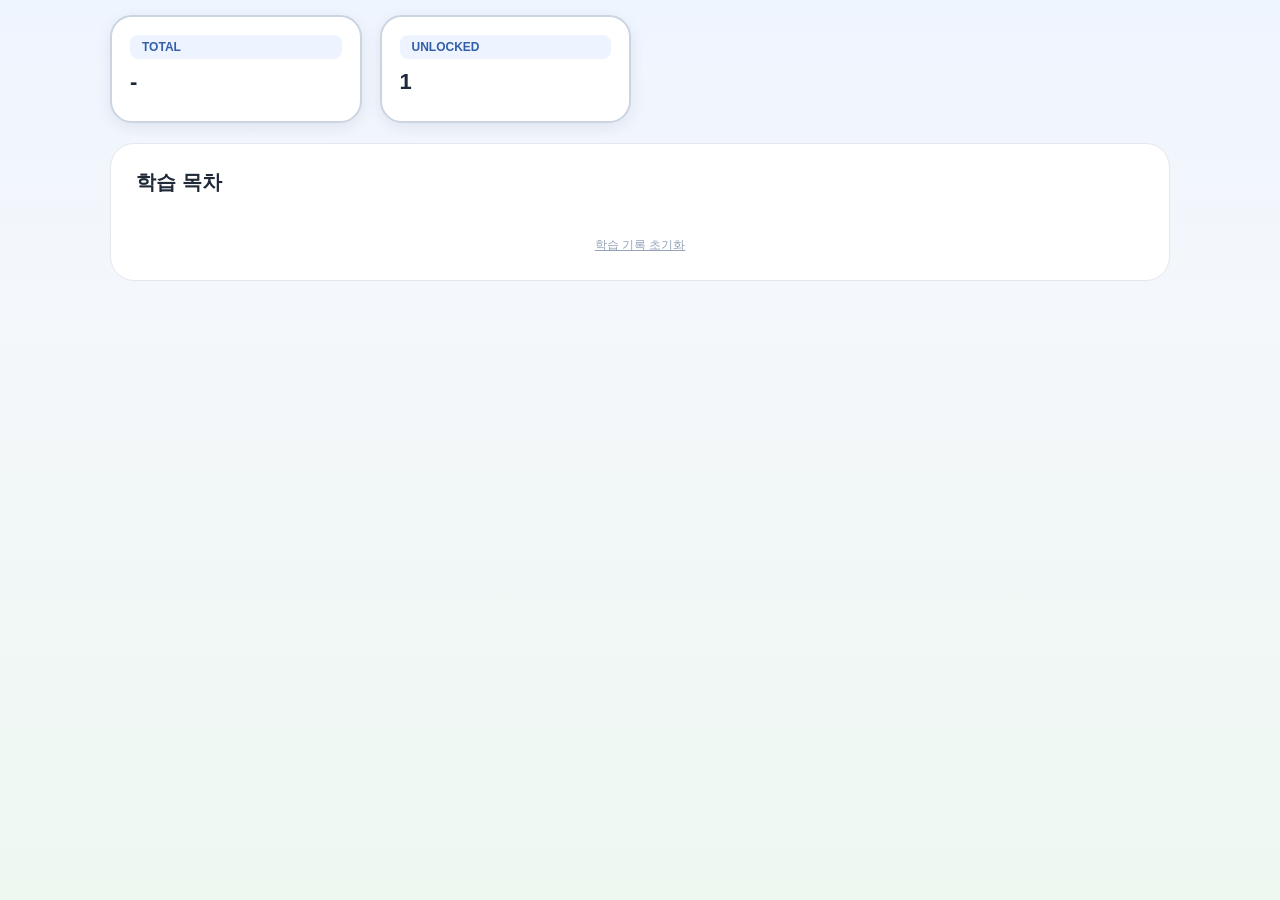
<file: index.html>
<!DOCTYPE html>
<html lang="ko">
<head>
    <meta charset="UTF-8">
    <meta name="viewport" content="width=device-width, initial-scale=1.0, maximum-scale=1.0, user-scalable=no">
    <title>Listening Academy - 보카엔딩</title>
    
    <link rel="stylesheet" href="global.css">
    <style>
        /* [기존 UI 스타일 유지] */
        .progress-pill { display:inline-flex; align-items:center; background:#eef4ff; color:#2f5da8; border-radius:999px; padding:6px 14px; font-size:13px; font-weight:700; }
        .link-back { color: #64748b; text-decoration: none; font-size: 13px; font-weight: 800; padding: 8px 14px; border: 1px solid #e2e8f0; border-radius: 10px; background: #fff; transition: 0.2s; }
        
        .progress-bar-wrap { width: 100%; height: 12px; background: #e2e8f0; border-radius: 999px; overflow: hidden; margin: 15px 0 20px 0; }
        .progress-bar { height: 100%; width: 0%; background: #448aff; transition: width 0.4s ease; }

        .control-row { display:flex; gap:8px; margin-bottom:15px; }
        #playBtn, #checkBtn { border:none; border-radius:12px; padding:12px; font-weight:800; font-size:16px; cursor:pointer; transition: all 0.2s ease; outline:none; }
        
        #playBtn { flex:1.2; background:#ff9800; color:#fff; min-width: 100px; }
        #playBtn:hover:not(:disabled) { filter: brightness(1.1); transform: translateY(-1px); }
        #playBtn:disabled { background: #e2e8f0; color: #94a3b8; cursor: not-allowed; transform: none; }

        #checkBtn { flex:1.2; background:#4caf50; color:#fff; }
        #checkBtn:hover { filter: brightness(1.1); transform: translateY(-1px); }

        #speedControl { flex:0.8; border:1.5px solid #cbd5e1; border-radius:12px; padding:0 8px; font-weight:800; outline:none; background:#fff; text-align:center; font-size:15px; }

        .question-card { background:#fff; border:1px solid #e5e7eb; border-radius:24px; padding:22px; box-shadow: 0 10px 25px rgba(0,0,0,0.05); }
        #stepLabel { display:inline-block; padding:5px 12px; border-radius:8px; background:#fff4e8; color:#f97316; font-size:12px; font-weight:800; margin-bottom:12px; }
        #meaningBox { padding:18px; background:#eef6ff; border:1px solid #cfe1ff; border-radius:16px; text-align:center; font-weight:800; font-size:17px; color:#1565c0; margin-bottom:15px; }

        .drop-zone { min-height:120px; border:2px dashed #93c5fd; border-radius:18px; display:flex; flex-wrap:wrap; gap:10px; padding:14px; margin-bottom:15px; background:#fff; align-content: flex-start; }
        .word-bank { display:flex; flex-wrap:wrap; gap:10px; justify-content:center; }
        .word-btn { padding:11px 16px; font-size:15px; border-radius:10px; background:#448aff; color:#fff; border:none; font-weight:800; cursor:pointer; box-shadow: 0 4px 10px rgba(68,138,255,0.3); transition: all 0.2s ease; }
        .word-btn:hover { transform: translateY(-4px); box-shadow: 0 8px 18px rgba(68,138,255,0.4); }

        .type-input { width:100%; min-height:80px; padding:15px; font-size:18px; border:2px solid #bfdbfe; border-radius:18px; outline:none; resize:none; font-family:inherit; overflow:hidden; }

        .grid-container { display:grid; grid-template-columns: repeat(auto-fill, minmax(75px, 1fr)); gap:12px; }
        .stage-btn { aspect-ratio:1; border-radius:15px; border:none; font-weight:800; font-size:18px; cursor:pointer; transition: all 0.2s ease; }
        .stage-completed { background: #4caf50; color: #fff; }
        .stage-current { background: #448aff; color: #fff; box-shadow: 0 4px 12px rgba(68,138,255,0.3); }
        .stage-locked { background: #f1f5f9; color: #cbd5e1; cursor: not-allowed; }

        @media (max-width: 640px) {
            .grid-container { grid-template-columns: repeat(4, 1fr) !important; gap: 8px !important; }
            .stage-btn { font-size: 16px !important; border-radius: 12px !important; }
        }
    </style>
</head>

<body>
    <div class="wrap">
        <div id="menuView">
            <div class="unit-grid" style="margin-bottom:20px;">
                <div class="unit-card" style="min-height:90px; padding:18px;"><span class="badge">TOTAL</span><div class="unit-title" id="totalCountText">-</div></div>
                <div class="unit-card" style="min-height:90px; padding:18px;"><span class="badge">UNLOCKED</span><div class="unit-title" id="unlockedText">1</div></div>
            </div>
            <div class="panel" style="background:#fff; padding:25px; border-radius:24px; border:1px solid #e5e7eb;">
                <h2 style="margin:0 0 15px 0; font-size:20px; font-weight:800;">학습 목차</h2>
                <div id="stageGrid" class="grid-container"></div>
                <button id="resetProgressBtn" style="margin-top:25px; width:100%; background:none; border:none; color:#94a3b8; text-decoration:underline; font-size:12px; cursor:pointer;">학습 기록 초기화</button>
            </div>
        </div>

        <div id="gameView" style="display:none;">
            <div style="display:flex; justify-content:space-between; align-items:center; margin-bottom:12px;">
                <div class="progress-pill" id="progressText">1 / 179</div>
                <a href="javascript:void(0)" onclick="location.reload()" class="link-back">목차로 돌아가기</a>
            </div>
            <div class="progress-bar-wrap"><div id="progressBar" class="progress-bar"></div></div>
            <div class="control-row">
                <button id="playBtn">🔊 듣기</button>
                <select id="speedControl">
                    <option value="0.8">0.8x</option>
                    <option value="1.0" selected>1.0x</option>
                    <option value="1.2">1.2x</option>
                </select>
                <button id="checkBtn">제출</button>
            </div>
            <div class="question-card">
                <div id="stepLabel">Step 1</div>
                <div id="meaningBox" style="display:none;"></div>
                <div id="contentArea">
                    <div id="step1Area">
                        <div id="answerArea" class="drop-zone"></div>
                        <div id="wordBank" class="word-bank"></div>
                    </div>
                    <div id="step2Area" style="display:none;">
                        <textarea id="typeInput" class="type-input" placeholder="입력하세요..." spellcheck="false"></textarea>
                    </div>
                </div>
            </div>
        </div>
    </div>

    <script type="module">
        import { supabase, initHeader, showAlert, initSecurity } from './global.js';
        import { db } from './data-listening.js';

        let maxUnlockedIndex = 0;
        let currentIndex = 0;
        let currentStep = 1;
        let currentSentence = '';
        const audio = new Audio();

        const menuView = document.getElementById('menuView');
        const gameView = document.getElementById('gameView');
        const stageGrid = document.getElementById('stageGrid');
        const typeInput = document.getElementById('typeInput');
        const meaningBox = document.getElementById('meaningBox');
        const progressBar = document.getElementById('progressBar');
        const playBtn = document.getElementById('playBtn');

        async function init() {
            await initHeader('듣기 학습관');
            initSecurity(typeInput);
            const { data: { user } } = await supabase.auth.getUser();
            if (!user) { location.href = 'login.html'; return; }
            const { data } = await supabase.from('listening_progress').select('max_index').eq('user_id', user.id).maybeSingle();
            maxUnlockedIndex = data?.max_index || 0;
            renderMenu();
        }

        // [긴급 수정] 데이터베이스 구조에 맞게 저장 로직 복구
async function saveProgress(value) {
    try {
        const { data: { user } } = await supabase.auth.getUser();
        if (!user) return false;

        const userId = user.id;
        const now = new Date().toISOString();
        const newMaxVal = Math.max(maxUnlockedIndex, value);

        // 1. 기존 데이터 조회 (reached_at 컬럼 유지를 위해 필요)
        const { data: existingRow, error: fetchError } = await supabase
            .from('listening_progress')
            .select('max_index, reached_at')
            .eq('user_id', userId)
            .maybeSingle();

        if (fetchError) {
            console.error("기존 진도 조회 실패:", fetchError);
            return false;
        }

        const existingMax = existingRow ? Number(existingRow.max_index) : -1;

        // 2. 저장할 데이터 구성 (기존 테이블 컬럼명 정확히 일치)
        const payload = {
            user_id: userId,
            max_index: Math.max(existingMax, newMaxVal),
            last_studied_at: now,
            reached_at: (!existingRow || existingMax < newMaxVal) ? now : existingRow.reached_at
        };

        // 3. 서버 저장 (onConflict 옵션을 명시해야 서버에서 허용함)
        const { error: upsertError } = await supabase
            .from('listening_progress')
            .upsert(payload, { onConflict: 'user_id' });

        if (upsertError) {
            console.error("Upsert 오류:", upsertError);
            return false;
        }

        maxUnlockedIndex = payload.max_index;
        return true;
    } catch (err) {
        console.error("예상치 못한 오류:", err);
        return false;
    }
}
        function renderMenu() {
            stageGrid.innerHTML = '';
            document.getElementById('totalCountText').innerText = db.length;
            document.getElementById('unlockedText').innerText = maxUnlockedIndex + 1;
            for (let i = 0; i < db.length; i++) {
                const btn = document.createElement('button');
                btn.innerText = i + 1;
                if (i < maxUnlockedIndex) { btn.className = 'stage-btn stage-completed'; btn.onclick = () => startGame(i, 1); }
                else if (i === maxUnlockedIndex) { btn.className = 'stage-btn stage-current'; btn.onclick = () => startGame(i, 1); }
                else { btn.className = 'stage-btn stage-locked'; btn.innerText = '🔒'; }
                stageGrid.appendChild(btn);
            }
        }

        function startGame(idx, step) {
            currentIndex = idx; currentStep = step;
            currentSentence = db[idx].en;
            menuView.style.display = 'none';
            gameView.style.display = 'block';
            document.getElementById('progressText').innerText = `${idx + 1} / ${db.length}`;
            progressBar.style.width = ((idx + 1) / db.length * 100) + '%';
            meaningBox.innerText = db[idx].ko;
            const labels = ["", "Step 1. 듣고 배열하기", "Step 2. 듣고 타이핑하기", "Step 3. 뜻 보고 배열하기 (영작)", "Step 4. 뜻 보고 타이핑하기 (영작)"];
            document.getElementById('stepLabel').innerText = labels[step];
            
            meaningBox.style.display = (step >= 3) ? 'block' : 'none';
            playBtn.disabled = (step >= 3);
            
            const isTyping = (step === 2 || step === 4);
            document.getElementById('step1Area').style.display = isTyping ? 'none' : 'block';
            document.getElementById('step2Area').style.display = isTyping ? 'block' : 'none';
            if (!isTyping) renderWords();
            else { typeInput.value = ''; setTimeout(() => typeInput.focus(), 200); }
            
            audio.src = db[idx].audioUrl;
            playBtn.innerHTML = '🔊 듣기';
            if(step <= 2) toggleAudio(true);
        }

        function renderWords() {
            const answerArea = document.getElementById('answerArea');
            const wordBank = document.getElementById('wordBank');
            answerArea.innerHTML = ''; wordBank.innerHTML = '';
            const words = [...currentSentence.split(' ')].sort(() => Math.random() - 0.5);
            words.forEach(w => {
                const b = document.createElement('button');
                b.className = 'word-btn'; b.innerText = w;
                b.onclick = () => { if (b.parentElement === wordBank) answerArea.appendChild(b); else wordBank.appendChild(b); };
                wordBank.appendChild(b);
            });
        }

        async function checkAnswer() {
            let userAns = (currentStep === 1 || currentStep === 3) 
                ? Array.from(document.getElementById('answerArea').children).map(b => b.innerText).join(' ')
                : typeInput.value.trim();
            const clean = (s) => s.toLowerCase().replace(/[^a-z0-9\s]/g, '').replace(/\s+/g, ' ').trim();
            
            if (clean(userAns) === clean(currentSentence)) {
                audio.pause();
                if (currentStep < 4) {
                    showAlert('정답입니다!', '다음 단계로 진행합니다.', false, () => startGame(currentIndex, currentStep + 1));
                } else {
                    // [핵심] 저장 시도 및 결과 확인
                    const isSaved = await saveProgress(currentIndex + 1);
                    if (isSaved) {
                        showAlert('성공!', '미션 완료!', false, () => {
                            if (currentIndex + 1 < db.length) startGame(currentIndex + 1, 1);
                            else location.reload();
                        });
                    } else {
                        // 저장 실패 시: 사용자를 붙잡아두고 재시도 버튼 제공
                        showAlert('저장 실패', '서버에 진도를 저장하지 못했습니다. 다시 시도할까요?', true, () => checkAnswer());
                    }
                }
            } else showAlert('오답', '다시 확인해 보세요.', true);
        }

        function toggleAudio(forcePlay = false) {
            if (currentStep >= 3) return;
            audio.playbackRate = parseFloat(document.getElementById('speedControl').value);
            if (forcePlay || audio.paused) { audio.play().catch(e => {}); playBtn.innerHTML = '⏸ 중단'; }
            else { audio.pause(); playBtn.innerHTML = '🔊 듣기'; }
        }

        audio.onended = () => { playBtn.innerHTML = '🔊 듣기'; };
        playBtn.onclick = () => toggleAudio();
        document.getElementById('checkBtn').onclick = checkAnswer;
        
        window.addEventListener('keydown', (e) => {
            if (e.key === 'Enter') {
                const modal = document.getElementById('globalModal');
                if (modal && modal.style.display === 'flex') { e.preventDefault(); document.getElementById('gYes').click(); }
                else if (gameView.style.display === 'block') { e.preventDefault(); checkAnswer(); }
            }
        });

        init();
    </script>
</body>
</html>
</file>
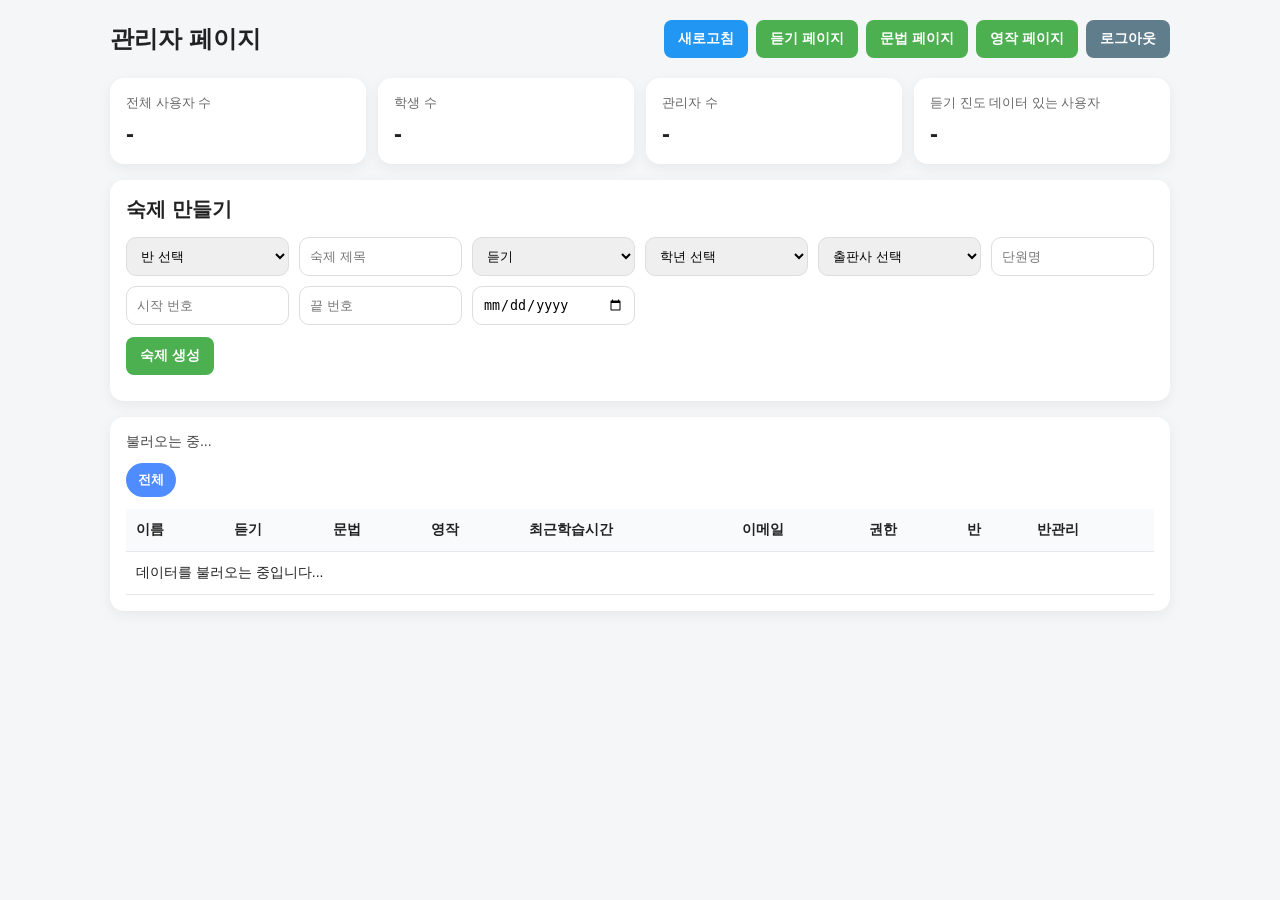
<file: admin.html>
<!DOCTYPE html>
<html lang="ko">
<head>
<meta charset="UTF-8" />
<meta name="viewport" content="width=device-width, initial-scale=1.0" />
<title>관리자 페이지</title>
<style>
* { box-sizing: border-box; }

body {
  margin: 0;
  font-family: Arial, sans-serif;
  background: #f4f6f8;
  color: #222;
}

.wrap {
  max-width: 1100px;
  margin: 0 auto;
  padding: 20px;
}

.topbar {
  display: flex;
  justify-content: space-between;
  align-items: center;
  gap: 10px;
  margin-bottom: 20px;
  flex-wrap: wrap;
}

h1 {
  margin: 0;
  font-size: 24px;
}

.btns {
  display: flex;
  gap: 8px;
  flex-wrap: wrap;
}

button {
  border: none;
  border-radius: 8px;
  padding: 10px 14px;
  font-size: 14px;
  font-weight: bold;
  cursor: pointer;
}

.refresh-btn { background: #2196f3; color: white; }
.logout-btn { background: #607d8b; color: white; }
.home-btn { background: #4caf50; color: white; }

.card {
  background: white;
  border-radius: 14px;
  padding: 16px;
  box-shadow: 0 4px 14px rgba(0,0,0,0.06);
  margin-bottom: 16px;
}

.summary {
  display: grid;
  grid-template-columns: repeat(auto-fit, minmax(180px, 1fr));
  gap: 12px;
  margin-bottom: 16px;
}

.summary .item {
  background: white;
  border-radius: 14px;
  padding: 16px;
  box-shadow: 0 4px 14px rgba(0,0,0,0.06);
}

.summary .label {
  font-size: 13px;
  color: #666;
  margin-bottom: 8px;
}

.summary .value {
  font-size: 24px;
  font-weight: bold;
}

.status {
  margin-bottom: 12px;
  font-size: 14px;
  color: #444;
}

.table-wrap {
  overflow-x: auto;
}

table {
  width: 100%;
  border-collapse: collapse;
  min-width: 980px;
  background: white;
}

th, td {
  padding: 12px 10px;
  border-bottom: 1px solid #e5e7eb;
  text-align: left;
  font-size: 14px;
  vertical-align: middle;
}

th {
  background: #f8fafc;
  position: sticky;
  top: 0;
  z-index: 1;
}

.badge {
  display: inline-block;
  padding: 4px 8px;
  border-radius: 999px;
  font-size: 12px;
  font-weight: bold;
}

.badge-admin {
  background: #fff3cd;
  color: #8a6d3b;
}

.badge-student {
  background: #e3f2fd;
  color: #1565c0;
}

.muted {
  color: #888;
  font-size: 12px;
  margin-top: 4px;
}

.cell-compact {
  white-space: nowrap;
}

.input-mini {
  width: 90px;
  padding: 4px;
  font-size: 12px;
}

.save-mini-btn {
  margin-top: 4px;
  font-size: 11px;
  padding: 4px 6px;
  cursor: pointer;
}

@media (max-width: 700px) {
  .wrap {
    padding: 14px;
  }
}
</style>
</head>
<body>
<div class="wrap">
  <div class="topbar">
    <h1>관리자 페이지</h1>
    <div class="btns">
      <button class="refresh-btn" id="refreshBtn">새로고침</button>
      <button class="home-btn" id="homeBtn">듣기 페이지</button>
      <button class="home-btn" id="grammarBtn">문법 페이지</button>
      <button class="home-btn" id="writingBtn">영작 페이지</button>
      <button class="logout-btn" id="logoutBtn">로그아웃</button>
    </div>
  </div>

  <div class="summary">
    <div class="item">
      <div class="label">전체 사용자 수</div>
      <div class="value" id="totalUsers">-</div>
    </div>
    <div class="item">
      <div class="label">학생 수</div>
      <div class="value" id="totalStudents">-</div>
    </div>
    <div class="item">
      <div class="label">관리자 수</div>
      <div class="value" id="totalAdmins">-</div>
    </div>
    <div class="item">
      <div class="label">듣기 진도 데이터 있는 사용자</div>
      <div class="value" id="totalProgressUsers">-</div>
    </div>
  </div>

  <div class="card">
    <h2 style="margin:0 0 14px 0; font-size:20px;">숙제 만들기</h2>

    <div style="display:grid; grid-template-columns:repeat(auto-fit, minmax(160px, 1fr)); gap:10px;">
      <select id="assignmentClass" style="padding:10px; border:1px solid #ddd; border-radius:10px;">
        <option value="">반 선택</option>
      </select>

      <input id="assignmentTitle" type="text" placeholder="숙제 제목" style="padding:10px; border:1px solid #ddd; border-radius:10px;" />

      <select id="assignmentCategory" style="padding:10px; border:1px solid #ddd; border-radius:10px;">
        <option value="listening">듣기</option>
        <option value="grammar">문법</option>
        <option value="writing">영작</option>
        <option value="exam">시험대비</option>
      </select>

      <select id="assignmentGrade" style="padding:10px; border:1px solid #ddd; border-radius:10px;">
        <option value="">학년 선택</option>
        <option value="중1">중1</option>
        <option value="중2">중2</option>
        <option value="중3">중3</option>
        <option value="고1">고1</option>
        <option value="고2">고2</option>
        <option value="고3">고3</option>
      </select>

      <select id="assignmentPublisher" style="padding:10px; border:1px solid #ddd; border-radius:10px;">
        <option value="">출판사 선택</option>
        <option value="천재">천재</option>
        <option value="비상">비상</option>
        <option value="동아">동아</option>
        <option value="미래엔">미래엔</option>
        <option value="능률">능률</option>
        <option value="YBM">YBM</option>
      </select>

      <input id="assignmentUnit" type="text" placeholder="단원명" style="padding:10px; border:1px solid #ddd; border-radius:10px;" />
      <input id="assignmentStartIndex" type="number" placeholder="시작 번호" style="padding:10px; border:1px solid #ddd; border-radius:10px;" />
      <input id="assignmentEndIndex" type="number" placeholder="끝 번호" style="padding:10px; border:1px solid #ddd; border-radius:10px;" />
      <input id="assignmentDueDate" type="date" style="padding:10px; border:1px solid #ddd; border-radius:10px;" />
    </div>

    <div style="margin-top:12px;">
      <button id="createAssignmentBtn" class="home-btn">숙제 생성</button>
    </div>

    <div id="assignmentCreateStatus" style="margin-top:10px; font-size:14px; color:#444;"></div>
  </div>

  <div class="card">
    <div class="status" id="status">불러오는 중...</div>

    <div id="classFilterWrap" style="display:flex; gap:8px; flex-wrap:wrap; margin-bottom:12px;">
      <button id="classAllBtn" type="button" style="border:none; border-radius:999px; padding:8px 12px; font-size:13px; font-weight:bold; cursor:pointer; background:#4f8cff; color:white;">전체</button>
    </div>

    <div class="table-wrap">
      <table>
        <thead>
          <tr>
            <th>이름</th>
            <th>듣기</th>
            <th>문법</th>
            <th>영작</th>
            <th>최근학습시간</th>
            <th>이메일</th>
            <th>권한</th>
            <th>반</th>
            <th>반관리</th>
          </tr>
        </thead>
        <tbody id="studentTableBody">
          <tr>
            <td colspan="9">데이터를 불러오는 중입니다...</td>
          </tr>
        </tbody>
      </table>
    </div>
  </div>
</div>

<script type="module">
import { createClient } from 'https://esm.sh/@supabase/supabase-js@2';

const supabase = createClient(
  'https://uuzhdxangctewuklvmlv.supabase.co',
  'sb_publishable_vv0I9z-5PnmOabrpVspufQ_ABmB_F-F'
);

const TOTAL_SENTENCES = 177;
const TOTAL_GRAMMAR_TOPICS = 176;

const statusEl = document.getElementById('status');
const tbody = document.getElementById('studentTableBody');
const classFilterWrap = document.getElementById('classFilterWrap');

let selectedClassName = '전체';
let allProfiles = [];
let allProgressMap = new Map();
let grammarMap = new Map();
let writingMap = new Map();

const totalUsersEl = document.getElementById('totalUsers');
const totalStudentsEl = document.getElementById('totalStudents');
const totalAdminsEl = document.getElementById('totalAdmins');
const totalProgressUsersEl = document.getElementById('totalProgressUsers');
const assignmentClassEl = document.getElementById('assignmentClass');

const createAssignmentBtn = document.getElementById('createAssignmentBtn');
const assignmentCreateStatusEl = document.getElementById('assignmentCreateStatus');

const assignmentTitleEl = document.getElementById('assignmentTitle');
const assignmentCategoryEl = document.getElementById('assignmentCategory');
const assignmentGradeEl = document.getElementById('assignmentGrade');
const assignmentPublisherEl = document.getElementById('assignmentPublisher');
const assignmentUnitEl = document.getElementById('assignmentUnit');
const assignmentStartIndexEl = document.getElementById('assignmentStartIndex');
const assignmentEndIndexEl = document.getElementById('assignmentEndIndex');
const assignmentDueDateEl = document.getElementById('assignmentDueDate');

document.getElementById('refreshBtn').addEventListener('click', loadAdminPage);
document.getElementById('homeBtn').addEventListener('click', () => {
  location.href = 'index.html';
});
document.getElementById('grammarBtn').addEventListener('click', () => {
  location.href = 'grammar.html';
});
document.getElementById('writingBtn').addEventListener('click', () => {
  location.href = 'writing.html';
});
document.getElementById('logoutBtn').addEventListener('click', async () => {
  await supabase.auth.signOut();
  location.href = 'login.html';
});

function escapeHtml(value) {
  return String(value ?? '')
    .replaceAll('&', '&amp;')
    .replaceAll('<', '&lt;')
    .replaceAll('>', '&gt;')
    .replaceAll('"', '&quot;')
    .replaceAll("'", '&#039;');
}

function formatDate(value) {
  if (!value) return '-';
  const d = new Date(value);
  if (Number.isNaN(d.getTime())) return value;
  return d.toLocaleString('ko-KR');
}

function calcProgress(maxIndex) {
  const safe = Number(maxIndex);

  if (!Number.isFinite(safe) || safe < 0) {
    return {
      completed: 0,
      percent: 0,
      text: `0 / ${TOTAL_SENTENCES}`
    };
  }

  const completed = Math.min(safe, TOTAL_SENTENCES);
  const percent = Math.min((completed / TOTAL_SENTENCES) * 100, 100);

  return {
    completed,
    percent,
    text: `${completed} / ${TOTAL_SENTENCES}`
  };
}

function getGrammarPartKeyFromLabel(unitLabel) {
  const label = String(unitLabel || '').toLowerCase();

  if (label.includes('part 3') || label.includes('part3')) return 'part3';
  if (label.includes('part 2') || label.includes('part2')) return 'part2';
  return 'part1';
}

function calcGrammarProgress(grammarRow) {
  const topics = grammarRow?.completed_topics || {};
  const unitLabel = grammarRow?.unit_label || '-';
  const total = Number(grammarRow?.unit_total_count ?? 0);
  const fallbackCompleted = Number(grammarRow?.completed_topic_count ?? 0);
  const targetPartKey = getGrammarPartKeyFromLabel(unitLabel);

  let completed = 0;

  for (const [key, value] of Object.entries(topics)) {
    if (!value?.completed) continue;

    const normalizedKey = String(key);

    if (normalizedKey.startsWith('part1-') && targetPartKey === 'part1') {
      completed++;
      continue;
    }

    if (normalizedKey.startsWith('part2-') && targetPartKey === 'part2') {
      completed++;
      continue;
    }

    if (normalizedKey.startsWith('part3-') && targetPartKey === 'part3') {
      completed++;
      continue;
    }
  }

  if (completed <= 0 && Number.isFinite(fallbackCompleted) && fallbackCompleted > 0) {
    completed = fallbackCompleted;
  }

  if (!Number.isFinite(total) || total <= 0) {
    return {
      completed: Math.max(0, completed),
      total: 0,
      text: completed > 0 ? `${completed}` : '-',
      unitLabel
    };
  }

  const safeCompleted = Math.min(Math.max(0, completed), total);

  return {
    completed: safeCompleted,
    total,
    text: `${safeCompleted} / ${total}`,
    unitLabel
  };
}
  

function calcWritingProgress(writingRow) {
  const completed = Number(writingRow?.completed_count ?? 0);
  const total = Number(writingRow?.unit_total_count ?? 0);
  const unitLabel = writingRow?.unit_label || '-';

  if (!Number.isFinite(completed) || completed < 0 || !Number.isFinite(total) || total <= 0) {
    return {
      completed: 0,
      total: 0,
      text: '-',
      unitLabel
    };
  }

  const safeCompleted = Math.min(completed, total);

  return {
    completed: safeCompleted,
    total,
    text: `${safeCompleted} / ${total}`,
    unitLabel
  };
}

function getLatestStudyTime(progressRow, grammarRow, writingRow) {
  const listeningTime = progressRow?.last_studied_at
    ? new Date(progressRow.last_studied_at).getTime()
    : 0;

  const grammarTime = grammarRow?.last_studied_at
    ? new Date(grammarRow.last_studied_at).getTime()
    : 0;

  const writingTime = writingRow?.last_completed_at
    ? new Date(writingRow.last_completed_at).getTime()
    : 0;

  let lastStudiedAt = null;
  let latestTime = 0;

  if (listeningTime > latestTime) {
    latestTime = listeningTime;
    lastStudiedAt = progressRow?.last_studied_at || null;
  }

  if (grammarTime > latestTime) {
    latestTime = grammarTime;
    lastStudiedAt = grammarRow?.last_studied_at || null;
  }

  if (writingTime > latestTime) {
    latestTime = writingTime;
    lastStudiedAt = writingRow?.last_completed_at || null;
  }

  return lastStudiedAt;
}

function getRoleBadge(role) {
  if (role === 'admin') {
    return '<span class="badge badge-admin">admin</span>';
  }
  return '<span class="badge badge-student">student</span>';
}

function renderClassFilters(profiles) {
  const classNames = [...new Set(
    (profiles || [])
      .map(p => (p.class_name || '').trim())
      .filter(Boolean)
  )].sort((a, b) => a.localeCompare(b, 'ko'));

  classFilterWrap.innerHTML = '';

  if (assignmentClassEl) {
    assignmentClassEl.innerHTML = '<option value="">반 선택</option>';
    for (const className of classNames) {
      const option = document.createElement('option');
      option.value = className;
      option.textContent = className;
      assignmentClassEl.appendChild(option);
    }
  }

  const allBtn = document.createElement('button');
  allBtn.type = 'button';
  allBtn.textContent = '전체';
  allBtn.style.border = 'none';
  allBtn.style.borderRadius = '999px';
  allBtn.style.padding = '8px 12px';
  allBtn.style.fontSize = '13px';
  allBtn.style.fontWeight = 'bold';
  allBtn.style.cursor = 'pointer';
  allBtn.style.background = selectedClassName === '전체' ? '#4f8cff' : '#e5e7eb';
  allBtn.style.color = selectedClassName === '전체' ? 'white' : '#333';
  allBtn.onclick = () => {
    selectedClassName = '전체';
    renderTable();
    renderClassFilters(allProfiles);
  };
  classFilterWrap.appendChild(allBtn);

  for (const className of classNames) {
    const btn = document.createElement('button');
    btn.type = 'button';
    btn.textContent = className;
    btn.style.border = 'none';
    btn.style.borderRadius = '999px';
    btn.style.padding = '8px 12px';
    btn.style.fontSize = '13px';
    btn.style.fontWeight = 'bold';
    btn.style.cursor = 'pointer';
    btn.style.background = selectedClassName === className ? '#4caf50' : '#e5e7eb';
    btn.style.color = selectedClassName === className ? 'white' : '#333';
    btn.onclick = () => {
      selectedClassName = className;
      renderTable();
      renderClassFilters(allProfiles);
    };
    classFilterWrap.appendChild(btn);
  }
}

function renderTable() {
  const filteredProfiles = (allProfiles || []).filter(profile => {
    if (selectedClassName === '전체') return true;
    return (profile.class_name || '') === selectedClassName;
  });

  if (!filteredProfiles.length) {
    tbody.innerHTML = '<tr><td colspan="9">해당 반의 학생이 없습니다.</td></tr>';
    statusEl.textContent =
      selectedClassName === '전체'
        ? '표시할 사용자 데이터가 없습니다.'
        : `${selectedClassName} 반 학생이 없습니다.`;
    return;
  }

  const rowsHtml = filteredProfiles.map(profile => {
    const progressRow = allProgressMap.get(profile.user_id);
    const progressInfo = calcProgress(progressRow?.max_index);

    const grammarRow = grammarMap.get(profile.user_id);
    const grammarInfo = calcGrammarProgress(grammarRow);

    const writingRow = writingMap.get(profile.user_id);
    const writingInfo = calcWritingProgress(writingRow);

    const lastStudiedAt = getLatestStudyTime(progressRow, grammarRow, writingRow);

    return `
      <tr>
        <td>${escapeHtml(profile.name || '-')}</td>
        <td class="cell-compact">${escapeHtml(progressInfo.text)}</td>
        <td>
  ${escapeHtml(grammarInfo.text)}
  ${grammarInfo.unitLabel && grammarInfo.unitLabel !== '-'
    ? `<div class="muted">${escapeHtml(grammarInfo.unitLabel)}</div>`
    : ''
  }
</td>
        <td>
          ${escapeHtml(writingInfo.text)}
          ${writingInfo.unitLabel && writingInfo.unitLabel !== '-' ? `<div class="muted">${escapeHtml(writingInfo.unitLabel)}</div>` : ''}
        </td>
        <td>${escapeHtml(formatDate(lastStudiedAt))}</td>
        <td>${escapeHtml(profile.email || '-')}</td>
        <td>${getRoleBadge(profile.role)}</td>
        <td>${escapeHtml(profile.class_name || '-')}</td>
        <td>
          <input
            type="text"
            value="${escapeHtml(profile.class_name || '')}"
            id="class-${profile.user_id}"
            class="input-mini"
          />
          <button
            class="save-class-btn save-mini-btn"
            data-user-id="${profile.user_id}"
          >
            저장
          </button>
        </td>
      </tr>
    `;
  }).join('');

  tbody.innerHTML = rowsHtml;

  tbody.querySelectorAll('.save-class-btn').forEach(btn => {
    btn.addEventListener('click', () => {
      const userId = btn.dataset.userId;
      updateClassName(userId);
    });
  });

  const shownCount = filteredProfiles.length;
  statusEl.textContent =
    selectedClassName === '전체'
      ? `총 ${allProfiles.length}명의 사용자 데이터를 불러왔습니다.`
      : `${selectedClassName} 반 학생 ${shownCount}명을 표시하고 있습니다.`;
}

async function updateClassName(userId) {
  const input = document.getElementById(`class-${userId}`);
  if (!input) return;

  const newClassName = input.value.trim();

  const { error } = await supabase
    .from('profiles')
    .update({
      class_name: newClassName || null
    })
    .eq('user_id', userId);

  if (error) {
    console.error('반 수정 실패:', error);
    alert('반 수정 실패: ' + error.message);
    return;
  }

  const target = allProfiles.find(p => p.user_id === userId);
  if (target) {
    target.class_name = newClassName || null;
  }

  renderClassFilters(allProfiles);
  renderTable();
  alert('반이 저장되었습니다.');
}

function setAssignmentStatus(text, isError = false) {
  assignmentCreateStatusEl.textContent = text;
  assignmentCreateStatusEl.style.color = isError ? '#ef4444' : '#16a34a';
}

function resetAssignmentForm() {
  assignmentClassEl.value = '';
  assignmentTitleEl.value = '';
  assignmentCategoryEl.value = 'listening';
  assignmentGradeEl.value = '';
  assignmentPublisherEl.value = '';
  assignmentUnitEl.value = '';
  assignmentStartIndexEl.value = '';
  assignmentEndIndexEl.value = '';
  assignmentDueDateEl.value = '';
}

async function createAssignment() {
  const adminUser = await requireAdmin();
  if (!adminUser) return;

  const className = assignmentClassEl.value.trim();
  const title = assignmentTitleEl.value.trim();
  const category = assignmentCategoryEl.value;
  const grade = assignmentGradeEl.value;
  const publisher = assignmentPublisherEl.value;
  const unit = assignmentUnitEl.value.trim();
  const startIndex = Number(assignmentStartIndexEl.value);
  const endIndex = Number(assignmentEndIndexEl.value);
  const dueDate = assignmentDueDateEl.value;

  if (!className) {
    setAssignmentStatus('반을 선택하세요.', true);
    return;
  }

  if (!title) {
    setAssignmentStatus('숙제 제목을 입력하세요.', true);
    return;
  }

  if (!grade) {
    setAssignmentStatus('학년을 선택하세요.', true);
    return;
  }

  if (!publisher) {
    setAssignmentStatus('출판사를 선택하세요.', true);
    return;
  }

  if (!unit) {
    setAssignmentStatus('단원명을 입력하세요.', true);
    return;
  }

  if (!Number.isFinite(startIndex) || !Number.isFinite(endIndex)) {
    setAssignmentStatus('시작 번호와 끝 번호를 입력하세요.', true);
    return;
  }

  if (startIndex <= 0 || endIndex <= 0) {
    setAssignmentStatus('번호는 1 이상이어야 합니다.', true);
    return;
  }

  if (startIndex > endIndex) {
    setAssignmentStatus('시작 번호는 끝 번호보다 클 수 없습니다.', true);
    return;
  }

  if (!dueDate) {
    setAssignmentStatus('마감일을 선택하세요.', true);
    return;
  }

  createAssignmentBtn.disabled = true;
  createAssignmentBtn.textContent = '생성 중...';
  setAssignmentStatus('');

  const payload = {
    class_name: className,
    title,
    category,
    grade,
    publisher,
    unit,
    start_index: startIndex,
    end_index: endIndex,
    due_date: dueDate,
    created_by: adminUser.id
  };

  const { error } = await supabase
    .from('assignments')
    .insert(payload);

  if (error) {
    console.error('숙제 생성 실패:', error);
    setAssignmentStatus('숙제 생성 실패: ' + error.message, true);
    createAssignmentBtn.disabled = false;
    createAssignmentBtn.textContent = '숙제 생성';
    return;
  }

  setAssignmentStatus('숙제가 생성되었습니다.');
  resetAssignmentForm();

  createAssignmentBtn.disabled = false;
  createAssignmentBtn.textContent = '숙제 생성';
}

async function requireAdmin() {
  const { data: authData, error: authError } = await supabase.auth.getUser();

  if (authError || !authData.user) {
    alert('로그인이 필요합니다.');
    location.href = 'login.html';
    return null;
  }

  const user = authData.user;

  const { data: me, error: meError } = await supabase
    .from('profiles')
    .select('user_id, email, name, role')
    .eq('user_id', user.id)
    .single();

  if (meError) {
    alert('내 프로필을 확인할 수 없습니다: ' + meError.message);
    location.href = 'index.html';
    return null;
  }

  if (!me || me.role !== 'admin') {
    alert('관리자만 접근할 수 있습니다.');
    location.href = 'index.html';
    return null;
  }

  return user;
}

async function loadAdminPage() {
  statusEl.textContent = '불러오는 중...';
  tbody.innerHTML = '<tr><td colspan="9">데이터를 불러오는 중입니다...</td></tr>';

  const user = await requireAdmin();
  if (!user) return;

  const { data: profiles, error: profilesError } = await supabase
    .from('profiles')
    .select('id, user_id, email, name, role, class_name, created_at, last_login_at')
    .order('last_login_at', { ascending: false, nullsFirst: false });

  if (profilesError) {
    console.error(profilesError);
    statusEl.textContent = 'profiles 조회 실패';
    tbody.innerHTML = `<tr><td colspan="9">profiles 조회 실패: ${escapeHtml(profilesError.message)}</td></tr>`;
    return;
  }

  const { data: progressRows, error: progressError } = await supabase
    .from('listening_progress')
    .select('id, user_id, max_index, created_at, last_studied_at')
    .order('last_studied_at', { ascending: false, nullsFirst: false });

  const { data: grammarRows, error: grammarError } = await supabase
  .from('grammar_progress')
  .select('user_id, completed_topic_count, completed_topics, unit_total_count, unit_label, last_studied_at')
  .order('last_studied_at', { ascending: false, nullsFirst: false });

  let writingRows = [];
  const writingResult = await supabase
    .from('writing_progress')
    .select('user_id, completed_count, unit_total_count, unit_label, last_completed_at');

  if (writingResult.error) {
    console.warn('writing_progress 조회 실패:', writingResult.error.message);
    writingRows = [];
  } else {
    writingRows = writingResult.data || [];
  }

  if (progressError) {
    console.error(progressError);
    statusEl.textContent = 'listening_progress 조회 실패';
    tbody.innerHTML = `<tr><td colspan="9">progress 조회 실패: ${escapeHtml(progressError.message)}</td></tr>`;
    return;
  }

  if (grammarError) {
    console.error(grammarError);
    statusEl.textContent = 'grammar_progress 조회 실패';
    tbody.innerHTML = `<tr><td colspan="9">grammar_progress 조회 실패: ${escapeHtml(grammarError.message)}</td></tr>`;
    return;
  }

  allProgressMap = new Map();
  for (const row of progressRows || []) {
    if (!allProgressMap.has(row.user_id)) {
      allProgressMap.set(row.user_id, row);
    }
  }

  grammarMap = new Map();
  for (const row of grammarRows || []) {
    grammarMap.set(row.user_id, row);
  }

  writingMap = new Map();
  for (const row of writingRows || []) {
    writingMap.set(row.user_id, row);
  }

  allProfiles = profiles || [];
  renderClassFilters(allProfiles);

  const totalUsers = (profiles || []).length;
  const totalStudents = (profiles || []).filter(x => x.role === 'student').length;
  const totalAdmins = (profiles || []).filter(x => x.role === 'admin').length;
  const totalProgressUsers = allProgressMap.size;

  totalUsersEl.textContent = totalUsers;
  totalStudentsEl.textContent = totalStudents;
  totalAdminsEl.textContent = totalAdmins;
  totalProgressUsersEl.textContent = totalProgressUsers;

  if (!profiles || profiles.length === 0) {
    statusEl.textContent = '사용자 데이터가 없습니다.';
    tbody.innerHTML = '<tr><td colspan="9">등록된 사용자가 없습니다.</td></tr>';
    return;
  }

  renderTable();
}

createAssignmentBtn.addEventListener('click', createAssignment);
loadAdminPage();
</script>
</body>
</html>
</file>
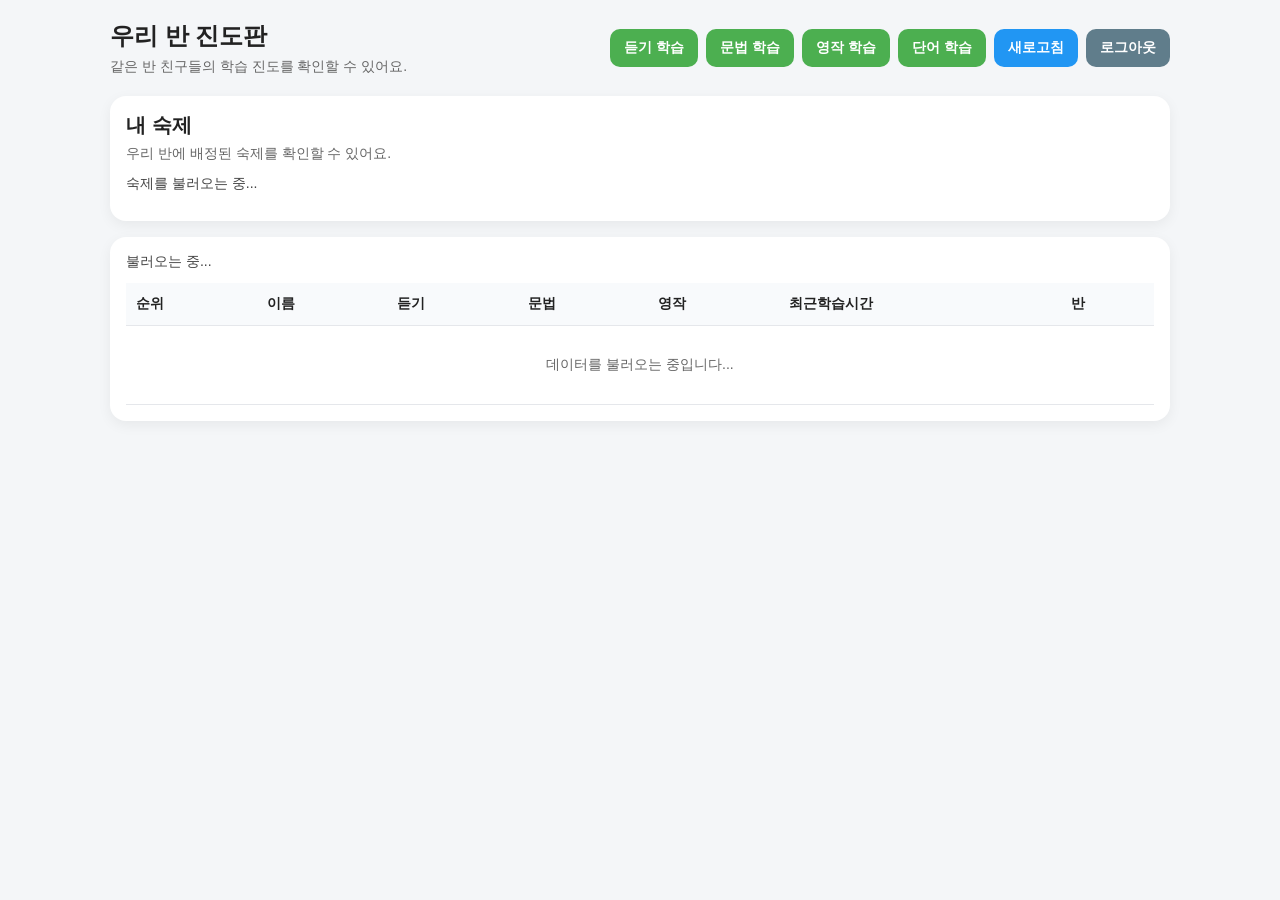
<file: class.html>
<!DOCTYPE html>
<html lang="ko">
<head>
<meta charset="UTF-8" />
<meta name="viewport" content="width=device-width, initial-scale=1.0" />
<title>우리 반 진도판</title>
<style>
* { box-sizing: border-box; }

body {
  margin: 0;
  font-family: Arial, sans-serif;
  background: #f4f6f8;
  color: #222;
}

.wrap {
  max-width: 1100px;
  margin: 0 auto;
  padding: 20px;
}

.topbar {
  display: flex;
  justify-content: space-between;
  align-items: center;
  gap: 10px;
  margin-bottom: 20px;
  flex-wrap: wrap;
}

h1 {
  margin: 0;
  font-size: 24px;
}

.subtext {
  margin-top: 6px;
  font-size: 14px;
  color: #666;
}

.btns {
  display: flex;
  gap: 8px;
  flex-wrap: wrap;
}

button {
  border: none;
  border-radius: 10px;
  padding: 10px 14px;
  font-size: 14px;
  font-weight: bold;
  cursor: pointer;
}

.study-btn {
  background: #4caf50;
  color: white;
}

.refresh-btn {
  background: #2196f3;
  color: white;
}

.logout-btn {
  background: #607d8b;
  color: white;
}

.card {
  background: white;
  border-radius: 16px;
  padding: 16px;
  box-shadow: 0 4px 14px rgba(0,0,0,0.06);
  margin-bottom: 16px;
}

.status {
  margin-bottom: 12px;
  font-size: 14px;
  color: #444;
}

.class-badge {
  display: inline-block;
  padding: 6px 10px;
  border-radius: 999px;
  background: #e8f0ff;
  color: #2459c3;
  font-size: 13px;
  font-weight: bold;
  margin-top: 8px;
}

.table-wrap {
  overflow-x: auto;
}

table {
  width: 100%;
  border-collapse: collapse;
  min-width: 860px;
  background: white;
}

th, td {
  padding: 12px 10px;
  border-bottom: 1px solid #e5e7eb;
  text-align: left;
  font-size: 14px;
  vertical-align: middle;
}

th {
  background: #f8fafc;
  position: sticky;
  top: 0;
  z-index: 1;
}

.rank {
  font-weight: bold;
  font-size: 15px;
}

.me-row {
  background: #f0f9ff;
}

.muted {
  color: #888;
  font-size: 12px;
  margin-top: 4px;
}

.empty {
  text-align: center;
  padding: 30px 10px;
  color: #666;
}

.assignment-list {
  display: grid;
  gap: 12px;
}

.assignment-item {
  border: 1px solid #e5e7eb;
  border-radius: 14px;
  padding: 14px;
  background: #fff;
}

.assignment-top {
  display: flex;
  justify-content: space-between;
  align-items: flex-start;
  gap: 10px;
  margin-bottom: 8px;
  flex-wrap: wrap;
}

.assignment-title {
  font-size: 16px;
  font-weight: bold;
}

.assignment-badge {
  display: inline-block;
  padding: 5px 10px;
  border-radius: 999px;
  background: #eef4ff;
  color: #355ea9;
  font-size: 12px;
  font-weight: bold;
}

.assignment-meta {
  font-size: 14px;
  color: #555;
  line-height: 1.6;
}

.assignment-actions {
  margin-top: 12px;
}

.assignment-btn {
  border: none;
  border-radius: 10px;
  padding: 10px 14px;
  font-size: 14px;
  font-weight: bold;
  cursor: pointer;
  background: #4caf50;
  color: white;
}

@media (max-width: 600px) {
  .wrap {
    padding: 14px;
  }

  h1 {
    font-size: 20px;
  }
}
</style>
</head>
<body>
<div class="wrap">
  <div class="topbar">
    <div>
      <h1>우리 반 진도판</h1>
      <div class="subtext">같은 반 친구들의 학습 진도를 확인할 수 있어요.</div>
      <div id="classBadge" class="class-badge" style="display:none;"></div>
    </div>

    <div class="btns">
  <button id="studyBtn" class="study-btn">듣기 학습</button>
  <button id="grammarBtn" class="study-btn">문법 학습</button>
  <button id="writingBtn" class="study-btn">영작 학습</button>
  <button id="vocabBtn" class="study-btn">단어 학습</button>
  <button id="refreshBtn" class="refresh-btn">새로고침</button>
  <button id="logoutBtn" class="logout-btn">로그아웃</button>
</div>
  </div>

  <div class="card">
    <div style="display:flex; justify-content:space-between; align-items:center; gap:10px; flex-wrap:wrap; margin-bottom:12px;">
      <div>
        <h2 style="margin:0; font-size:20px;">내 숙제</h2>
        <div style="margin-top:6px; font-size:14px; color:#666;">우리 반에 배정된 숙제를 확인할 수 있어요.</div>
      </div>
    </div>

    <div id="assignmentStatus" class="status">숙제를 불러오는 중...</div>
    <div id="assignmentList"></div>
  </div>

  <div class="card">
    <div id="status" class="status">불러오는 중...</div>

    <div class="table-wrap">
      <table>
        <thead>
          <tr>
            <th>순위</th>
            <th>이름</th>
            <th>듣기</th>
            <th>문법</th>
            <th>영작</th>
            <th>최근학습시간</th>
            <th>반</th>
          </tr>
        </thead>
        <tbody id="tableBody">
          <tr>
            <td colspan="7" class="empty">데이터를 불러오는 중입니다...</td>
          </tr>
        </tbody>
      </table>
    </div>
  </div>
</div>

<script type="module">
import { createClient } from 'https://esm.sh/@supabase/supabase-js@2';

const supabase = createClient(
  'https://uuzhdxangctewuklvmlv.supabase.co',
  'sb_publishable_vv0I9z-5PnmOabrpVspufQ_ABmB_F-F'
);

const TOTAL_SENTENCES = 177;
const TOTAL_GRAMMAR_TOPICS = 176;

const statusEl = document.getElementById('status');
const tableBody = document.getElementById('tableBody');
const classBadge = document.getElementById('classBadge');
const assignmentStatusEl = document.getElementById('assignmentStatus');
const assignmentListEl = document.getElementById('assignmentList');

document.getElementById('studyBtn').addEventListener('click', () => {
  location.href = 'index.html';
});

document.getElementById('grammarBtn').addEventListener('click', () => {
  location.href = 'grammar.html';
});

document.getElementById('writingBtn').addEventListener('click', () => {
  location.href = 'writing.html';
});

document.getElementById('vocabBtn').addEventListener('click', () => {
  location.href = 'vocab.html';
});

document.getElementById('refreshBtn').addEventListener('click', () => {
  loadClassPage();
});

document.getElementById('logoutBtn').addEventListener('click', async () => {
  await supabase.auth.signOut();
  location.href = 'login.html';
});

function escapeHtml(value) {
  return String(value ?? '')
    .replaceAll('&', '&amp;')
    .replaceAll('<', '&lt;')
    .replaceAll('>', '&gt;')
    .replaceAll('"', '&quot;')
    .replaceAll("'", '&#039;');
}

function formatDate(value) {
  if (!value) return '-';
  const d = new Date(value);
  if (Number.isNaN(d.getTime())) return value;
  return d.toLocaleString('ko-KR');
}

function calcProgress(maxIndex) {
  const safe = Number(maxIndex);

  if (!Number.isFinite(safe) || safe < 0) {
    return {
      completed: 0,
      percent: 0,
      text: `0 / ${TOTAL_SENTENCES}`
    };
  }

  const completed = Math.min(safe, TOTAL_SENTENCES);
  const percent = Math.min((completed / TOTAL_SENTENCES) * 100, 100);

  return {
    completed,
    percent,
    text: `${completed} / ${TOTAL_SENTENCES}`
  };
}

function getGrammarPartKeyFromLabel(unitLabel) {
  const label = String(unitLabel || '').toLowerCase();

  if (label.includes('part 3') || label.includes('part3')) return 'part3';
  if (label.includes('part 2') || label.includes('part2')) return 'part2';
  return 'part1';
}

function calcGrammarProgress(grammarRow) {
  const topics = grammarRow?.completed_topics || {};
  const unitLabel = grammarRow?.unit_label || '-';
  const total = Number(grammarRow?.unit_total_count ?? 0);
  const fallbackCompleted = Number(grammarRow?.completed_topic_count ?? 0);
  const targetPartKey = getGrammarPartKeyFromLabel(unitLabel);

  let completed = 0;

  for (const [key, value] of Object.entries(topics)) {
    if (!value?.completed) continue;

    const normalizedKey = String(key);

    if (normalizedKey.startsWith('part1-') && targetPartKey === 'part1') {
      completed++;
      continue;
    }

    if (normalizedKey.startsWith('part2-') && targetPartKey === 'part2') {
      completed++;
      continue;
    }

    if (normalizedKey.startsWith('part3-') && targetPartKey === 'part3') {
      completed++;
      continue;
    }
  }

  if (completed <= 0 && Number.isFinite(fallbackCompleted) && fallbackCompleted > 0) {
    completed = fallbackCompleted;
  }

  if (!Number.isFinite(total) || total <= 0) {
    return {
      completed: Math.max(0, completed),
      total: 0,
      text: completed > 0 ? `${completed}` : '-',
      unitLabel
    };
  }

  const safeCompleted = Math.min(Math.max(0, completed), total);

  return {
    completed: safeCompleted,
    total,
    text: `${safeCompleted} / ${total}`,
    unitLabel
  };
}

function calcWritingProgress(writingRow) {
  const completed = Number(writingRow?.completed_count ?? 0);
  const total = Number(writingRow?.unit_total_count ?? 0);
  const unitLabel = writingRow?.unit_label || '-';

  if (!Number.isFinite(completed) || completed < 0) {
    return {
      completed: 0,
      total: Number.isFinite(total) && total > 0 ? total : 0,
      text: '-',
      unitLabel
    };
  }

  if (!Number.isFinite(total) || total <= 0) {
    return {
      completed,
      total: 0,
      text: completed > 0 ? `${completed}` : '-',
      unitLabel
    };
  }

  const safeCompleted = Math.min(completed, total);

  return {
    completed: safeCompleted,
    total,
    text: `${safeCompleted} / ${total}`,
    unitLabel
  };
}

function getLatestStudyTime(progressRow, grammarRow, writingRow) {
  const listeningTime = progressRow?.last_studied_at
    ? new Date(progressRow.last_studied_at).getTime()
    : 0;

  const grammarTime = grammarRow?.last_studied_at
    ? new Date(grammarRow.last_studied_at).getTime()
    : 0;

  const writingTime = writingRow?.last_completed_at
    ? new Date(writingRow.last_completed_at).getTime()
    : 0;

  let lastStudiedAt = null;
  let latestTime = 0;

  if (listeningTime > latestTime) {
    latestTime = listeningTime;
    lastStudiedAt = progressRow?.last_studied_at || null;
  }

  if (grammarTime > latestTime) {
    latestTime = grammarTime;
    lastStudiedAt = grammarRow?.last_studied_at || null;
  }

  if (writingTime > latestTime) {
    latestTime = writingTime;
    lastStudiedAt = writingRow?.last_completed_at || null;
  }

  return lastStudiedAt;
}

async function requireStudent() {
  const { data: authData, error: authError } = await supabase.auth.getUser();

  if (authError || !authData.user) {
    alert('로그인이 필요합니다.');
    location.href = 'login.html';
    return null;
  }

  const { data: me, error: meError } = await supabase
    .from('profiles')
    .select('user_id, name, role, class_name')
    .eq('user_id', authData.user.id)
    .single();

  if (meError || !me) {
    alert('내 프로필을 확인할 수 없습니다.');
    location.href = 'login.html';
    return null;
  }

  if (me.role === 'admin') {
    location.href = 'admin.html';
    return null;
  }

  return {
    authUser: authData.user,
    profile: me
  };
}

function getCategoryLabel(category) {
  if (category === 'grammar') return '문법';
  if (category === 'writing') return '영작';
  if (category === 'exam') return '시험대비';
  return '듣기';
}

function moveToAssignmentPage(assignmentId, category) {
  let target = 'index.html';

  if (category === 'grammar') {
    target = 'grammar.html';
  } else if (category === 'writing') {
    target = 'writing.html';
  }

  location.href = `${target}?assignment_id=${encodeURIComponent(assignmentId)}`;
}

function renderAssignments(assignments) {
  if (!assignments || assignments.length === 0) {
    assignmentStatusEl.textContent = '현재 배정된 숙제가 없습니다.';
    assignmentListEl.innerHTML = '<div class="empty">아직 받은 숙제가 없습니다.</div>';
    return;
  }

  assignmentStatusEl.textContent = `배정된 숙제 ${assignments.length}개가 있습니다.`;

  assignmentListEl.innerHTML = `
    <div class="assignment-list">
      ${assignments.map(row => `
        <div class="assignment-item">
          <div class="assignment-top">
            <div class="assignment-title">${escapeHtml(row.title || '숙제')}</div>
            <div class="assignment-badge">${escapeHtml(getCategoryLabel(row.category))}</div>
          </div>

          <div class="assignment-meta">
            <div>학년: ${escapeHtml(row.grade || '-')}</div>
            <div>출판사: ${escapeHtml(row.publisher || '-')}</div>
            <div>단원: ${escapeHtml(row.unit || '-')}</div>
            <div>범위: ${escapeHtml(String(row.start_index ?? '-'))} ~ ${escapeHtml(String(row.end_index ?? '-'))}</div>
            <div>마감일: ${escapeHtml(row.due_date || '-')}</div>
          </div>

          <div class="assignment-actions">
            <button
              class="assignment-btn"
              type="button"
              onclick="window.__openAssignment('${String(row.id).replaceAll("'", "\\'")}', '${String(row.category || '').replaceAll("'", "\\'")}')"
            >
              숙제 하러 가기
            </button>
          </div>
        </div>
      `).join('')}
    </div>
  `;
}

window.__openAssignment = moveToAssignmentPage;

async function loadClassPage() {
  statusEl.textContent = '불러오는 중...';
  tableBody.innerHTML = '<tr><td colspan="7" class="empty">데이터를 불러오는 중입니다...</td></tr>';

  const meData = await requireStudent();
  if (!meData) return;

  const myUserId = meData.profile.user_id;
  const myClassName = meData.profile.class_name;

  assignmentStatusEl.textContent = '숙제를 불러오는 중...';
  assignmentListEl.innerHTML = '<div class="empty">숙제를 불러오는 중입니다...</div>';

  const { data: assignmentRows, error: assignmentError } = await supabase
    .from('assignments')
    .select('id, class_name, title, category, grade, publisher, unit, start_index, end_index, due_date, created_at')
    .eq('class_name', myClassName)
    .order('created_at', { ascending: false });

  if (assignmentError) {
    assignmentStatusEl.textContent = '숙제 조회 실패';
    assignmentListEl.innerHTML = `<div class="empty">${escapeHtml(assignmentError.message)}</div>`;
  } else {
    renderAssignments(assignmentRows || []);
  }

  if (!myClassName) {
    classBadge.style.display = 'none';
    statusEl.textContent = '내 반 정보가 아직 설정되지 않았습니다.';
    tableBody.innerHTML = '<tr><td colspan="7" class="empty">반 정보가 없습니다. 관리자에게 class_name 설정을 요청하세요.</td></tr>';
    assignmentStatusEl.textContent = '반 정보가 없어서 숙제를 불러올 수 없습니다.';
    assignmentListEl.innerHTML = '<div class="empty">반 정보가 없습니다.</div>';
    return;
  }

  classBadge.style.display = 'inline-block';
  classBadge.textContent = `반: ${myClassName}`;

  const { data: classmates, error: classmatesError } = await supabase
    .from('profiles')
    .select('user_id, name, class_name, role')
    .eq('class_name', myClassName)
    .eq('role', 'student');

  if (classmatesError) {
    statusEl.textContent = '반 학생 목록 조회 실패';
    tableBody.innerHTML = `<tr><td colspan="7" class="empty">${escapeHtml(classmatesError.message)}</td></tr>`;
    return;
  }

  const classmateUserIds = (classmates || [])
    .map(row => row?.user_id)
    .filter(Boolean);

  const { data: progressRows, error: progressError } = await supabase
    .from('listening_progress')
    .select('user_id, max_index, last_studied_at')
    .in('user_id', classmateUserIds);

  if (progressError) {
    statusEl.textContent = '듣기 진도 조회 실패';
    tableBody.innerHTML = `<tr><td colspan="7" class="empty">${escapeHtml(progressError.message)}</td></tr>`;
    return;
  }

  let grammarRows = [];
  let grammarWarning = '';

  if (classmateUserIds.length > 0) {
    const grammarResult = await supabase
      .from('grammar_progress')
      .select('user_id, completed_topic_count, completed_topics, unit_total_count, unit_label, last_studied_at')
      .in('user_id', classmateUserIds);

    if (grammarResult.error) {
      console.warn('grammar_progress 조회 실패:', grammarResult.error.message);
      grammarWarning = '문법 진도를 일부 불러오지 못했습니다.';
    } else {
      grammarRows = grammarResult.data || [];
    }
  }

  let writingRows = [];
  let writingWarning = '';

  if (classmateUserIds.length > 0) {
    const writingResult = await supabase
      .from('writing_progress')
      .select('user_id, completed_count, unit_total_count, unit_label, last_completed_at')
      .in('user_id', classmateUserIds);

    if (writingResult.error) {
      console.warn('writing_progress 조회 실패:', writingResult.error.message);
      writingWarning = '영작 진도를 일부 불러오지 못했습니다.';
    } else {
      writingRows = writingResult.data || [];
    }
  }

  const progressMap = new Map();
  for (const row of progressRows || []) {
    progressMap.set(row.user_id, row);
  }

  const grammarMap = new Map();
  for (const row of grammarRows || []) {
    grammarMap.set(row.user_id, row);
  }

  const writingMap = new Map();
  for (const row of writingRows || []) {
    writingMap.set(row.user_id, row);
  }

  const merged = (classmates || []).map(profile => {
    const progressRow = progressMap.get(profile.user_id);
    const progress = calcProgress(progressRow?.max_index);

    const grammarRow = grammarMap.get(profile.user_id);
    const grammar = calcGrammarProgress(grammarRow);

    const writingRow = writingMap.get(profile.user_id);
    const writing = calcWritingProgress(writingRow);

    return {
  ...profile,
  progressCompleted: progress.completed,
  progressText: progress.text,
  grammarCompleted: grammar.completed,
  grammarText: grammar.text,
  grammarUnitLabel: grammar.unitLabel,
  writingCompleted: writing.completed,
  writingTotal: writing.total,
  writingText: writing.text,
  writingUnitLabel: writing.unitLabel,
  lastStudiedAt: getLatestStudyTime(progressRow, grammarRow, writingRow)
};
  });

  merged.sort((a, b) => {
    if (b.progressCompleted !== a.progressCompleted) {
      return b.progressCompleted - a.progressCompleted;
    }

    const aTime = a.lastStudiedAt ? new Date(a.lastStudiedAt).getTime() : 0;
    const bTime = b.lastStudiedAt ? new Date(b.lastStudiedAt).getTime() : 0;
    return bTime - aTime;
  });

  if (merged.length === 0) {
    statusEl.textContent = '같은 반 학생이 없습니다.';
    tableBody.innerHTML = '<tr><td colspan="7" class="empty">같은 반 학생 데이터가 없습니다.</td></tr>';
    return;
  }

  const rowsHtml = merged.map((row, index) => {
    const isMe = row.user_id === myUserId;

    return `
      <tr class="${isMe ? 'me-row' : ''}">
        <td class="rank">${index + 1}</td>
        <td>
          ${escapeHtml(row.name || '-')}
          ${isMe ? ' <span class="muted">(나)</span>' : ''}
        </td>
        <td>${escapeHtml(row.progressText || `0 / ${TOTAL_SENTENCES}`)}</td>
        <td>
  ${escapeHtml(row.grammarText || '-')}
  ${row.grammarUnitLabel && row.grammarUnitLabel !== '-'
    ? `<div class="muted">${escapeHtml(row.grammarUnitLabel)}</div>`
    : ''
  }
</td>
        <td>
          ${escapeHtml(row.writingText || '-')}
          ${row.writingUnitLabel && row.writingUnitLabel !== '-'
            ? `<div class="muted">${escapeHtml(row.writingUnitLabel)}</div>`
            : ''
          }
        </td>
        <td>${escapeHtml(formatDate(row.lastStudiedAt))}</td>
        <td>${escapeHtml(row.class_name || '-')}</td>
      </tr>
    `;
  }).join('');

  tableBody.innerHTML = rowsHtml;

  const warnings = [];
  if (grammarWarning) warnings.push(grammarWarning);
  if (writingWarning) warnings.push(writingWarning);

  const baseStatus = `${escapeHtml(myClassName)} 반 학생 ${merged.length}명의 진도를 표시합니다.`;
  statusEl.textContent = warnings.length > 0
    ? `${baseStatus} (${warnings.join(' / ')})`
    : baseStatus;
}

loadClassPage();
</script>
</body>
</html>
</file>
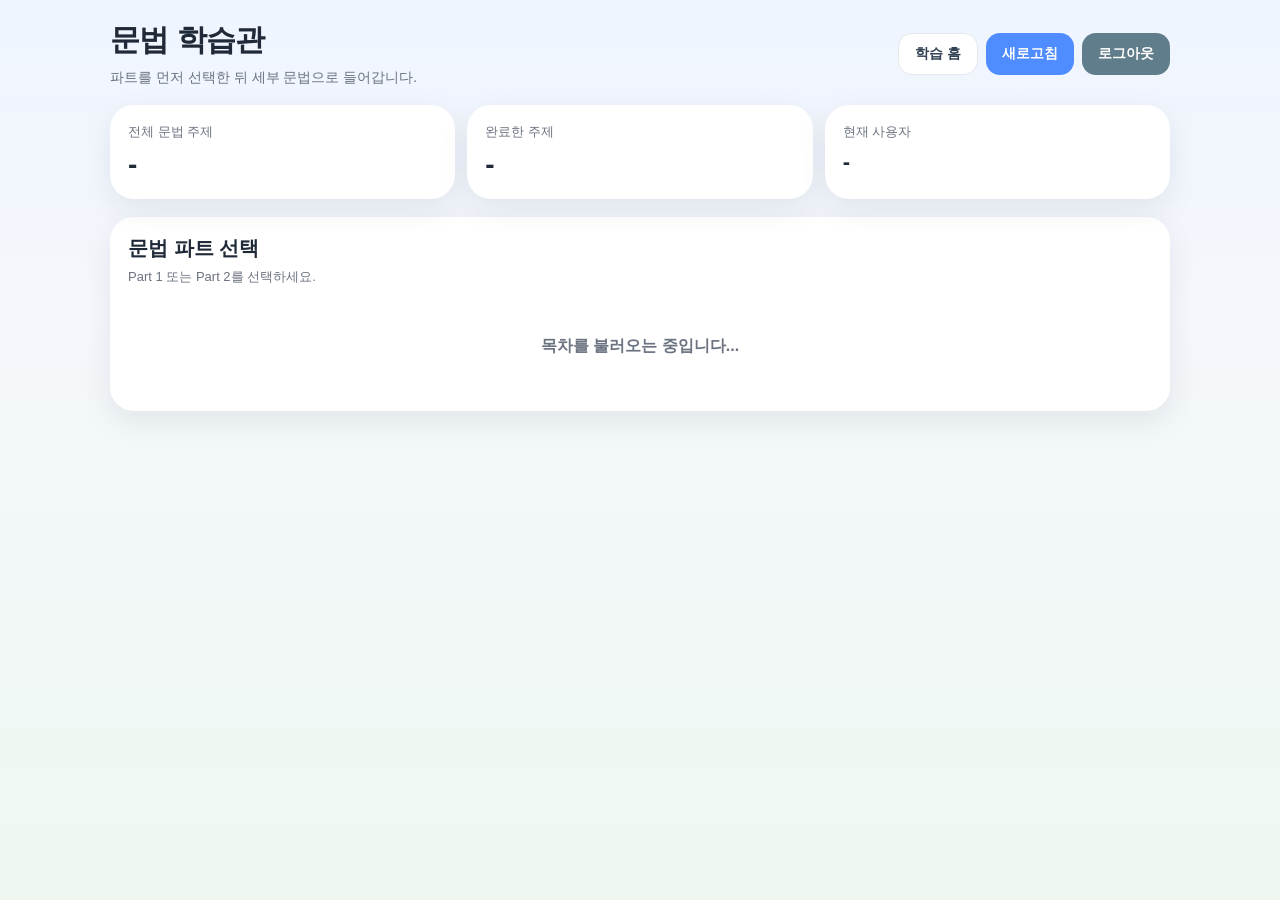
<file: grammar.html>
<!DOCTYPE html>
<html lang="ko">
<head>
<meta charset="UTF-8" />
<meta name="viewport" content="width=device-width, initial-scale=1.0" />
<title>보카엔딩 문법 학습</title>
<style>
* { box-sizing: border-box; }
:root{
  --bg:#f4f7fb; --card:#ffffff; --line:#e5e7eb; --text:#1f2937; --muted:#6b7280;
  --blue:#4f8cff; --green:#4caf50; --red:#ef4444; --shadow:0 10px 30px rgba(15, 23, 42, 0.08);
}
body{
  margin:0;
  font-family:Arial,sans-serif;
  background:linear-gradient(180deg,#eff5ff 0%,#f4f7fb 35%,#eef8f1 100%);
  color:var(--text);
}
.wrap{ max-width:1100px; margin:0 auto; padding:20px; min-height:100vh; }
.topbar{ display:flex; justify-content:space-between; align-items:center; gap:12px; margin-bottom:18px; flex-wrap:wrap; }
.title-box h1{ margin:0; font-size:30px; font-weight:800; letter-spacing:-0.02em; }
.title-box p{ margin:8px 0 0; color:var(--muted); font-size:14px; }
.btns{ display:flex; gap:8px; flex-wrap:wrap; }
button{
  border:none; border-radius:14px; padding:11px 16px; font-size:14px; font-weight:700; cursor:pointer;
  transition:transform .12s ease, opacity .12s ease, box-shadow .12s ease;
}
button:hover{ opacity:.95; box-shadow:0 8px 18px rgba(0,0,0,.08); }
button:active{ transform:translateY(1px); }
.btn-blue{ background:var(--blue); color:#fff; }
.btn-green{ background:var(--green); color:#fff; }
.btn-slate{ background:#607d8b; color:#fff; }
.btn-light{ background:#fff; color:#334155; border:1px solid var(--line); }

.summary-grid{ display:grid; grid-template-columns:repeat(auto-fit, minmax(190px,1fr)); gap:12px; margin-bottom:18px; }
.summary-card,.panel{ background:var(--card); border-radius:24px; box-shadow:var(--shadow); }
.summary-card{ padding:18px; }
.summary-card .label{ color:var(--muted); font-size:13px; margin-bottom:8px; }
.summary-card .value{ font-size:28px; font-weight:800; }
.panel{ padding:18px; margin-bottom:18px; }
.panel-head{ display:flex; justify-content:space-between; align-items:center; gap:12px; margin-bottom:14px; flex-wrap:wrap; }
.panel-head h2{ margin:0; font-size:20px; }
.panel-head p{ margin:6px 0 0; color:var(--muted); font-size:13px; }

.topic-grid,
.part-grid{
  display:grid;
  grid-template-columns:repeat(auto-fill, minmax(180px,1fr));
  gap:12px;
}

.topic-card,
.part-card{
  border:1px solid var(--line);
  background:linear-gradient(180deg,#fff 0%,#fbfdff 100%);
  border-radius:18px;
  padding:16px;
  min-height:146px;
  display:flex;
  flex-direction:column;
  justify-content:space-between;
  cursor:pointer;
  transition:transform .12s ease, box-shadow .12s ease, border-color .12s ease;
}
.topic-card:hover,
.part-card:hover{
  transform:translateY(-2px);
  box-shadow:0 14px 28px rgba(15,23,42,.08);
  border-color:#bfd5ff;
}
.topic-card.completed{
  background:linear-gradient(180deg,#f7fff7 0%,#edf9ef 100%);
  border-color:#b9e3c0;
}
.topic-card .badge,
.part-card .badge{
  display:inline-flex;
  align-items:center;
  gap:6px;
  width:max-content;
  padding:6px 10px;
  border-radius:999px;
  font-size:12px;
  font-weight:700;
  background:#eef4ff;
  color:#335ea8;
  margin-bottom:10px;
}
.topic-card.completed .badge{
  background:#dff5e3;
  color:#1e7b33;
}
.topic-title,
.part-title{
  font-size:16px;
  font-weight:800;
  line-height:1.35;
  margin-bottom:10px;
}
.part-title{
  font-size:24px;
}
.topic-meta,
.part-meta{
  color:var(--muted);
  font-size:12px;
  line-height:1.5;
}

.quiz-view{ display:none; }
.quiz-head{ display:flex; justify-content:space-between; align-items:flex-start; gap:12px; flex-wrap:wrap; margin-bottom:14px; }
.progress-pill{ display:inline-flex; align-items:center; gap:8px; background:#eef4ff; color:#2f5da8; border-radius:999px; padding:8px 12px; font-size:13px; font-weight:700; }
.progress-bar-wrap{ width:100%; height:10px; background:#e5e7eb; border-radius:999px; overflow:hidden; margin-bottom:18px; }
.progress-bar{ height:100%; width:0%; background:linear-gradient(90deg,#4f8cff,#6fcf97); transition:width .2s ease; }

.question-card{ background:linear-gradient(180deg,#fff 0%,#fafcff 100%); border:1px solid var(--line); border-radius:22px; padding:22px; margin-bottom:16px; }
.question-label{ display:inline-block; padding:7px 12px; border-radius:999px; background:#f2f6ff; color:#355ea9; font-size:12px; font-weight:800; margin-bottom:12px; }
.question-text{ font-size:24px; font-weight:800; line-height:1.45; white-space:pre-line; }
.choices{ display:grid; gap:12px; margin-top:16px; }
.choice{
  width:100%; text-align:left; background:#fff; color:#1f2937; border:1.5px solid var(--line);
  border-radius:18px; padding:16px 18px; font-size:16px; font-weight:700; display:flex; gap:12px; align-items:flex-start;
}
.choice .num{
  width:28px; height:28px; border-radius:999px; background:#eef4ff; color:#355ea9;
  display:inline-flex; align-items:center; justify-content:center; flex-shrink:0; font-size:13px; font-weight:800; margin-top:1px;
}
.choice.correct{ border-color:#7ac788; background:#edf9ef; }
.choice.wrong{ border-color:#f3aaaa; background:#fff2f2; }
.choice.dim{ opacity:.75; }

.quiz-foot{ display:flex; justify-content:space-between; align-items:center; gap:12px; flex-wrap:wrap; margin-top:8px; }
.quiz-status{ color:var(--muted); font-size:14px; }
.empty,.loading{ padding:36px 14px; text-align:center; color:var(--muted); font-weight:700; }

.result-box{ margin-top:16px; padding:16px 18px; border-radius:18px; font-size:15px; font-weight:700; display:none; }
.result-box.correct{ display:block; background:#edf9ef; color:#1e7b33; border:1px solid #b9e3c0; }
.result-box.wrong{ display:block; background:#fff2f2; color:#b42318; border:1px solid #f6b8b8; }

.topic-complete{
  text-align:center; padding:18px; border-radius:20px; background:linear-gradient(180deg,#f7fff7 0%,#edf9ef 100%);
  border:1px solid #b9e3c0; margin-top:10px; display:none;
}
.quiz-shake { animation: quizShake 0.4s ease; }
.red-flash { animation: redFlash 0.45s ease; }

@keyframes quizShake {
  0% { transform: translateX(0); }
  15% { transform: translateX(-10px); }
  30% { transform: translateX(10px); }
  45% { transform: translateX(-8px); }
  60% { transform: translateX(8px); }
  75% { transform: translateX(-4px); }
  90% { transform: translateX(4px); }
  100% { transform: translateX(0); }
}
@keyframes redFlash {
  0% { box-shadow: 0 0 0 rgba(239, 68, 68, 0); }
  20% { box-shadow: 0 0 0 9999px rgba(239, 68, 68, 0.18) inset; }
  100% { box-shadow: 0 0 0 rgba(239, 68, 68, 0); }
}

.topic-complete h3{ margin:0 0 10px; font-size:24px; }
.topic-complete p{ margin:0 0 18px; color:#3f5e4b; line-height:1.6; font-weight:700; }

@media (max-width:640px){
  .wrap{padding:14px;}
  .title-box h1{font-size:25px;}
  .question-text{font-size:20px;}
  .topic-grid,
  .part-grid{grid-template-columns:repeat(2,minmax(0,1fr));}
  .topic-card,
  .part-card{min-height:132px; padding:14px;}
  .part-title{font-size:20px;}
}
</style>
</head>
<body>

<div class="wrap">
  <div class="topbar">
    <div class="title-box">
      <h1>문법 학습관</h1>
      <p>파트를 먼저 선택한 뒤 세부 문법으로 들어갑니다.</p>
    </div>
    <div class="btns">
      <button id="homeBtn" class="btn-light">학습 홈</button>
      <button id="refreshBtn" class="btn-blue">새로고침</button>
      <button id="logoutBtn" class="btn-slate">로그아웃</button>
    </div>
  </div>

  <div id="menuView">
    <div class="summary-grid">
      <div class="summary-card"><div class="label">전체 문법 주제</div><div class="value" id="totalTopics">-</div></div>
      <div class="summary-card"><div class="label">완료한 주제</div><div class="value" id="completedTopics">-</div></div>
      <div class="summary-card"><div class="label">현재 사용자</div><div class="value" id="currentName" style="font-size:22px;">-</div></div>
    </div>

    <div class="panel">
      <div class="panel-head">
        <div>
          <h2 id="menuTitle">문법 파트 선택</h2>
          <p id="menuSubtitle">Part 1 또는 Part 2를 선택하세요.</p>
        </div>
        <div class="btns">
          <button id="partBackBtn" class="btn-light" style="display:none;">파트 목록</button>
        </div>
      </div>

      <div id="partGrid" class="part-grid"></div>
      <div id="topicGrid" class="topic-grid" style="display:none;"></div>
      <div id="menuLoading" class="loading">목차를 불러오는 중입니다...</div>
    </div>
  </div>

  <div id="quizView" class="quiz-view panel">
    <div class="quiz-head">
      <div>
        <div class="progress-pill" id="topicBadge">문법 주제</div>
        <p id="topicDesc" style="margin:10px 0 0; color:var(--muted); font-size:14px;">문제를 불러오는 중...</p>
      </div>
      <div class="btns"><button id="menuBtn" class="btn-light">목차</button></div>
    </div>

    <div class="progress-bar-wrap"><div id="progressBar" class="progress-bar"></div></div>

    <div class="question-card">
      <div class="question-label" id="questionLabel">문제 1</div>
      <div id="questionText" class="question-text">문제를 불러오는 중...</div>
      <div id="choices" class="choices"></div>
      <div id="resultBox" class="result-box"></div>
    </div>

    <div class="quiz-foot">
      <div id="quizStatus" class="quiz-status">정답을 선택해 주세요.</div>
      <div class="btns" style="display:none;"><button id="nextBtn" class="btn-green" disabled>다음 문제</button></div>
    </div>

    <div id="completeBox" class="topic-complete">
      <h3>주제 완료 🎉</h3>
      <p id="completeText">모든 문제를 끝냈습니다.</p>
      <div class="btns" style="justify-content:center;">
        <button id="retryBtn" class="btn-blue">다시 풀기</button>
        <button id="backToMenuBtn" class="btn-green">목차로 돌아가기</button>
      </div>
    </div>

    <div id="successPopup" style="display:none; position:fixed; inset:0; background:rgba(0,0,0,0.55); z-index:9999; align-items:center; justify-content:center;">
      <div style="width:min(92vw, 520px); background:rgba(10, 60, 20, 0.97); border:3px solid #4caf50; border-radius:26px; padding:28px 24px; text-align:center; box-shadow:0 18px 50px rgba(0,0,0,0.35);">
        <h3 style="margin:0 0 18px; font-size:42px; line-height:1.1; color:#6dff8b; font-weight:900;">주제 완료 🎉</h3>
        <p id="successPopupText" style="margin:0; font-size:22px; line-height:1.6; color:white; font-weight:700;">모든 문제를 끝냈습니다.</p>

        <div style="display:flex; gap:16px; justify-content:center; margin-top:28px; flex-wrap:wrap;">
          <button id="successRetryBtn" style="min-width:180px; padding:18px 22px; border:none; border-radius:18px; background:#4f8cff; color:white; font-size:22px; font-weight:900; cursor:pointer;">다시 풀기</button>
          <button id="successMenuBtn" style="min-width:180px; padding:18px 22px; border:none; border-radius:18px; background:#33f15a; color:#111; font-size:22px; font-weight:900; cursor:pointer;">목차로</button>
        </div>
      </div>
    </div>

    <div id="failPopup" style="display:none; position:fixed; inset:0; background:rgba(0,0,0,0.55); z-index:9999; align-items:center; justify-content:center;">
      <div style="width:min(92vw, 520px); background:rgba(60, 0, 0, 0.96); border:3px solid #ff5252; border-radius:26px; padding:28px 24px; text-align:center; box-shadow:0 18px 50px rgba(0,0,0,0.35);">
        <h3 style="margin:0 0 18px; font-size:54px; line-height:1; color:#ff5a5a; font-weight:900;">실패!</h3>
        <p style="margin:0; font-size:22px; line-height:1.5; color:white; font-weight:700;">오답입니다.</p>

        <div style="display:flex; gap:16px; justify-content:center; margin-top:28px; flex-wrap:wrap;">
          <button id="failRetryBtn" style="min-width:180px; padding:18px 22px; border:none; border-radius:18px; background:#33f15a; color:#111; font-size:22px; font-weight:900; cursor:pointer;">예 (재도전)</button>
          <button id="failMenuBtn" style="min-width:180px; padding:18px 22px; border:none; border-radius:18px; background:#666; color:white; font-size:22px; font-weight:900; cursor:pointer;">아니오 (목차)</button>
        </div>
      </div>
    </div>
  </div>
</div>

<script type="module">
import { createClient } from 'https://esm.sh/@supabase/supabase-js@2';
const supabase = createClient('https://uuzhdxangctewuklvmlv.supabase.co','sb_publishable_vv0I9z-5PnmOabrpVspufQ_ABmB_F-F');

const TOTAL_FALLBACK = 120;

let audioCtx = null;
function getAudioCtx() {
  if (!audioCtx) audioCtx = new (window.AudioContext || window.webkitAudioContext)();
  if (audioCtx.state === 'suspended') audioCtx.resume();
  return audioCtx;
}
function playCorrectSound() {
  const ctx = getAudioCtx();
  const notes = [784, 988, 1175];
  const start = ctx.currentTime;
  notes.forEach((freq, i) => {
    const osc = ctx.createOscillator();
    const gain = ctx.createGain();
    osc.type = 'triangle';
    osc.frequency.setValueAtTime(freq, start + i * 0.07);
    gain.gain.setValueAtTime(0.0001, start + i * 0.07);
    gain.gain.exponentialRampToValueAtTime(0.14, start + i * 0.07 + 0.01);
    gain.gain.exponentialRampToValueAtTime(0.0001, start + i * 0.07 + 0.16);
    osc.connect(gain).connect(ctx.destination);
    osc.start(start + i * 0.07);
    osc.stop(start + i * 0.07 + 0.18);
  });
}
function playWrongSound() {
  const ctx = getAudioCtx();
  const osc = ctx.createOscillator();
  const gain = ctx.createGain();
  osc.type = 'square';
  osc.frequency.setValueAtTime(220, ctx.currentTime);
  osc.frequency.exponentialRampToValueAtTime(140, ctx.currentTime + 0.18);
  gain.gain.setValueAtTime(0.0001, ctx.currentTime);
  gain.gain.exponentialRampToValueAtTime(0.12, ctx.currentTime + 0.01);
  gain.gain.exponentialRampToValueAtTime(0.0001, ctx.currentTime + 0.2);
  osc.connect(gain).connect(ctx.destination);
  osc.start();
  osc.stop(ctx.currentTime + 0.22);
}

const menuView = document.getElementById('menuView');
const quizView = document.getElementById('quizView');
const partGrid = document.getElementById('partGrid');
const topicGrid = document.getElementById('topicGrid');
const menuLoading = document.getElementById('menuLoading');
const totalTopicsEl = document.getElementById('totalTopics');
const completedTopicsEl = document.getElementById('completedTopics');
const currentNameEl = document.getElementById('currentName');
const menuTitle = document.getElementById('menuTitle');
const menuSubtitle = document.getElementById('menuSubtitle');
const partBackBtn = document.getElementById('partBackBtn');

const topicBadge = document.getElementById('topicBadge');
const topicDesc = document.getElementById('topicDesc');
const progressBar = document.getElementById('progressBar');
const questionLabel = document.getElementById('questionLabel');
const questionText = document.getElementById('questionText');
const choicesEl = document.getElementById('choices');
const quizCard = document.querySelector('.question-card');
const quizStatus = document.getElementById('quizStatus');
const resultBox = document.getElementById('resultBox');
const nextBtn = document.getElementById('nextBtn');
const completeBox = document.getElementById('completeBox');
const completeText = document.getElementById('completeText');
const failPopup = document.getElementById('failPopup');
const failRetryBtn = document.getElementById('failRetryBtn');
const failMenuBtn = document.getElementById('failMenuBtn');
const successPopup = document.getElementById('successPopup');
const successPopupText = document.getElementById('successPopupText');
const successRetryBtn = document.getElementById('successRetryBtn');
const successMenuBtn = document.getElementById('successMenuBtn');

let me = null;
let role = 'student';
let topics = [];
let selectedPartKey = null;
let currentTopic = null;
let currentQuestions = [];
let currentIndex = 0;
let selectedAnswer = null;
let score = 0;

function makeTopicKey(partKey, topicId) {
  return `${partKey}-${topicId}`;
}

async function getServerProgressStore() {
  const { data: authData, error: authError } = await supabase.auth.getUser();
  if (authError || !authData?.user) return {};

  const { data: serverRow, error: serverError } = await supabase
    .from('grammar_progress')
    .select('completed_topics')
    .eq('user_id', authData.user.id)
    .maybeSingle();

  if (serverError) {
    console.error('grammar_progress 조회 실패:', serverError);
    return {};
  }

  return serverRow?.completed_topics || {};
}

async function markTopicCompleted(topicId, totalCount, scoreValue) {
  const now = new Date().toISOString();
    const topicKey = makeTopicKey(selectedPartKey, topicId);

  const currentServerStore = await getServerProgressStore();
  const nextServerStore = {
    ...currentServerStore,
    [topicKey]: {
      completed: true,
      total: totalCount,
      score: scoreValue,
      lastStudiedAt: now
    }
  };

  const completedTopicCount = Object.values(nextServerStore).filter(v => v?.completed).length;

  const currentPart = topics.find(part =>
  Array.isArray(part.topics) && part.topics.some(t => String(t.id) === String(topicId))
);

const unitTotalCount = Array.isArray(currentPart?.topics)
  ? currentPart.topics.length
  : 0;

const unitLabel = currentTopic?.title
  ? `${currentPart?.part || '문법'} · ${currentTopic.title}`
  : (currentPart?.part || '문법');

  const { data, error } = await supabase.auth.getUser();
  if (error || !data.user) return;

  const userId = data.user.id;

  const { data: existingRow, error: fetchError } = await supabase
    .from('grammar_progress')
    .select('completed_topics')
    .eq('user_id', userId)
    .maybeSingle();

  if (fetchError) {
    console.error('grammar_progress 기존 데이터 조회 실패:', fetchError);
  }

      const { error: saveError } = await supabase
    .from('grammar_progress')
    .upsert(
      {
  user_id: userId,
  completed_topic_count: completedTopicCount,
  completed_topics: nextServerStore,
  unit_total_count: unitTotalCount,
  unit_label: unitLabel,
  last_studied_at: now
},
      {
        onConflict: 'user_id'
      }
    );

  if (saveError) {
    console.error('grammar_progress 저장 실패:', saveError);
    alert('문법 진도 저장 실패: ' + saveError.message);
  }
}

function escapeHtml(value){
  return String(value ?? '')
    .replaceAll('&','&amp;')
    .replaceAll('<','&lt;')
    .replaceAll('>','&gt;')
    .replaceAll('"','&quot;')
    .replaceAll("'",'&#039;');
}

function flattenQuestions(input){
  const result = [];
  const walk = (value) => {
    if (Array.isArray(value)) {
      for (const item of value) walk(item);
      return;
    }
    if (value && typeof value === 'object' && 'q' in value && 'o' in value && 'ans' in value) {
      result.push(value);
    }
  };
  walk(input);
  return result;
}

function getAllTopicsFlat() {
  return topics.flatMap(part => Array.isArray(part.topics) ? part.topics : []);
}

function getCurrentPart() {
  return topics.find(part => part.key === selectedPartKey) || null;
}

function showMenu(){
  quizView.style.display = 'none';
  menuView.style.display = 'block';
  completeBox.style.display = 'none';
  failPopup.style.display = 'none';
  successPopup.style.display = 'none';
  renderMenu();
}

function openFailPopup() { failPopup.style.display = 'flex'; }
function closeFailPopup() { failPopup.style.display = 'none'; }
function openSuccessPopup(message) {
  successPopupText.textContent = message;
  successPopup.style.display = 'flex';
}
function closeSuccessPopup() { successPopup.style.display = 'none'; }

function playWrongEffect() {
  playWrongSound();
  if (!quizCard) return;
  quizCard.classList.remove('quiz-shake');
  document.body.classList.remove('red-flash');
  void quizCard.offsetWidth;
  quizCard.classList.add('quiz-shake');
  document.body.classList.add('red-flash');
  setTimeout(() => {
    quizCard.classList.remove('quiz-shake');
    document.body.classList.remove('red-flash');
  }, 500);
}
function playCorrectEffect() {}

async function requireAuth(){
  const { data: authData, error: authError } = await supabase.auth.getUser();
  if (authError || !authData.user) {
    alert('로그인이 필요합니다.');
    location.href='login.html';
    return false;
  }
  me = authData.user;
  const { data: profileData } = await supabase
    .from('profiles')
    .select('user_id, name, role')
    .eq('user_id', me.id)
    .maybeSingle();

  if (profileData?.role) role = profileData.role;
  currentNameEl.textContent = profileData?.name || me.email || '사용자';
  return true;
}

async function loadTopics(){
  menuLoading.style.display='block';
  partGrid.innerHTML='';
  topicGrid.innerHTML='';

  try {
    const res = await fetch(`grammar_list.json?v=${Date.now()}`);
    const list = await res.json();
    topics = Array.isArray(list) ? list : [];
  } catch(e) {
    console.error(e);
    topics = [];
  }

  const totalTopicCount = getAllTopicsFlat().length;
  totalTopicsEl.textContent = totalTopicCount || TOTAL_FALLBACK;

  menuLoading.style.display='none';
  renderMenu();
}

async function getMergedProgressStore() {
  return await getServerProgressStore();
}

async function renderMenu() {
  partGrid.innerHTML = '';
  topicGrid.innerHTML = '';

  const store = await getMergedProgressStore();
  const completedCount = Object.values(store).filter(v => v?.completed).length;
  completedTopicsEl.textContent = completedCount;

  if (!topics.length) {
    partGrid.style.display = 'none';
    topicGrid.style.display = 'none';
    topicGrid.innerHTML = '<div class="empty">문법 목차를 불러오지 못했습니다.</div>';
    topicGrid.style.display = 'grid';
    return;
  }

  if (!selectedPartKey) {
    menuTitle.textContent = '문법 파트 선택';
        menuSubtitle.textContent = 'Part 1, Part 2, Part 3 중 선택하세요.';
    partBackBtn.style.display = 'none';
    partGrid.style.display = 'grid';
    topicGrid.style.display = 'none';

    for (const part of topics) {
      const partTopics = Array.isArray(part.topics) ? part.topics : [];
            const partCompletedCount = partTopics.filter(topic => {
        const topicKey = makeTopicKey(part.key, topic.id);
        const progress = store[topicKey];
        return !!progress?.completed;
      }).length;

      const card = document.createElement('button');
      card.type = 'button';
      card.className = 'part-card';
      card.innerHTML = `
        <div>
          <div class="badge">파트 선택</div>
          <div class="part-title">${escapeHtml(part.part || '파트')}</div>
        </div>
        <div class="part-meta">
          총 ${partTopics.length}개 주제<br>
          완료 ${partCompletedCount}개
        </div>
      `;
      card.addEventListener('click', () => {
        selectedPartKey = part.key;
        renderMenu();
        window.scrollTo({ top: 0, behavior: 'auto' });
      });
      partGrid.appendChild(card);
    }

    return;
  }

  const currentPart = getCurrentPart();
  if (!currentPart) {
    selectedPartKey = null;
    renderMenu();
    return;
  }

  menuTitle.textContent = currentPart.part || '파트';
  menuSubtitle.textContent = '세부 문법 주제를 선택하세요.';
  partBackBtn.style.display = 'inline-block';
  partGrid.style.display = 'none';
  topicGrid.style.display = 'grid';

  const currentTopics = Array.isArray(currentPart.topics) ? currentPart.topics : [];

    for (const topic of currentTopics) {
    const topicKey = makeTopicKey(currentPart.key, topic.id);
    const progress = store[topicKey];
    const completed = !!progress?.completed;

    const card = document.createElement('button');
    card.type = 'button';
    card.className = `topic-card ${completed ? 'completed' : ''}`;
    card.innerHTML = `
      <div>
        <div class="badge">${completed ? '완료' : '학습 가능'}</div>
        <div class="topic-title">${escapeHtml(topic.title || `주제 ${topic.id}`)}</div>
      </div>
      <div class="topic-meta">
        ${completed && progress?.lastStudiedAt
          ? `최근 학습: ${new Date(progress.lastStudiedAt).toLocaleDateString('ko-KR')}`
          : '문제를 눌러 시작'}
      </div>
    `;
    card.addEventListener('click', () => startTopic(topic));
    topicGrid.appendChild(card);
  }
}

async function startTopic(topic){
  currentTopic = topic;
  currentIndex = 0;
  selectedAnswer = null;
  score = 0;
  resultBox.className='result-box';
  resultBox.textContent='';
  resultBox.style.display='none';
  completeBox.style.display='none';

  try {
    const res = await fetch(topic.file);
    const raw = await res.json();
    currentQuestions = flattenQuestions(raw).filter(item =>
      item && typeof item.q === 'string' && Array.isArray(item.o) && item.o.length >= 2
    );
  } catch(e) {
    console.error(e);
    alert('문제 파일을 불러오지 못했습니다.');
    return;
  }

  if (!currentQuestions.length) {
    alert('이 주제에는 표시할 문제가 없습니다.');
    return;
  }

  menuView.style.display='none';
  quizView.style.display='block';
  renderQuestion();
  window.scrollTo({ top: 0, behavior: 'auto' });
}

function renderQuestion(){
  const item = currentQuestions[currentIndex];
  const progressPercent = (currentIndex / currentQuestions.length) * 100;

  topicBadge.textContent = currentTopic?.title || '문법 주제';
  topicDesc.textContent = `총 ${currentQuestions.length}문제 · 현재 맞힌 문제 ${score}개`;
  progressBar.style.width = `${progressPercent}%`;
  questionLabel.textContent = `문제 ${currentIndex + 1} / ${currentQuestions.length}`;
  questionText.textContent = String(item.q || '').replace(/\*{3,}/g, '________');
  quizStatus.textContent = '정답을 선택해 주세요.';

  resultBox.className='result-box';
  resultBox.textContent='';
  resultBox.style.display='none';
  choicesEl.innerHTML='';
  selectedAnswer = null;

  item.o.forEach((option, idx) => {
    const btn = document.createElement('button');
    btn.type='button';
    btn.className='choice';
    btn.innerHTML = `<span class="num">${idx+1}</span><span>${escapeHtml(option)}</span>`;
    btn.addEventListener('click', () => selectAnswer(idx+1));
    choicesEl.appendChild(btn);
  });
}

function selectAnswer(choiceNumber){
  if (selectedAnswer !== null) return;

  selectedAnswer = choiceNumber;
  const item = currentQuestions[currentIndex];
  const correct = Number(item.ans);
  const buttons = Array.from(choicesEl.querySelectorAll('.choice'));

  buttons.forEach((btn, index) => {
    const choiceNum = index + 1;

    if (choiceNumber === correct) {
      if (choiceNum === correct) btn.classList.add('correct');
      else btn.classList.add('dim');
    } else {
      if (choiceNum === choiceNumber) btn.classList.add('wrong');
      else btn.classList.add('dim');
    }
  });

  resultBox.style.display = 'block';

  if (choiceNumber === correct) {
    score += 1;
    quizStatus.textContent = '정답입니다!';
    playCorrectSound();
    playCorrectEffect();
    resultBox.className = 'result-box correct';
    resultBox.textContent = '정답입니다.';

    setTimeout(() => {
      if (currentIndex < currentQuestions.length - 1) {
        currentIndex += 1;
        renderQuestion();
      } else {
        markTopicCompleted(currentTopic.id, currentQuestions.length, score);
        progressBar.style.width = '100%';
        completeBox.style.display = 'none';
        openSuccessPopup(`${currentTopic.title} 완료!`);
      }
    }, 300);
  } else {
    quizStatus.textContent = '오답입니다.';
    playWrongEffect();
    resultBox.className = 'result-box wrong';
    resultBox.textContent = '오답입니다.';

    setTimeout(() => {
      openFailPopup();
    }, 500);
  }
}

async function logout(){
  await supabase.auth.signOut();
  location.href='login.html';
}

document.getElementById('refreshBtn').addEventListener('click', () => location.reload());
document.getElementById('menuBtn').addEventListener('click', showMenu);
document.getElementById('retryBtn').addEventListener('click', () => startTopic(currentTopic));
document.getElementById('backToMenuBtn').addEventListener('click', showMenu);

partBackBtn.addEventListener('click', () => {
  selectedPartKey = null;
  renderMenu();
  window.scrollTo({ top: 0, behavior: 'auto' });
});

failRetryBtn.addEventListener('click', () => {
  closeFailPopup();
  currentIndex = 0;
  score = 0;
  renderQuestion();
});

failMenuBtn.addEventListener('click', () => {
  closeFailPopup();
  currentIndex = 0;
  score = 0;
  showMenu();
});

successRetryBtn.addEventListener('click', () => {
  closeSuccessPopup();
  currentIndex = 0;
  score = 0;
  startTopic(currentTopic);
});

successMenuBtn.addEventListener('click', () => {
  closeSuccessPopup();
  currentIndex = 0;
  score = 0;
  showMenu();
});

document.getElementById('logoutBtn').addEventListener('click', logout);
document.getElementById('homeBtn').addEventListener('click', () => {
  if (role === 'admin') location.href='admin.html';
  else location.href='class.html';
});

async function init(){
  const ok = await requireAuth();
  if (!ok) return;
  await loadTopics();
}
init();
</script>
</body>
</html>
</file>
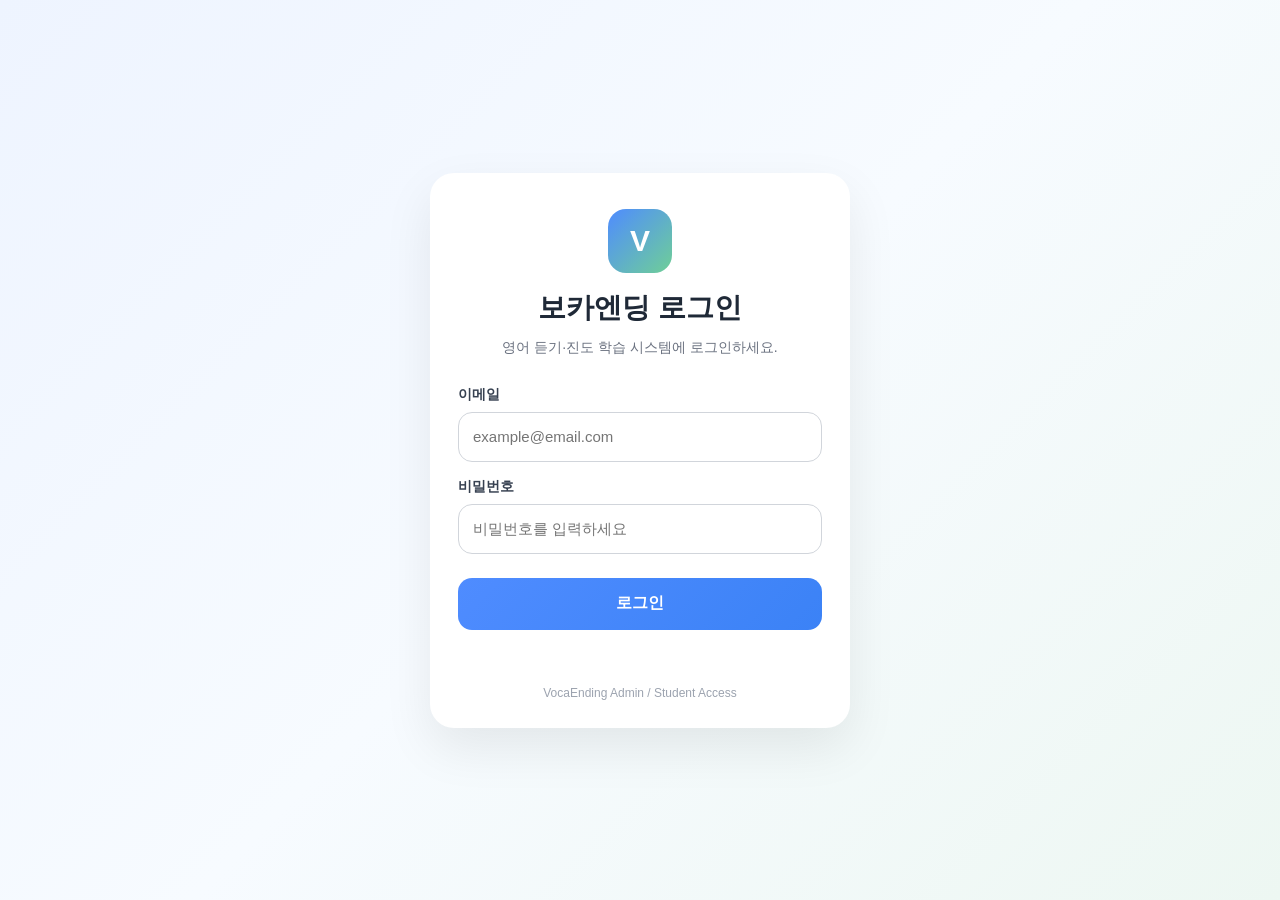
<file: login.html>
<!DOCTYPE html>
<html lang="ko">
<head>
  <meta charset="UTF-8" />
  <meta name="viewport" content="width=device-width, initial-scale=1.0" />
  <title>보카엔딩 로그인</title>
  <style>
    * {
      box-sizing: border-box;
    }

    body {
      margin: 0;
      min-height: 100vh;
      font-family: Arial, sans-serif;
      background: linear-gradient(135deg, #eef4ff 0%, #f7fbff 50%, #edf7f2 100%);
      display: flex;
      align-items: center;
      justify-content: center;
      padding: 20px;
    }

    .login-card {
      width: 100%;
      max-width: 420px;
      background: #ffffff;
      border-radius: 24px;
      box-shadow: 0 20px 50px rgba(0, 0, 0, 0.08);
      padding: 36px 28px 28px;
    }

    .logo {
      width: 64px;
      height: 64px;
      margin: 0 auto 16px;
      border-radius: 18px;
      background: linear-gradient(135deg, #4f8cff, #6fcf97);
      display: flex;
      align-items: center;
      justify-content: center;
      font-size: 30px;
      color: white;
      font-weight: bold;
    }

    h1 {
      margin: 0;
      text-align: center;
      font-size: 28px;
      color: #1f2937;
    }

    .subtitle {
      margin: 10px 0 28px;
      text-align: center;
      font-size: 14px;
      color: #6b7280;
      line-height: 1.5;
    }

    .field {
      margin-bottom: 16px;
    }

    .label {
      display: block;
      margin-bottom: 8px;
      font-size: 14px;
      font-weight: bold;
      color: #374151;
    }

    .input {
      width: 100%;
      height: 50px;
      border: 1px solid #d1d5db;
      border-radius: 14px;
      padding: 0 14px;
      font-size: 15px;
      outline: none;
      transition: border-color 0.2s, box-shadow 0.2s;
      background: #fff;
    }

    .input:focus {
      border-color: #4f8cff;
      box-shadow: 0 0 0 4px rgba(79, 140, 255, 0.12);
    }

    .login-btn {
      width: 100%;
      height: 52px;
      border: none;
      border-radius: 14px;
      background: linear-gradient(135deg, #4f8cff, #3b82f6);
      color: white;
      font-size: 16px;
      font-weight: bold;
      cursor: pointer;
      margin-top: 8px;
      transition: transform 0.15s ease, opacity 0.15s ease;
    }

    .login-btn:hover {
      opacity: 0.95;
    }

    .login-btn:active {
      transform: translateY(1px);
    }

    .message {
      min-height: 22px;
      margin-top: 14px;
      text-align: center;
      font-size: 14px;
      color: #ef4444;
    }

    .footer-text {
      margin-top: 20px;
      text-align: center;
      font-size: 12px;
      color: #9ca3af;
    }

    @media (max-width: 480px) {
      .login-card {
        padding: 28px 20px 22px;
        border-radius: 20px;
      }

      h1 {
        font-size: 24px;
      }
    }
  </style>
</head>
<body>
  <div class="login-card">
    <div class="logo">V</div>
    <h1>보카엔딩 로그인</h1>
    <div class="subtitle">
      영어 듣기·진도 학습 시스템에 로그인하세요.
    </div>

    <div class="field">
      <label class="label" for="email">이메일</label>
      <input class="input" type="email" id="email" placeholder="example@email.com" />
    </div>

    <div class="field">
      <label class="label" for="password">비밀번호</label>
      <input class="input" type="password" id="password" placeholder="비밀번호를 입력하세요" />
    </div>

    <button id="loginBtn" class="login-btn" type="button">로그인</button>
    <div id="message" class="message"></div>

    <div class="footer-text">
      VocaEnding Admin / Student Access
    </div>
  </div>

  <script type="module">
    import { createClient } from 'https://esm.sh/@supabase/supabase-js@2';

    const supabase = createClient(
      'https://uuzhdxangctewuklvmlv.supabase.co',
      'sb_publishable_vv0I9z-5PnmOabrpVspufQ_ABmB_F-F'
    );

    const btn = document.getElementById('loginBtn');
    const messageEl = document.getElementById('message');

    function setMessage(text, isError = true) {
      messageEl.textContent = text;
      messageEl.style.color = isError ? '#ef4444' : '#16a34a';
    }

    btn.addEventListener('click', async () => {
      const email = document.getElementById('email').value.trim();
      const password = document.getElementById('password').value;

      if (!email || !password) {
        setMessage('이메일과 비밀번호를 입력하세요.');
        return;
      }

      setMessage('');
      btn.disabled = true;
      btn.textContent = '로그인 중...';

      const { data, error } = await supabase.auth.signInWithPassword({
        email,
        password
      });

      if (error) {
        setMessage('로그인 실패: ' + error.message);
        btn.disabled = false;
        btn.textContent = '로그인';
        return;
      }

      const user = data.user;
const guessedName = email.split('@')[0];

const { data: existingProfile, error: existingProfileError } = await supabase
  .from('profiles')
  .select('user_id, role')
  .eq('user_id', user.id)
  .maybeSingle();

if (existingProfileError) {
  setMessage('profiles 조회 실패: ' + existingProfileError.message);
  btn.disabled = false;
  btn.textContent = '로그인';
  return;
}

if (!existingProfile) {
  const { error: profileError } = await supabase
    .from('profiles')
    .insert({
      user_id: user.id,
      email: user.email,
      name: guessedName,
      role: 'student',
      last_login_at: new Date().toISOString()
    });

  if (profileError) {
    setMessage('profiles 저장 실패: ' + profileError.message);
    btn.disabled = false;
    btn.textContent = '로그인';
    return;
  }
} else {
  const { error: updateProfileError } = await supabase
    .from('profiles')
    .update({
      last_login_at: new Date().toISOString()
    })
    .eq('user_id', user.id);

  if (updateProfileError) {
    setMessage('최근 접속시간 저장 실패: ' + updateProfileError.message);
    btn.disabled = false;
    btn.textContent = '로그인';
    return;
  }
}

const { data: finalProfile, error: finalProfileError } = await supabase
  .from('profiles')
  .select('role')
  .eq('user_id', user.id)
  .single();

if (finalProfileError) {
  setMessage('최종 권한 확인 실패: ' + finalProfileError.message);
  btn.disabled = false;
  btn.textContent = '로그인';
  return;
}

setMessage('로그인 성공!', false);

if (finalProfile.role === 'admin') {
  location.href = 'admin.html';
} else {
  location.href = 'class.html';
}
    });

    document.getElementById('password').addEventListener('keydown', (e) => {
      if (e.key === 'Enter') {
        btn.click();
      }
    });
  </script>
</body>
</html>
</file>
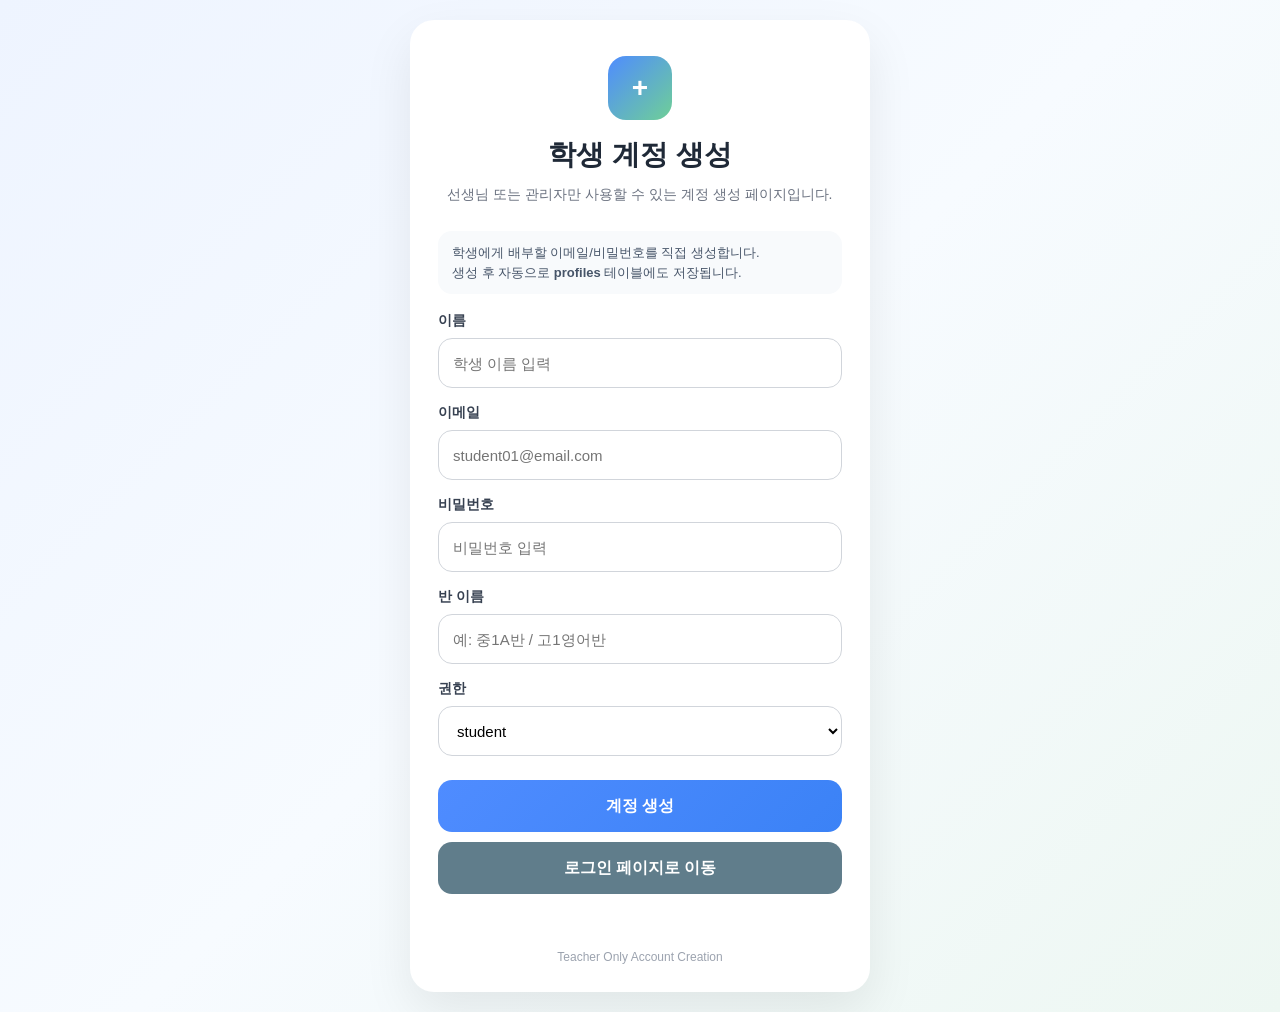
<file: register.html>
<!DOCTYPE html>
<html lang="ko">
<head>
  <meta charset="UTF-8" />
  <meta name="viewport" content="width=device-width, initial-scale=1.0" />
  <title>학생 계정 생성</title>
  <style>
    * {
      box-sizing: border-box;
    }

    body {
      margin: 0;
      min-height: 100vh;
      font-family: Arial, sans-serif;
      background: linear-gradient(135deg, #eef4ff 0%, #f7fbff 50%, #edf7f2 100%);
      display: flex;
      align-items: center;
      justify-content: center;
      padding: 20px;
    }

    .card {
      width: 100%;
      max-width: 460px;
      background: #ffffff;
      border-radius: 24px;
      box-shadow: 0 20px 50px rgba(0, 0, 0, 0.08);
      padding: 36px 28px 28px;
    }

    .logo {
      width: 64px;
      height: 64px;
      margin: 0 auto 16px;
      border-radius: 18px;
      background: linear-gradient(135deg, #4f8cff, #6fcf97);
      display: flex;
      align-items: center;
      justify-content: center;
      font-size: 28px;
      color: white;
      font-weight: bold;
    }

    h1 {
      margin: 0;
      text-align: center;
      font-size: 28px;
      color: #1f2937;
    }

    .subtitle {
      margin: 10px 0 26px;
      text-align: center;
      font-size: 14px;
      color: #6b7280;
      line-height: 1.5;
    }

    .field {
      margin-bottom: 16px;
    }

    .label {
      display: block;
      margin-bottom: 8px;
      font-size: 14px;
      font-weight: bold;
      color: #374151;
    }

    .input,
    .select {
      width: 100%;
      height: 50px;
      border: 1px solid #d1d5db;
      border-radius: 14px;
      padding: 0 14px;
      font-size: 15px;
      outline: none;
      transition: border-color 0.2s, box-shadow 0.2s;
      background: #fff;
    }

    .input:focus,
    .select:focus {
      border-color: #4f8cff;
      box-shadow: 0 0 0 4px rgba(79, 140, 255, 0.12);
    }

    .btn {
      width: 100%;
      height: 52px;
      border: none;
      border-radius: 14px;
      color: white;
      font-size: 16px;
      font-weight: bold;
      cursor: pointer;
      margin-top: 8px;
      transition: transform 0.15s ease, opacity 0.15s ease;
    }

    .btn-primary {
      background: linear-gradient(135deg, #4f8cff, #3b82f6);
    }

    .btn-secondary {
      margin-top: 10px;
      background: #607d8b;
    }

    .btn:hover {
      opacity: 0.95;
    }

    .btn:active {
      transform: translateY(1px);
    }

    .message {
      min-height: 22px;
      margin-top: 14px;
      text-align: center;
      font-size: 14px;
      color: #ef4444;
      line-height: 1.4;
    }

    .footer-text {
      margin-top: 20px;
      text-align: center;
      font-size: 12px;
      color: #9ca3af;
    }

    .info-box {
      margin-bottom: 18px;
      padding: 12px 14px;
      border-radius: 14px;
      background: #f8fafc;
      color: #475569;
      font-size: 13px;
      line-height: 1.5;
    }

    @media (max-width: 480px) {
      .card {
        padding: 28px 20px 22px;
        border-radius: 20px;
      }

      h1 {
        font-size: 24px;
      }
    }
  </style>
</head>
<body>
  <div class="card">
    <div class="logo">+</div>
    <h1>학생 계정 생성</h1>
    <div class="subtitle">
      선생님 또는 관리자만 사용할 수 있는 계정 생성 페이지입니다.
    </div>

    <div class="info-box">
      학생에게 배부할 이메일/비밀번호를 직접 생성합니다.<br />
      생성 후 자동으로 <b>profiles</b> 테이블에도 저장됩니다.
    </div>

    <div class="field">
      <label class="label" for="name">이름</label>
      <input class="input" type="text" id="name" placeholder="학생 이름 입력" />
    </div>

    <div class="field">
      <label class="label" for="email">이메일</label>
      <input class="input" type="email" id="email" placeholder="student01@email.com" />
    </div>

    <div class="field">
      <label class="label" for="password">비밀번호</label>
      <input class="input" type="password" id="password" placeholder="비밀번호 입력" />
    </div>

    <div class="field">
      <label class="label" for="className">반 이름</label>
      <input class="input" type="text" id="className" placeholder="예: 중1A반 / 고1영어반" />
    </div>

    <div class="field">
      <label class="label" for="role">권한</label>
      <select class="select" id="role">
        <option value="student" selected>student</option>
        <option value="admin">admin</option>
      </select>
    </div>

    <button id="createBtn" class="btn btn-primary" type="button">계정 생성</button>
    <button id="goLoginBtn" class="btn btn-secondary" type="button">로그인 페이지로 이동</button>

    <div id="message" class="message"></div>

    <div class="footer-text">
      Teacher Only Account Creation
    </div>
  </div>

  <script type="module">
    import { createClient } from 'https://esm.sh/@supabase/supabase-js@2';

    const supabase = createClient(
      'https://uuzhdxangctewuklvmlv.supabase.co',
      'sb_publishable_vv0I9z-5PnmOabrpVspufQ_ABmB_F-F'
    );

    const createBtn = document.getElementById('createBtn');
    const goLoginBtn = document.getElementById('goLoginBtn');
    const messageEl = document.getElementById('message');

    function setMessage(text, isError = true) {
      messageEl.textContent = text;
      messageEl.style.color = isError ? '#ef4444' : '#16a34a';
    }

    async function requireAdmin() {
      const { data: authData, error: authError } = await supabase.auth.getUser();

      if (authError || !authData.user) {
        alert('로그인이 필요합니다.');
        location.href = 'login.html';
        return null;
      }

      const { data: me, error: meError } = await supabase
        .from('profiles')
        .select('user_id, role')
        .eq('user_id', authData.user.id)
        .single();

      if (meError || !me) {
        alert('관리자 권한 확인 실패');
        location.href = 'login.html';
        return null;
      }

      if (me.role !== 'admin') {
        alert('관리자만 접근할 수 있습니다.');
        location.href = 'index.html';
        return null;
      }

      return authData.user;
    }

    async function createAccount() {
      const adminUser = await requireAdmin();
      if (!adminUser) return;

      const name = document.getElementById('name').value.trim();
      const email = document.getElementById('email').value.trim();
      const password = document.getElementById('password').value;
      const className = document.getElementById('className').value.trim();
      const role = document.getElementById('role').value;

      if (!name || !email || !password) {
        setMessage('이름, 이메일, 비밀번호를 입력하세요.');
        return;
      }

      createBtn.disabled = true;
      createBtn.textContent = '생성 중...';
      setMessage('');

      const { data: signUpData, error: signUpError } = await supabase.auth.signUp({
        email,
        password
      });

      if (signUpError) {
        setMessage('계정 생성 실패: ' + signUpError.message);
        createBtn.disabled = false;
        createBtn.textContent = '계정 생성';
        return;
      }

      const newUser = signUpData.user;

      if (!newUser) {
        setMessage('사용자 정보 생성에 실패했습니다.');
        createBtn.disabled = false;
        createBtn.textContent = '계정 생성';
        return;
      }

      const { error: profileError } = await supabase
        .from('profiles')
        .upsert(
          {
            user_id: newUser.id,
            email,
            name,
            role,
            class_name: className || null
          },
          {
            onConflict: 'user_id'
          }
        );

      if (profileError) {
        setMessage('profiles 저장 실패: ' + profileError.message);
        createBtn.disabled = false;
        createBtn.textContent = '계정 생성';
        return;
      }

      setMessage('계정 생성 완료!', false);

      document.getElementById('name').value = '';
      document.getElementById('email').value = '';
      document.getElementById('password').value = '';
      document.getElementById('className').value = '';
      document.getElementById('role').value = 'student';

      createBtn.disabled = false;
      createBtn.textContent = '계정 생성';
    }

    createBtn.addEventListener('click', createAccount);

    goLoginBtn.addEventListener('click', () => {
      location.href = 'login.html';
    });
  </script>
</body>
</html>
</file>
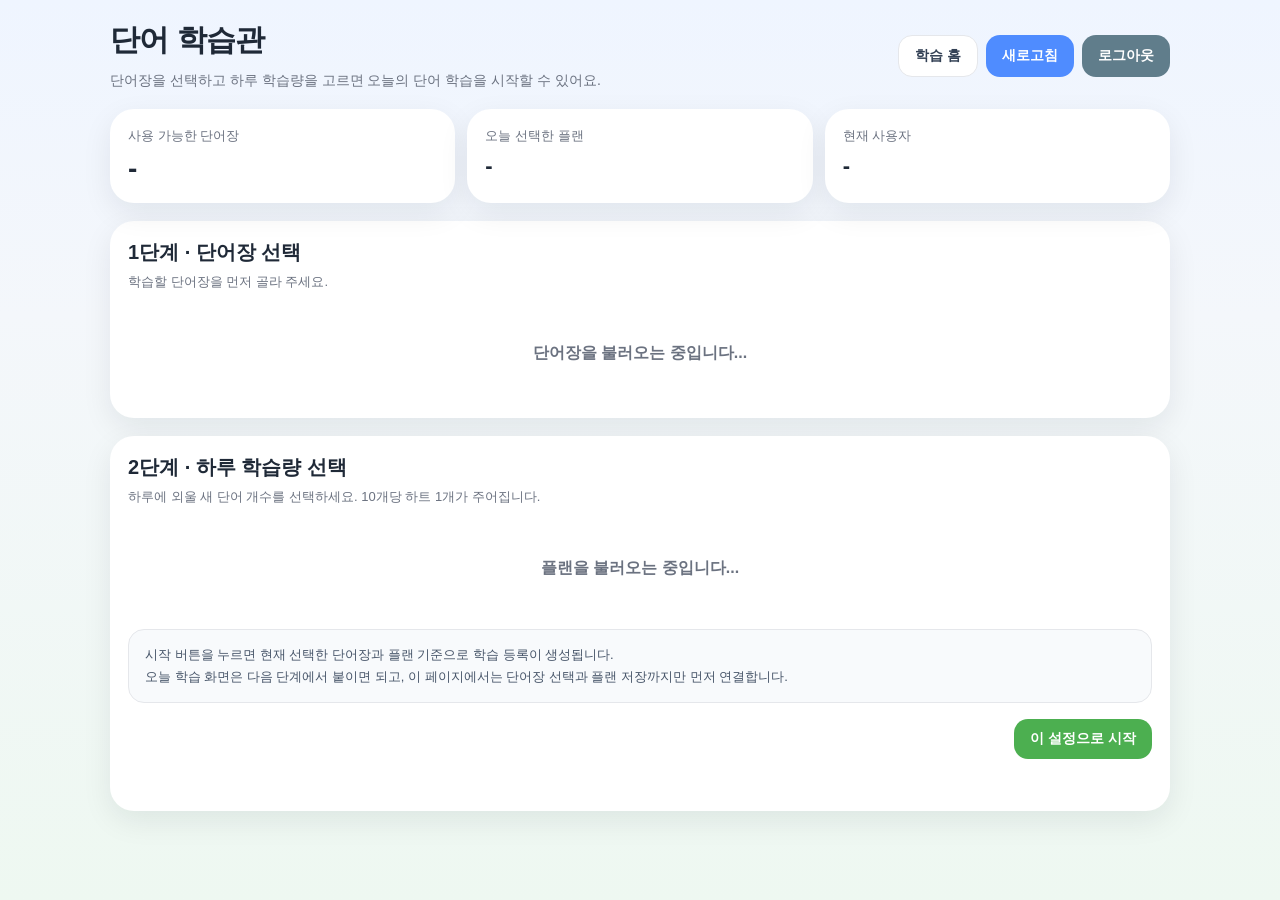
<file: vocab.html>
<!DOCTYPE html>
<html lang="ko">
<head>
  <meta charset="UTF-8" />
  <meta name="viewport" content="width=device-width, initial-scale=1.0" />
  <title>보카엔딩 단어 학습관</title>
  <style>
    * { box-sizing: border-box; }
    :root{
      --bg:#f4f7fb; --card:#ffffff; --line:#e5e7eb; --text:#1f2937; --muted:#6b7280;
      --blue:#4f8cff; --green:#4caf50; --red:#ef4444; --shadow:0 10px 30px rgba(15,23,42,.08);
    }
    body{
      margin:0;
      font-family:Arial,sans-serif;
      background:linear-gradient(180deg,#eff5ff 0%,#f4f7fb 35%,#eef8f1 100%);
      color:var(--text);
    }
    .wrap{ max-width:1100px; margin:0 auto; padding:20px; min-height:100vh; }
    .topbar{
      display:flex; justify-content:space-between; align-items:center; gap:12px;
      margin-bottom:18px; flex-wrap:wrap;
    }
    .title-box h1{ margin:0; font-size:30px; font-weight:800; letter-spacing:-0.02em; }
    .title-box p{ margin:8px 0 0; color:var(--muted); font-size:14px; line-height:1.6; }
    .btns{ display:flex; gap:8px; flex-wrap:wrap; }
    button{
      border:none; border-radius:14px; padding:11px 16px; font-size:14px; font-weight:700; cursor:pointer;
      transition:transform .12s ease, opacity .12s ease, box-shadow .12s ease;
    }
    button:hover{ opacity:.95; box-shadow:0 8px 18px rgba(0,0,0,.08); }
    button:active{ transform:translateY(1px); }
    .btn-blue{ background:var(--blue); color:#fff; }
    .btn-green{ background:var(--green); color:#fff; }
    .btn-slate{ background:#607d8b; color:#fff; }
    .btn-light{ background:#fff; color:#334155; border:1px solid var(--line); }

    .summary-grid{ display:grid; grid-template-columns:repeat(auto-fit,minmax(190px,1fr)); gap:12px; margin-bottom:18px; }
    .summary-card,.panel{ background:var(--card); border-radius:24px; box-shadow:var(--shadow); }
    .summary-card{ padding:18px; }
    .summary-card .label{ color:var(--muted); font-size:13px; margin-bottom:8px; }
    .summary-card .value{ font-size:28px; font-weight:800; }

    .panel{ padding:18px; margin-bottom:18px; }
    .panel-head{
      display:flex; justify-content:space-between; align-items:flex-start; gap:12px;
      margin-bottom:14px; flex-wrap:wrap;
    }
    .panel-head h2{ margin:0; font-size:20px; }
    .panel-head p{ margin:6px 0 0; color:var(--muted); font-size:13px; line-height:1.6; }

    .status{
      margin-top:10px; font-size:14px; color:#334155; line-height:1.6;
      min-height:24px;
    }

    .book-grid, .plan-grid{
      display:grid;
      grid-template-columns:repeat(auto-fill,minmax(220px,1fr));
      gap:12px;
    }

    .select-card{
      border:1px solid var(--line);
      background:linear-gradient(180deg,#fff 0%,#fbfdff 100%);
      border-radius:18px;
      padding:16px;
      min-height:160px;
      display:flex;
      flex-direction:column;
      justify-content:space-between;
      cursor:pointer;
      transition:transform .12s ease, box-shadow .12s ease, border-color .12s ease;
      text-align:left;
    }

    .select-card:hover{
      transform:translateY(-2px);
      box-shadow:0 14px 28px rgba(15,23,42,.08);
      border-color:#bfd5ff;
    }

    .select-card.selected{
      background:linear-gradient(180deg,#f4f9ff 0%,#eef5ff 100%);
      border-color:#4f8cff;
      box-shadow:0 10px 24px rgba(79,140,255,.12);
    }

    .badge{
      display:inline-flex;
      align-items:center;
      gap:6px;
      width:max-content;
      padding:6px 10px;
      border-radius:999px;
      font-size:12px;
      font-weight:700;
      background:#eef4ff;
      color:#335ea8;
      margin-bottom:10px;
    }

    .card-title{ font-size:20px; font-weight:800; line-height:1.35; margin-bottom:10px; }
    .card-meta{ color:var(--muted); font-size:12px; line-height:1.6; }
    .footer-actions{
      display:flex; gap:10px; flex-wrap:wrap; justify-content:flex-end; margin-top:16px;
    }

    .empty, .loading{
      padding:36px 14px; text-align:center; color:var(--muted); font-weight:700;
    }

    .notice{
  margin-top:14px; padding:14px 16px; border-radius:16px;
  background:#f8fafc; border:1px solid var(--line); font-size:13px; color:#475569; line-height:1.7;
}

.app-modal{
  position:fixed;
  inset:0;
  background:rgba(15,23,42,.38);
  display:none;
  align-items:center;
  justify-content:center;
  z-index:9999;
  padding:20px;
}

.app-modal.show{
  display:flex;
}

.app-modal-card{
  width:min(100%, 420px);
  background:#fff;
  border-radius:24px;
  box-shadow:0 20px 60px rgba(15,23,42,.22);
  padding:24px 22px 18px;
  animation:modalUp .18s ease;
}

@keyframes modalUp{
  from{
    opacity:0;
    transform:translateY(12px) scale(.98);
  }
  to{
    opacity:1;
    transform:translateY(0) scale(1);
  }
}

.app-modal-title{
  font-size:20px;
  font-weight:800;
  margin-bottom:10px;
  color:#0f172a;
}

.app-modal-message{
  font-size:15px;
  line-height:1.65;
  color:#475569;
  white-space:pre-line;
}

.app-modal-actions{
  display:flex;
  justify-content:flex-end;
  margin-top:18px;
}

.app-modal-btn{
  border:none;
  border-radius:14px;
  background:#4f8cff;
  color:#fff;
  padding:11px 18px;
  font-size:14px;
  font-weight:800;
  cursor:pointer;
}

    @media (max-width:640px){
      .wrap{ padding:14px; }
      .title-box h1{ font-size:25px; }
      .card-title{ font-size:18px; }
      .book-grid,.plan-grid{ grid-template-columns:repeat(2,minmax(0,1fr)); }
      .select-card{ min-height:145px; padding:14px; }
      .footer-actions{ justify-content:stretch; }
      .footer-actions button{ width:100%; }
    }
  </style>
</head>
<body>
  <div class="wrap">
    <div class="topbar">
      <div class="title-box">
        <h1>단어 학습관</h1>
        <p>단어장을 선택하고 하루 학습량을 고르면 오늘의 단어 학습을 시작할 수 있어요.</p>
      </div>
      <div class="btns">
        <button id="homeBtn" class="btn-light" type="button">학습 홈</button>
        <button id="refreshBtn" class="btn-blue" type="button">새로고침</button>
        <button id="logoutBtn" class="btn-slate" type="button">로그아웃</button>
      </div>
    </div>

    <div class="summary-grid">
      <div class="summary-card">
        <div class="label">사용 가능한 단어장</div>
        <div class="value" id="bookCountText">-</div>
      </div>
      <div class="summary-card">
        <div class="label">오늘 선택한 플랜</div>
        <div class="value" id="planText" style="font-size:22px;">-</div>
      </div>
      <div class="summary-card">
        <div class="label">현재 사용자</div>
        <div class="value" id="currentName" style="font-size:22px;">-</div>
      </div>
    </div>

    <div class="panel">
      <div class="panel-head">
        <div>
          <h2>1단계 · 단어장 선택</h2>
          <p>학습할 단어장을 먼저 골라 주세요.</p>
        </div>
      </div>
      <div id="bookGrid" class="book-grid"></div>
      <div id="bookLoading" class="loading">단어장을 불러오는 중입니다...</div>
    </div>

    <div class="panel">
      <div class="panel-head">
        <div>
          <h2>2단계 · 하루 학습량 선택</h2>
          <p>하루에 외울 새 단어 개수를 선택하세요. 10개당 하트 1개가 주어집니다.</p>
        </div>
      </div>
      <div id="planGrid" class="plan-grid"></div>
      <div id="planLoading" class="loading">플랜을 불러오는 중입니다...</div>

      <div class="notice">
        시작 버튼을 누르면 현재 선택한 단어장과 플랜 기준으로 학습 등록이 생성됩니다.<br />
        오늘 학습 화면은 다음 단계에서 붙이면 되고, 이 페이지에서는 단어장 선택과 플랜 저장까지만 먼저 연결합니다.
      </div>

      <div class="footer-actions">
        <button id="startBtn" class="btn-green" type="button">이 설정으로 시작</button>
      </div>
      <div id="status" class="status"></div>
    </div>
  </div>

  <script type="module">
    import { createClient } from 'https://esm.sh/@supabase/supabase-js@2';

    const supabase = createClient(
      'https://uuzhdxangctewuklvmlv.supabase.co',
      'sb_publishable_vv0I9z-5PnmOabrpVspufQ_ABmB_F-F'
    );

    const currentNameEl = document.getElementById('currentName');
    const bookCountText = document.getElementById('bookCountText');
    const planText = document.getElementById('planText');
    const bookGrid = document.getElementById('bookGrid');
    const planGrid = document.getElementById('planGrid');
    const bookLoading = document.getElementById('bookLoading');
    const planLoading = document.getElementById('planLoading');
    const statusEl = document.getElementById('status');

const appModal = document.getElementById('appModal');
const appModalTitle = document.getElementById('appModalTitle');
const appModalMessage = document.getElementById('appModalMessage');
const appModalConfirm = document.getElementById('appModalConfirm');

    let me = null;
    let role = 'student';
    let books = [];
    let plans = [];
    let selectedBookId = null;
    let selectedPlanId = null;

    function escapeHtml(value) {
      return String(value ?? '')
        .replaceAll('&','&amp;')
        .replaceAll('<','&lt;')
        .replaceAll('>','&gt;')
        .replaceAll('"','&quot;')
        .replaceAll("'",'&#039;');
    }

    function setStatus(message, isError = false) {
  statusEl.textContent = message || '';
  statusEl.style.color = isError ? '#b42318' : '#334155';
}

function showAppModal(message, title = '안내', onConfirm = null) {
  appModalTitle.textContent = title;
  appModalMessage.textContent = message;
  appModal.classList.add('show');

  appModalConfirm.onclick = () => {
    appModal.classList.remove('show');
    if (typeof onConfirm === 'function') onConfirm();
  };
}

appModal.addEventListener('click', (e) => {
  if (e.target === appModal) {
    appModal.classList.remove('show');
  }
});

    async function requireAuth() {
      const { data: authData, error: authError } = await supabase.auth.getUser();
      if (authError || !authData.user) {
  showAppModal('로그인이 필요합니다.', '로그인 필요', () => {
    location.href = 'login.html';
  });
  return false;
}

      me = authData.user;

      const { data: profileData } = await supabase
        .from('profiles')
        .select('user_id, name, role')
        .eq('user_id', me.id)
        .maybeSingle();

      if (profileData?.role) role = profileData.role;
      currentNameEl.textContent = profileData?.name || me.email || '사용자';
      return true;
    }

    async function loadBooks() {
      bookLoading.style.display = 'block';
      bookGrid.innerHTML = '';

      const { data, error } = await supabase
        .from('vocab_books')
        .select('id, code, title, description, category, is_active, sort_order')
        .eq('is_active', true)
        .order('sort_order', { ascending: true })
        .order('title', { ascending: true });

      bookLoading.style.display = 'none';

      if (error) {
        console.error(error);
        bookGrid.innerHTML = '<div class="empty">단어장을 불러오지 못했습니다.</div>';
        return;
      }

      books = Array.isArray(data) ? data : [];
      bookCountText.textContent = books.length;

      if (!books.length) {
        bookGrid.innerHTML = '<div class="empty">사용 가능한 단어장이 없습니다.</div>';
        return;
      }

      renderBooks();
    }

    function renderBooks() {
      bookGrid.innerHTML = '';

      for (const book of books) {
        const card = document.createElement('button');
        card.type = 'button';
        card.className = `select-card ${selectedBookId === book.id ? 'selected' : ''}`;
        card.innerHTML = `
          <div>
            <div class="badge">단어장</div>
            <div class="card-title">${escapeHtml(book.title)}</div>
          </div>
          <div class="card-meta">
            코드: ${escapeHtml(book.code)}<br>
            ${book.description ? escapeHtml(book.description) : '설명 없음'}
          </div>
        `;
        card.addEventListener('click', () => {
          selectedBookId = book.id;
          renderBooks();
          setStatus(`단어장 선택 완료: ${book.title}`);
        });
        bookGrid.appendChild(card);
      }
    }

    async function loadPlans() {
      planLoading.style.display = 'block';
      planGrid.innerHTML = '';

      const { data, error } = await supabase
        .from('vocab_plans')
        .select('id, code, title, daily_new_count, heart_count, description, is_active, sort_order')
        .eq('is_active', true)
        .order('sort_order', { ascending: true });

      planLoading.style.display = 'none';

      if (error) {
        console.error(error);
        planGrid.innerHTML = '<div class="empty">플랜을 불러오지 못했습니다.</div>';
        return;
      }

      plans = Array.isArray(data) ? data : [];
      if (!plans.length) {
        planGrid.innerHTML = '<div class="empty">사용 가능한 플랜이 없습니다.</div>';
        return;
      }

      renderPlans();
    }

    function renderPlans() {
      planGrid.innerHTML = '';

      for (const plan of plans) {
        const card = document.createElement('button');
        card.type = 'button';
        card.className = `select-card ${selectedPlanId === plan.id ? 'selected' : ''}`;
        card.innerHTML = `
          <div>
            <div class="badge">학습 플랜</div>
            <div class="card-title">${escapeHtml(plan.title)}</div>
          </div>
          <div class="card-meta">
            하루 새 단어 ${plan.daily_new_count}개<br>
            하트 ${plan.heart_count}개
          </div>
        `;
        card.addEventListener('click', () => {
          selectedPlanId = plan.id;
          planText.textContent = plan.title;
          renderPlans();
          setStatus(`플랜 선택 완료: ${plan.title}`);
        });
        planGrid.appendChild(card);
      }
    }

    async function createTodaySet(enrollmentId, bookId, planId, plan) {
  const today = new Date().toISOString().slice(0, 10);

  const { data: existing, error: existingError } = await supabase
    .from('user_vocab_daily_sets')
    .select('id')
    .eq('user_id', me.id)
    .eq('book_id', bookId)
    .eq('study_date', today)
    .maybeSingle();

  if (existingError) {
    console.error(existingError);
    throw new Error('오늘 학습 세트 확인 실패');
  }

  if (existing) return;

  const { data: words, error: wordsError } = await supabase
    .from('vocab_book_words')
    .select('word_id, book_order')
    .eq('book_id', bookId)
    .order('book_order', { ascending: true })
    .limit(plan.daily_new_count);

  if (wordsError) {
    console.error(wordsError);
    throw new Error('단어 불러오기 실패');
  }

  if (!words || words.length === 0) {
  throw new Error('단어를 불러올 수 없습니다.');
}

  const wordIds = words.map(w => w.word_id);

 const insertPayload = {
  enrollment_id: enrollmentId,
  user_id: me.id,
  book_id: bookId,
  plan_id: planId,
  day_no: 1,
  study_date: today,
  total_words: wordIds,
  heart_count: plan.heart_count
};

const { error: insertError } = await supabase
  .from('user_vocab_daily_sets')
  .upsert(insertPayload, {
    onConflict: 'enrollment_id,day_no'
  });

if (insertError) {
  console.error('user_vocab_daily_sets upsert error:', insertError);
  throw new Error('오늘 학습 세트 생성 실패: ' + insertError.message);
}
}

    async function startEnrollment() {
      if (!selectedBookId) {
        setStatus('단어장을 먼저 선택해 주세요.', true);
        return;
      }
      if (!selectedPlanId) {
        setStatus('하루 학습량 플랜을 먼저 선택해 주세요.', true);
        return;
      }

      const selectedBook = books.find(book => book.id === selectedBookId);
      const selectedPlan = plans.find(plan => plan.id === selectedPlanId);

      setStatus('학습 등록을 저장하는 중입니다...');

      const payload = {
        user_id: me.id,
        book_id: selectedBookId,
        plan_id: selectedPlanId,
        status: 'studying'
      };

      const { error } = await supabase
  .from('user_vocab_enrollments')
  .upsert(payload, { onConflict: 'user_id,book_id' });

if (error) {
  console.error(error);
  setStatus('학습 등록 저장 실패: ' + error.message, true);
  return;
}

const { data: savedEnrollment, error: enrollmentFetchError } = await supabase
  .from('user_vocab_enrollments')
  .select('id')
  .eq('user_id', me.id)
  .eq('book_id', selectedBookId)
  .maybeSingle();

if (enrollmentFetchError || !savedEnrollment) {
  console.error(enrollmentFetchError);
  setStatus('학습 등록 확인 실패', true);
  return;
}

try {
  await createTodaySet(savedEnrollment.id, selectedBookId, selectedPlanId, selectedPlan);
} catch (createError) {
  console.error('createTodaySet failed:', createError);
  setStatus(createError.message || '오늘 학습 생성 실패', true);
  showAppModal(createError.message || '오늘 학습 생성 실패', '생성 실패');
  return;
}

setStatus(`시작 준비 완료: ${selectedBook?.title || ''} / ${selectedPlan?.title || ''}`);
showAppModal('단어장과 플랜이 저장되었고, 오늘 학습 세트도 생성되었습니다.', '시작 준비 완료', () => {
  location.href = 'vocab_study.html';
});
    }

    async function logout() {
      await supabase.auth.signOut();
      location.href = 'login.html';
    }

    document.getElementById('homeBtn').addEventListener('click', () => {
      if (role === 'admin') location.href = 'admin.html';
      else location.href = 'class.html';
    });

    document.getElementById('refreshBtn').addEventListener('click', () => location.reload());
    document.getElementById('logoutBtn').addEventListener('click', logout);
    document.getElementById('startBtn').addEventListener('click', startEnrollment);

    async function init() {
      const ok = await requireAuth();
      if (!ok) return;
      await loadBooks();
      await loadPlans();
    }

    init();
  </script>

  </div>

  <div id="appModal" class="app-modal">
    <div class="app-modal-card">
      <div id="appModalTitle" class="app-modal-title">안내</div>
      <div id="appModalMessage" class="app-modal-message"></div>
      <div class="app-modal-actions">
        <button id="appModalConfirm" class="app-modal-btn" type="button">확인</button>
      </div>
    </div>
  </div>
</body>
  
</body>
</html>
</file>
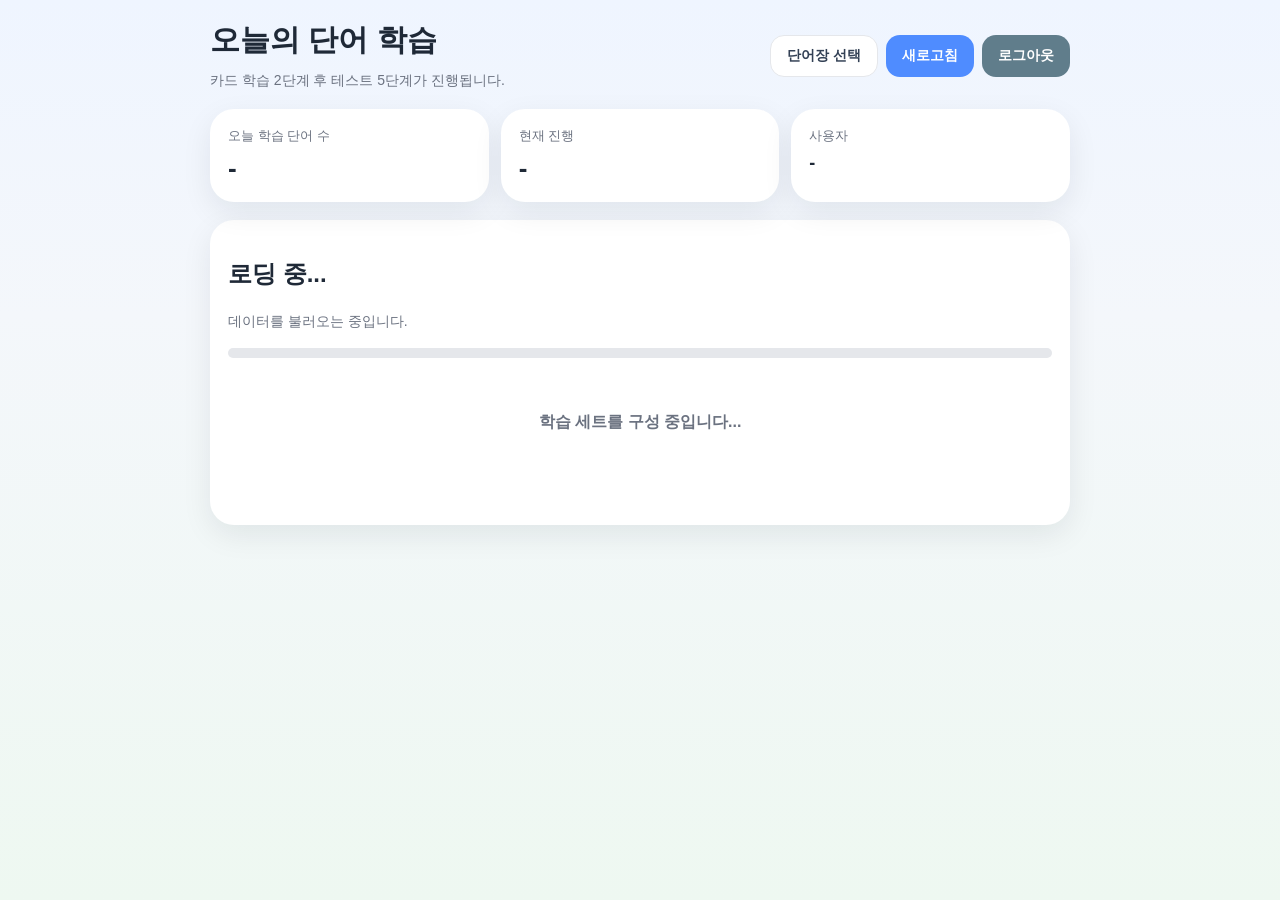
<file: vocab_study.html>
<!DOCTYPE html>
<html lang="ko">
<head>
  <meta charset="UTF-8" />
  <meta name="viewport" content="width=device-width, initial-scale=1.0" />
  <title>보카엔딩 단어 학습</title>
  <style>
    /* 기존 스타일 유지 */
    * { box-sizing: border-box; }
    :root{
      --bg:#f4f7fb; --card:#ffffff; --line:#e5e7eb; --text:#1f2937;
      --muted:#6b7280; --blue:#4f8cff; --green:#4caf50; --red:#ef4444;
      --shadow:0 10px 30px rgba(15,23,42,.08);
    }
    body{ margin:0; font-family:Arial,sans-serif; background:linear-gradient(180deg,#eff5ff 0%,#f4f7fb 35%,#eef8f1 100%); color:var(--text); }
    .wrap{ max-width:900px; margin:0 auto; padding:20px; min-height:100vh; }
    .topbar{ display:flex; justify-content:space-between; align-items:center; gap:12px; margin-bottom:18px; flex-wrap:wrap; }
    .title-box h1{ margin:0; font-size:30px; font-weight:800; }
    .title-box p{ margin:8px 0 0; color:var(--muted); font-size:14px; line-height:1.6; }
    .btns{ display:flex; gap:8px; flex-wrap:wrap; }
    button{ border:none; border-radius:14px; padding:11px 16px; font-size:14px; font-weight:700; cursor:pointer; }
    button:disabled{ opacity:.55; cursor:not-allowed; }
    .btn-blue{ background:var(--blue); color:#fff; }
    .btn-green{ background:var(--green); color:#fff; }
    .btn-red{ background:var(--red); color:#fff; }
    .btn-slate{ background:#607d8b; color:#fff; }
    .btn-light{ background:#fff; color:#334155; border:1px solid var(--line); }
    .summary-grid{ display:grid; grid-template-columns:repeat(auto-fit,minmax(180px,1fr)); gap:12px; margin-bottom:18px; }
    .summary-card,.panel{ background:var(--card); border-radius:24px; box-shadow:var(--shadow); }
    .summary-card{ padding:18px; }
    .summary-card .label{ color:var(--muted); font-size:13px; margin-bottom:8px; }
    .summary-card .value{ font-size:26px; font-weight:800; }
    .panel{ padding:18px; margin-bottom:18px; }
    .progress-wrap{ width:100%; height:10px; background:#e5e7eb; border-radius:999px; overflow:hidden; margin-bottom:18px; }
    .progress-bar{ height:100%; width:0%; background:linear-gradient(90deg,#4f8cff,#6fcf97); transition:width .2s ease; }
    .word-card{ position:relative; border:1px solid var(--line); background:linear-gradient(180deg,#fff 0%,#fbfdff 100%); border-radius:22px; padding:24px; text-align:center; min-height:450px; display:flex; flex-direction:column; justify-content:center; gap:16px; }
    .card-hearts{ display:flex; align-items:center; gap:6px; font-size:18px; font-weight:800; color:var(--red); }
    .pill{ display:inline-flex; align-items:center; justify-content:center; padding:7px 12px; border-radius:999px; background:#eef4ff; color:#355ea9; font-size:12px; font-weight:800; width:max-content; margin:0 auto; }
    .word-text{ font-size:52px; font-weight:900; line-height:1.15; word-break:break-word; }
    .sub-text{ color:var(--muted); font-size:14px; line-height:1.7; }
    .scratch-wrap{ width:100%; max-width:760px; margin:0 auto; display:flex; flex-direction:column; gap:10px; }
    .scratch-label{ color:var(--muted); font-size:13px; text-align:center; }
    .scratch-card{ position:relative; width:100%; min-height:140px; height:140px; border-radius:22px; overflow:hidden; border:2px dashed #bfd5ff; background:#f8fbff; display:flex; align-items:center; justify-content:center; padding:20px; }
    .scratch-answer{ position:relative; z-index:1; font-size:34px; font-weight:800; line-height:1.5; text-align:center; word-break:keep-all; padding:10px; }
    .scratch-canvas{ position:absolute; inset:0; z-index:2; width:100%; height:100%; display:block; cursor:grab; touch-action:none; }
    .scratch-card.revealed .scratch-canvas{ opacity:0; pointer-events:none; transition:opacity .25s ease; }
    .choice-wrap{ display:grid; gap:10px; width:100%; max-width:560px; margin:0 auto; grid-template-columns:1fr; }
    .choice-btn{ width:100%; text-align:center; background:#fff; color:#334155; border:1px solid var(--line); border-radius:16px; padding:14px 16px; font-size:16px; font-weight:700; transition: all 0.2s; }
    .choice-btn.correct{ background:#dcfce7 !important; border-color:#22c55e !important; color:#166534 !important; }
    .choice-btn.wrong{ background:#fee2e2 !important; border-color:#ef4444 !important; color:#991b1b !important; }
    @keyframes shake{ 0%, 100%{ transform:translateX(0); } 25%{ transform:translateX(-6px); } 50%{ transform:translateX(6px); } 75%{ transform:translateX(-4px); } }
    .shake{ animation:shake .3s ease; }
    .heart-hit{ animation:heartPop .25s ease; }
    @keyframes heartPop{ 0%{ transform:scale(1); } 50%{ transform:scale(1.4); } 100%{ transform:scale(1); } }
    .answer-form{ width:100%; max-width:560px; margin:0 auto; display:flex; flex-direction:column; gap:12px; }
    .answer-input{ width:100%; border:1.5px solid var(--line); border-radius:16px; padding:16px 18px; font-size:18px; font-weight:700; outline:none; text-align: center; }
    .answer-input:focus{ border-color:#4f8cff; box-shadow:0 0 0 4px rgba(79,140,255,.12); }
    .footer-actions{ display:flex; gap:10px; flex-wrap:wrap; justify-content:center; margin-top:16px; }
    .status{ margin-top:14px; min-height:24px; color:#334155; font-size:14px; text-align:center; }
    .empty,.loading{ padding:36px 14px; text-align:center; color:var(--muted); font-weight:700; }
    .app-modal{ position:fixed; inset:0; background:rgba(15,23,42,.38); display:none; align-items:center; justify-content:center; z-index:9999; padding:20px; }
    .app-modal.show{ display:flex; }
    .app-modal-card{ width:min(100%, 420px); background:#fff; border-radius:24px; box-shadow:0 20px 60px rgba(15,23,42,.22); padding:24px 22px 18px; animation:modalUp .18s ease; }
    @keyframes modalUp{ from{ opacity:0; transform:translateY(12px) scale(.98); } to{ opacity:1; transform:translateY(0) scale(1); } }
    .app-modal-title{ font-size:20px; font-weight:800; margin-bottom:10px; color:#0f172a; }
    .app-modal-message{ font-size:15px; line-height:1.65; color:#475569; white-space:pre-line; }
    .app-modal-actions{ display:flex; justify-content:flex-end; margin-top:18px; }
    .app-modal-btn{ border:none; border-radius:14px; background:#4f8cff; color:#fff; padding:11px 18px; font-size:14px; font-weight:800; cursor:pointer; }
    @media (max-width:640px){ .wrap{ padding:14px; } .word-text{ font-size:38px; } .scratch-answer{ font-size:26px; } .footer-actions button{ width:100%; } }
  </style>
</head>
<body>
  <div class="wrap">
    <div class="topbar">
      <div class="title-box">
        <h1>오늘의 단어 학습</h1>
        <p>카드 학습 2단계 후 테스트 5단계가 진행됩니다.</p>
      </div>
      <div class="btns">
        <button id="backBtn" class="btn-light" type="button">단어장 선택</button>
        <button id="refreshBtn" class="btn-blue" type="button">새로고침</button>
        <button id="logoutBtn" class="btn-slate" type="button">로그아웃</button>
      </div>
    </div>

    <div class="summary-grid">
      <div class="summary-card">
        <div class="label">오늘 학습 단어 수</div>
        <div class="value" id="totalCountText">-</div>
      </div>
      <div class="summary-card">
        <div class="label">현재 진행</div>
        <div class="value" id="currentStepText">-</div>
      </div>
      <div class="summary-card">
        <div class="label">사용자</div>
        <div class="value" id="currentName" style="font-size:18px;">-</div>
      </div>
    </div>

    <div class="panel">
      <h2 id="bookTitle">로딩 중...</h2>
      <p id="bookDesc" class="sub-text">데이터를 불러오는 중입니다.</p>

      <div class="progress-wrap">
        <div id="progressBar" class="progress-bar"></div>
      </div>

      <div id="loadingBox" class="loading">학습 세트를 구성 중입니다...</div>
      <div id="emptyBox" class="empty" style="display:none;">오늘의 학습 세트가 없습니다.</div>

      <!-- 카드 학습 섹션 -->
      <div id="studyBox" style="display:none;">
        <div class="word-card">
          <div style="display:flex; align-items:center; justify-content:space-between; margin-bottom:10px;">
            <div id="cardOrder" style="font-weight:800; font-size:18px;">1 / 10</div>
            <div id="phaseBadge" class="pill">영단어 카드</div>
            <div id="cardHearts" class="card-hearts">❤ × 1</div>
          </div>
          <div id="wordText" class="word-text">word</div>
          
          <div class="scratch-wrap">
            <div id="scratchLabel" class="scratch-label">아래 영역을 긁어서 확인하세요.</div>
            <div id="scratchCard" class="scratch-card">
              <div id="scratchAnswer" class="scratch-answer">뜻</div>
              <canvas id="scratchCanvas" class="scratch-canvas"></canvas>
            </div>
          </div>
          <div class="footer-actions">
            <button id="speakBtn" class="btn-light" type="button">🔊 다시 듣기</button>
            <button id="revealBtn" class="btn-blue" type="button">정답 공개</button>
            <button id="nextBtn" class="btn-green" type="button">다음 카드</button>
          </div>
        </div>
      </div>

      <!-- 테스트 섹션 -->
      <div id="testBox" style="display:none;">
        <div class="word-card">
          <div style="display:flex; align-items:center; justify-content:space-between; margin-bottom:10px;">
            <div id="testOrder" style="font-weight:800; font-size:18px;">1 / 10</div>
            <div id="testPhaseBadge" class="pill">테스트</div>
            <div id="testHearts" class="card-hearts">❤ × 1</div>
          </div>
          <div id="testQuestion" class="word-text">word</div>
          <div id="testGuide" class="sub-text">알맞은 답을 고르세요.</div>
          <div id="choiceWrap" class="choice-wrap"></div>
          <div id="answerWrap" class="answer-form" style="display:none;">
            <input id="answerInput" class="answer-input" type="text" placeholder="정답을 입력하세요" autocomplete="off" />
            <button id="answerSubmitBtn" class="btn-green answer-submit" type="button">정답 확인</button>
          </div>
        </div>
      </div>

      <div id="completeBox" class="empty" style="display:none;">
        오늘의 학습을 완료했습니다!<br />
        <div class="footer-actions" style="margin-top:18px;">
          <button id="restartBtn" class="btn-blue" type="button">처음부터 다시하기</button>
          <button id="goSelectBtn" class="btn-light" type="button">단어장 선택으로</button>
        </div>
      </div>

      <div id="status" class="status"></div>
    </div>
  </div>

  <!-- 알림 모달 -->
  <div id="appModal" class="app-modal">
    <div class="app-modal-card">
      <div id="appModalTitle" class="app-modal-title">안내</div>
      <div id="appModalMessage" class="app-modal-message"></div>
      <div class="app-modal-actions">
        <button id="appModalConfirm" class="app-modal-btn" type="button">확인</button>
      </div>
    </div>
  </div>

  <script type="module">
    import { createClient } from 'https://esm.sh/@supabase/supabase-js@2';

    const supabase = createClient(
      'https://uuzhdxangctewuklvmlv.supabase.co',
      'sb_publishable_vv0I9z-5PnmOabrpVspufQ_ABmB_F-F'
    );

    const elements = {
      currentName: document.getElementById('currentName'),
      totalCountText: document.getElementById('totalCountText'),
      currentStepText: document.getElementById('currentStepText'),
      progressBar: document.getElementById('progressBar'),
      loadingBox: document.getElementById('loadingBox'),
      emptyBox: document.getElementById('emptyBox'),
      studyBox: document.getElementById('studyBox'),
      testBox: document.getElementById('testBox'),
      completeBox: document.getElementById('completeBox'),
      bookTitle: document.getElementById('bookTitle'),
      bookDesc: document.getElementById('bookDesc'),
      status: document.getElementById('status'),
      wordText: document.getElementById('wordText'),
      phaseBadge: document.getElementById('phaseBadge'),
      scratchAnswer: document.getElementById('scratchAnswer'),
      scratchCanvas: document.getElementById('scratchCanvas'),
      scratchCard: document.getElementById('scratchCard'),
      cardHearts: document.getElementById('cardHearts'),
      cardOrder: document.getElementById('cardOrder'),
      testQuestion: document.getElementById('testQuestion'),
      testPhaseBadge: document.getElementById('testPhaseBadge'),
      testHearts: document.getElementById('testHearts'),
      testOrder: document.getElementById('testOrder'),
      testGuide: document.getElementById('testGuide'),
      choiceWrap: document.getElementById('choiceWrap'),
      answerWrap: document.getElementById('answerWrap'),
      answerInput: document.getElementById('answerInput'),
      answerSubmitBtn: document.getElementById('answerSubmitBtn')
    };

    let me = null;
    let currentWords = [];
    let currentIndex = 0;
    let studyPhase = 'word_to_meaning';
    let hearts = 1;
    let initialHearts = 1;
    let isProcessing = false; 
    let isModalOpen = false; 

    let audioCtx = null;
    function getAudioCtx() {
      if (!audioCtx) audioCtx = new (window.AudioContext || window.webkitAudioContext)();
      if (audioCtx.state === 'suspended') audioCtx.resume();
      return audioCtx;
    }

    function playSound(type) {
      const ctx = getAudioCtx();
      const start = ctx.currentTime;
      if (type === 'correct') {
        [523.25, 659.25, 783.99].forEach((freq, i) => {
          const osc = ctx.createOscillator();
          const gain = ctx.createGain();
          osc.type = 'triangle';
          osc.frequency.setValueAtTime(freq, start + (i * 0.07));
          gain.gain.setValueAtTime(0.1, start + (i * 0.07));
          gain.gain.exponentialRampToValueAtTime(0.01, start + (i * 0.07) + 0.1);
          osc.connect(gain).connect(ctx.destination);
          osc.start(start + (i * 0.07));
          osc.stop(start + (i * 0.07) + 0.12);
        });
      } else {
        const osc = ctx.createOscillator();
        const gain = ctx.createGain();
        osc.type = 'sawtooth';
        osc.frequency.setValueAtTime(200, start);
        osc.frequency.linearRampToValueAtTime(100, start + 0.2);
        gain.gain.setValueAtTime(0.1, start);
        gain.gain.linearRampToValueAtTime(0, start + 0.2);
        osc.connect(gain).connect(ctx.destination);
        osc.start(); osc.stop(start + 0.2);
      }
    }

    function setStatus(msg, isErr = false) {
      elements.status.textContent = msg || '';
      elements.status.style.color = isErr ? '#ef4444' : '#334155';
    }

    function showAppModal(message, title = '안내', onConfirm = null) {
      isModalOpen = true; 
      document.getElementById('appModalTitle').textContent = title;
      document.getElementById('appModalMessage').textContent = message;
      const modal = document.getElementById('appModal');
      modal.classList.add('show');
      document.getElementById('appModalConfirm').onclick = () => {
        modal.classList.remove('show');
        isModalOpen = false; 
        if (onConfirm) onConfirm();
      };
    }

    function renderHeartIcons(hit = false) {
      const text = `❤ × ${hearts}`;
      elements.cardHearts.textContent = text;
      elements.testHearts.textContent = text;
      if (hit) {
        elements.cardHearts.classList.add('heart-hit');
        elements.testHearts.classList.add('heart-hit');
        setTimeout(() => {
          elements.cardHearts.classList.remove('heart-hit');
          elements.testHearts.classList.remove('heart-hit');
        }, 300);
      }
    }

    function speakWord(text) {
      if (!text) return;
      window.speechSynthesis.cancel();
      const u = new SpeechSynthesisUtterance(text);
      u.lang = 'en-US'; u.rate = 0.9;
      window.speechSynthesis.speak(u);
    }

    function getMeaningText(item) {
      return (item.primary_meaning_ko || '').trim() || '뜻 없음';
    }

    function normalize(t) {
      return String(t || '').trim().replace(/\s+/g, ' ').replace(/[.,!?]/g, '');
    }

    function isCorrectInput(item, val) {
      const input = normalize(val);
      if (!input) return false;
      const accepted = [];
      if (item.primary_meaning_ko) accepted.push(normalize(item.primary_meaning_ko));
      if (Array.isArray(item.accepted_meanings_ko)) item.accepted_meanings_ko.forEach(m => accepted.push(normalize(m)));
      return accepted.includes(input);
    }

    function shuffle(arr) { return [...arr].sort(() => Math.random() - 0.5); }

    function buildChoices(correctItem, isMeaningToWord = false) {
      const correct = isMeaningToWord ? correctItem.word : getMeaningText(correctItem);
      const pool = currentWords
        .filter(w => w.id !== correctItem.id)
        .map(w => isMeaningToWord ? w.word : getMeaningText(w));
      const wrongs = shuffle([...new Set(pool)]).slice(0, 3);
      const fillers = isMeaningToWord ? ['apple','book','desk'] : ['상태','동작','사물'];
      while(wrongs.length < 3) wrongs.push(fillers[wrongs.length] || '보기');
      return shuffle([correct, ...wrongs]);
    }

    let scratchCtx = null;
    function initScratch() {
      const canvas = elements.scratchCanvas;
      const card = elements.scratchCard;
      card.classList.remove('revealed'); 
      const rect = card.getBoundingClientRect();
      const dpr = window.devicePixelRatio || 1;
      canvas.width = rect.width * dpr; canvas.height = rect.height * dpr;
      canvas.style.width = rect.width + 'px'; canvas.style.height = rect.height + 'px';
      scratchCtx = canvas.getContext('2d');
      scratchCtx.scale(dpr, dpr);
      scratchCtx.fillStyle = '#dfe6ef';
      scratchCtx.fillRect(0, 0, rect.width, rect.height);
      scratchCtx.fillStyle = '#334155';
      scratchCtx.font = 'bold 14px Arial';
      scratchCtx.textAlign = 'center';
      scratchCtx.fillText('긁어서 확인', rect.width / 2, rect.height / 2 + 5);
    }

    function renderCard() {
      setStatus(''); // 메시지 초기화
      if (currentIndex >= currentWords.length) {
        hearts = initialHearts; 
        if (studyPhase === 'word_to_meaning') {
          studyPhase = 'meaning_to_word'; currentIndex = 0; renderCard();
        } else {
          studyPhase = 'test_1'; currentIndex = 0; renderTestCard();
        }
        return;
      }
      const item = currentWords[currentIndex];
      const total = currentWords.length;
      const prog = (studyPhase === 'word_to_meaning' ? 0 : 33) * (1); // 간소화된 계산
      elements.progressBar.style.width = ((studyPhase==='word_to_meaning'?0:25) + (currentIndex/total*25)) + '%';
      
      elements.cardOrder.textContent = `${currentIndex + 1} / ${total}`;
      elements.currentStepText.textContent = `${currentIndex + 1} / ${total}`;

      if (studyPhase === 'word_to_meaning') {
        elements.phaseBadge.textContent = '1단계: 영단어 보고 뜻 맞추기';
        elements.wordText.textContent = item.word;
        elements.scratchAnswer.textContent = getMeaningText(item);
        speakWord(item.word);
      } else {
        elements.phaseBadge.textContent = '2단계: 뜻 보고 영단어 맞추기';
        elements.wordText.textContent = getMeaningText(item);
        elements.scratchAnswer.textContent = item.word;
      }

      requestAnimationFrame(() => initScratch());
      elements.studyBox.style.display = 'block';
      elements.testBox.style.display = 'none';
      renderHeartIcons();
    }

    function renderTestCard() {
      setStatus(''); // 메시지 초기화
      if (currentIndex >= currentWords.length) {
        hearts = initialHearts;
        const phases = ['test_1', 'test_2', 'test_3', 'test_4', 'test_5', 'done'];
        const nextIdx = phases.indexOf(studyPhase) + 1;
        studyPhase = phases[nextIdx];
        currentIndex = 0;
        if (studyPhase === 'done') {
          elements.testBox.style.display = 'none';
          elements.completeBox.style.display = 'block';
          elements.progressBar.style.width = '100%';
          return;
        }
        renderTestCard();
        return;
      }

      const item = currentWords[currentIndex];
      const total = currentWords.length;
      
      // 진행바 계산 (학습 2단계 + 테스트 5단계 = 총 7단계 기준)
      const baseMap = { 'test_1': 50, 'test_2': 60, 'test_3': 70, 'test_4': 80, 'test_5': 90 };
      let stepProg = (baseMap[studyPhase] || 50) + (currentIndex/total * 10);
      elements.progressBar.style.width = stepProg + '%';

      elements.testOrder.textContent = `${currentIndex + 1} / ${total}`;
      elements.currentStepText.textContent = `${currentIndex + 1} / ${total}`;
      elements.choiceWrap.innerHTML = '';
      elements.answerWrap.style.display = 'none';
      elements.choiceWrap.style.display = 'grid';
      isProcessing = false;

      if (studyPhase === 'test_1') {
        elements.testPhaseBadge.textContent = '테스트 1: 영단어 → 뜻';
        elements.testQuestion.textContent = item.word;
        renderChoices(buildChoices(item, false));
      } else if (studyPhase === 'test_2') {
        elements.testPhaseBadge.textContent = '테스트 2: 발음 → 뜻';
        elements.testQuestion.textContent = '🔊';
        speakWord(item.word);
        renderChoices(buildChoices(item, false), true); 
      } else if (studyPhase === 'test_3') {
        elements.testPhaseBadge.textContent = '테스트 3: 뜻 → 영단어';
        elements.testQuestion.textContent = getMeaningText(item);
        renderChoices(buildChoices(item, true));
      } else if (studyPhase === 'test_4') {
        elements.testPhaseBadge.textContent = '테스트 4: 주관식 (영단어→뜻)';
        elements.testQuestion.textContent = item.word;
        elements.choiceWrap.style.display = 'none';
        elements.answerWrap.style.display = 'flex';
        elements.answerInput.value = '';
        elements.answerInput.placeholder = '뜻을 입력하세요';
        elements.answerInput.classList.remove('wrong', 'shake');
        setTimeout(() => elements.answerInput.focus(), 100);
      } else if (studyPhase === 'test_5') {
        // [추가] 테스트 5: 뜻 → 영단어 주관식
        elements.testPhaseBadge.textContent = '테스트 5: 주관식 (뜻→영단어)';
        elements.testQuestion.textContent = getMeaningText(item);
        elements.choiceWrap.style.display = 'none';
        elements.answerWrap.style.display = 'flex';
        elements.answerInput.value = '';
        elements.answerInput.placeholder = '영단어를 입력하세요';
        elements.answerInput.classList.remove('wrong', 'shake');
        setTimeout(() => elements.answerInput.focus(), 100);
      }
      elements.studyBox.style.display = 'none';
      elements.testBox.style.display = 'block';
      renderHeartIcons();
    }

    function renderChoices(choices, includeAudio = false) {
      choices.forEach(c => {
        const btn = document.createElement('button');
        btn.className = 'choice-btn';
        btn.textContent = c;
        btn.onclick = () => handleTestAnswer(c);
        elements.choiceWrap.appendChild(btn);
      });
      if (includeAudio) {
        const audioBtn = document.createElement('button');
        audioBtn.className = 'btn-light';
        audioBtn.style.marginTop = '10px';
        audioBtn.textContent = '🔊 다시 듣기';
        audioBtn.onclick = () => speakWord(currentWords[currentIndex].word);
        elements.choiceWrap.appendChild(audioBtn);
      }
    }

    function handleTestAnswer(choice) {
      if (isProcessing) return;
      isProcessing = true;
      const item = currentWords[currentIndex];
      const correct = (studyPhase === 'test_3') ? item.word : getMeaningText(item);
      const isCorrect = (choice === correct);
      const btns = elements.choiceWrap.querySelectorAll('.choice-btn');
      btns.forEach(b => {
        b.disabled = true;
        if(b.textContent === correct) b.classList.add('correct');
      });
      if (isCorrect) {
        playSound('correct');
        setTimeout(() => { currentIndex++; renderTestCard(); }, 220);
      } else {
        playSound('wrong');
        const clicked = Array.from(btns).find(b => b.textContent === choice);
        if(clicked) clicked.classList.add('wrong', 'shake');
        processFailure();
      }
    }

    function handleSubjective() {
      if (isProcessing || isModalOpen) return;
      isProcessing = true;
      const item = currentWords[currentIndex];
      
      let isCorrect = false;
      if (studyPhase === 'test_5') {
        // 테스트 5는 영단어와 비교 (대소문자 무관)
        isCorrect = normalize(elements.answerInput.value).toLowerCase() === normalize(item.word).toLowerCase();
      } else {
        // 테스트 4는 한글 뜻과 비교
        isCorrect = isCorrectInput(item, elements.answerInput.value);
      }

      if (isCorrect) {
        playSound('correct');
        elements.answerInput.style.backgroundColor = '#dcfce7';
        setTimeout(() => {
          elements.answerInput.style.backgroundColor = '';
          currentIndex++; renderTestCard();
        }, 220);
      } else {
        playSound('wrong');
        elements.answerInput.classList.add('wrong', 'shake');
        setTimeout(() => elements.answerInput.classList.remove('shake'), 220);
        processFailure();
      }
    }

    function processFailure() {
      hearts--;
      renderHeartIcons(true);
      if (hearts < 0) {
        hearts = -1; 
        showAppModal(`하트를 모두 소진했습니다.\n${elements.testPhaseBadge.textContent}을 처음부터 다시 시작합니다.`, '다시 도전', () => {
          hearts = initialHearts; currentIndex = 0; renderTestCard();
        });
      } else {
        setStatus(`틀렸습니다! (남은 하트: ${hearts}개)`, true);
        if(studyPhase !== 'test_4' && studyPhase !== 'test_5') {
           setTimeout(() => { currentIndex++; renderTestCard(); }, 700);
        } else {
          isProcessing = false; 
        }
      }
    }

    async function init() {
      const { data: { user } } = await supabase.auth.getUser();
      if (!user) { location.href = 'login.html'; return; }
      me = user;
      const { data: prof } = await supabase.from('profiles').select('name').eq('user_id', me.id).maybeSingle();
      elements.currentName.textContent = prof?.name || me.email;
      const today = new Date().toISOString().slice(0, 10);
      const { data: set } = await supabase.from('user_vocab_daily_sets').select('*').eq('user_id', me.id).eq('study_date', today).maybeSingle();
      if (!set) {
        elements.loadingBox.style.display = 'none'; elements.emptyBox.style.display = 'block'; return;
      }
      initialHearts = set.heart_count || 1; 
      hearts = initialHearts;
      const { data: words } = await supabase.from('vocab_words').select('*').in('id', set.total_words);
      const orderMap = new Map(set.total_words.map((id, i) => [id, i]));
      currentWords = words.sort((a, b) => orderMap.get(a.id) - orderMap.get(b.id));
      const { data: book } = await supabase.from('vocab_books').select('title, description').eq('id', set.book_id).maybeSingle();
      elements.bookTitle.textContent = book?.title || '오늘의 단어';
      elements.bookDesc.textContent = book?.description || '보카엔딩 단어 학습';
      elements.totalCountText.textContent = currentWords.length;
      elements.loadingBox.style.display = 'none';
      renderCard();
    }

    elements.scratchCanvas.onpointerdown = (e) => {
      elements.scratchCanvas.setPointerCapture(e.pointerId);
      const scratch = (ex, ey) => {
        const r = elements.scratchCanvas.getBoundingClientRect();
        scratchCtx.globalCompositeOperation = 'destination-out';
        scratchCtx.beginPath();
        scratchCtx.arc(ex - r.left, ey - r.top, 25, 0, Math.PI * 2);
        scratchCtx.fill();
      };
      scratch(e.clientX, e.clientY);
      elements.scratchCanvas.onpointermove = (ev) => scratch(ev.clientX, ev.clientY);
    };
    elements.scratchCanvas.onpointerup = () => elements.scratchCanvas.onpointermove = null;

    document.getElementById('revealBtn').onclick = () => elements.scratchCard.classList.add('revealed');
    document.getElementById('nextBtn').onclick = () => { currentIndex++; renderCard(); };
    document.getElementById('speakBtn').onclick = () => speakWord(currentWords[currentIndex].word);
    elements.answerSubmitBtn.onclick = handleSubjective;
    elements.answerInput.onkeydown = (e) => { 
      if(e.key === 'Enter') {
        e.preventDefault();
        handleSubjective();
      }
    };
    document.getElementById('restartBtn').onclick = () => location.reload();
    document.getElementById('backBtn').onclick = () => location.href = 'vocab.html';
    document.getElementById('refreshBtn').onclick = () => location.reload();
    document.getElementById('logoutBtn').onclick = () => { supabase.auth.signOut(); location.href='login.html'; };

    init();
  </script>
</body>
</html>
</file>
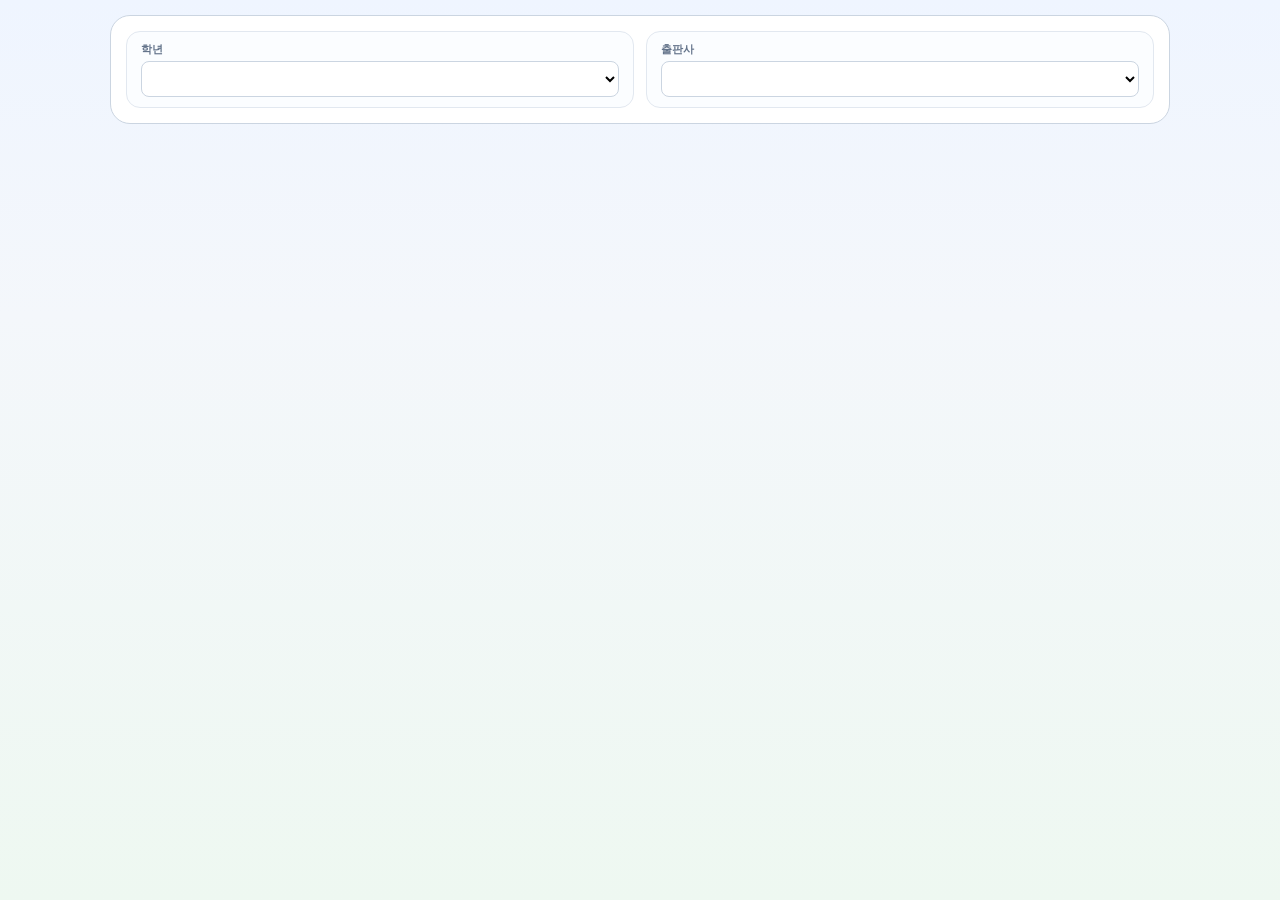
<file: writing.html>
<!DOCTYPE html>
<html lang="ko">
<head>
    <meta charset="UTF-8" />
    <meta name="viewport" content="width=device-width, initial-scale=1.0" />
    <title>영작 학습관</title>
    
    <!-- 1. 공통 디자인 파일 연결 -->
    <link rel="stylesheet" href="global.css">

    <style>
        /* 영작 학습관 전용 레이아웃 스타일 (global.css와 겹치지 않는 부분만 남김) */
        .panel { background: var(--card); border-radius: 20px; border: 1.5px solid var(--line); padding: 15px; margin-bottom: 15px; }
        .filter-grid { display: grid; grid-template-columns: 1fr 1fr; gap: 12px; }
        .filter-card { background: #fbfdff; border: 1px solid #e2e8f0; border-radius: 14px; padding: 10px 14px; }
        .filter-card label { display: block; font-size: 11px; color: var(--muted); font-weight: 800; margin-bottom: 4px; }
        .filter-card select { width: 100%; height: 36px; border: 1px solid var(--line); background: #fff; border-radius: 8px; font-size: 14px; font-weight: 700; outline: none; }

        .unit-grid { display: grid; grid-template-columns: repeat(auto-fill, minmax(200px, 1fr)); gap: 15px; }
        .unit-card {
            border: 2px solid var(--line);
            background: #fff; border-radius: 18px; padding: 18px;
            min-height: 140px; display: flex; flex-direction: column; justify-content: space-between;
            cursor: pointer; box-shadow: var(--shadow); text-align: left;
        }
        .unit-card:hover { border-color: var(--blue); }
        .badge { display: inline-flex; padding: 4px 10px; border-radius: 6px; font-size: 12px; font-weight: 800; background: #eef4ff; color: #335ea8; margin-bottom: 8px; width: max-content; }
        .unit-title { font-size: 19px; font-weight: 800; margin-bottom: 6px; color: #1e293b; }
        .meta { color: var(--muted); font-size: 13px; font-weight: 500; }

        #stageView, #gameView { display: none; }
        .quiz-head { display: flex; justify-content: space-between; align-items: center; margin-bottom: 10px; }
        .grid-container { display: grid; grid-template-columns: repeat(auto-fill, minmax(75px, 1fr)); gap: 10px; }
        .stage-btn { aspect-ratio: 1; font-size: 18px; border-radius: 16px; font-weight: 800; cursor: pointer; border: 2px solid var(--line); background: #fff; }
        .stage-unlocked { background: #4f8cff; color: white; border: none; }
        .stage-locked { background: #f1f5f9; color: #94a3b8; }
        .stage-complete { background: #4caf50; color: white; border: none; }

        .progress-pill { display: inline-flex; background: #eef4ff; color: #2f5da8; border-radius: 8px; padding: 5px 12px; font-size: 13px; font-weight: 800; }
        .progress-bar-wrap { width: 100%; height: 8px; background: #e2e8f0; border-radius: 999px; overflow: hidden; margin: 10px 0; }
        .progress-bar { height: 100%; width: 0%; background: #4caf50; transition: width 0.3s; }

        .question-card { background: #fff; border: 2px solid var(--line); border-radius: 20px; padding: 15px; box-shadow: var(--shadow); }
        .step-label { display: inline-block; padding: 4px 10px; border-radius: 8px; background: #fff4e8; color: #f97316; font-size: 11px; font-weight: 800; margin-bottom: 8px; }
        .prompt-box { padding: 15px; background: #f0f7ff; border: 1.5px solid #cbd5e1; border-radius: 14px; font-weight: 700; font-size: 17px; line-height: 1.5; color: #1e40af; margin-bottom: 12px; text-align: center; }

        .action-row { display: flex; align-items: center; gap: 10px; margin-bottom: 12px; }
        .hint-box { width: 90px; height: 44px; padding: 0 5px; background: #f8fafc; border: 1.5px solid var(--line); border-radius: 10px; font-size: 13px; color: var(--muted); text-align: center; display: flex; align-items: center; justify-content: center; }
        #checkBtn { flex: 1; height: 44px; background: #4caf50; color: #fff; border-radius: 10px; font-weight: 800; font-size: 17px; border: none; cursor: pointer; }

        .drop-zone { min-height: 90px; border: 2px dashed #94a3b8; border-radius: 16px; background: #fbfdff; display: flex; flex-wrap: wrap; gap: 8px; padding: 12px; margin-bottom: 12px; justify-content: center; align-content: center; }
        .word-bank { display: flex; flex-wrap: wrap; gap: 8px; justify-content: center; }
        .word-btn { padding: 8px 14px; font-size: 14px; border-radius: 10px; background: #4f8cff; color: white; font-weight: 800; border: none; cursor: pointer; box-shadow: 0 2px 5px rgba(0,0,0,0.1); }

        .type-input { 
            width: 100%; min-height: 60px; padding: 12px; font-size: 18px; 
            border: 2px solid #bfdbfe; border-radius: 14px; outline: none; 
            resize: none; background: #fff; font-family: Arial, sans-serif;
        }

        @media (max-width: 640px) {
            .unit-grid { grid-template-columns: 1fr 1fr; gap: 10px; }
            .grid-container { grid-template-columns: repeat(4, 1fr); gap: 8px; }
            .prompt-box { font-size: 16px; padding: 12px; }
            .hint-box { width: 75px; font-size: 12px; }
        }
    </style>
</head>
<body>

<div class="wrap">
    <!-- 상단 바는 global.js가 자동으로 삽입합니다 -->

    <!-- 메인 메뉴 화면 -->
    <div id="menuView">
        <div class="panel">
            <div class="filter-grid">
                <div class="filter-card"><label>학년</label><select id="gradeSelect"></select></div>
                <div class="filter-card"><label>출판사</label><select id="bookSelect"></select></div>
            </div>
        </div>
        <div id="unitGrid" class="unit-grid"></div>
    </div>

    <!-- 단계 선택 화면 (번호판) -->
    <div id="stageView">
        <div class="panel">
            <div class="quiz-head">
                <div class="progress-pill" id="stageTitle">단원</div>
                <button class="btn-std" id="stageBackBtn">목록</button>
            </div>
            <div id="stageGrid" class="grid-container" style="margin-top:10px;"></div>
        </div>
    </div>

    <!-- 실제 학습 화면 -->
    <div id="gameView">
        <div class="panel">
            <div class="quiz-head">
                <div class="progress-pill" id="progressText">1 / 1</div>
                <button class="btn-std" id="backBtn">뒤로</button>
            </div>
            <div class="progress-bar-wrap"><div id="progressBar" class="progress-bar"></div></div>
            
            <div class="question-card">
                <div id="stepLabel" class="step-label">Step 1</div>
                <div id="promptBox" class="prompt-box"></div>
                
                <div class="action-row">
                    <div id="hintBox" class="hint-box"></div>
                    <button id="checkBtn">제출</button>
                </div>

                <div id="arrangeArea">
                    <div id="answerArea" class="drop-zone"></div>
                    <div id="wordBank" class="word-bank"></div>
                </div>
                <div id="typingArea" style="display:none;">
                    <textarea id="typeInput" class="type-input" placeholder="영작 문장을 입력하세요..."></textarea>
                </div>
            </div>
        </div>
    </div>
</div>

<script type="module">
    // 2. 공통 로직 연결
    import { supabase, showAlert, initHeader, initSecurity } from './global.js';

    const catalog = {
        middle3: { label: '중3', books: {
            donga_yoon: { label: '동아(윤정미)', units: [
                { id: 'unit1', label: '1과', title: 'Lesson 1', file: 'writing/middle3/donga_yoon/unit1.json' },
                { id: 'unit2', label: '2과', title: 'Lesson 2', file: 'writing/middle3/donga_yoon/unit2.json' },
                { id: 'unit3', label: '3과', title: 'Lesson 3', file: 'writing/middle3/donga_yoon/unit3.json' }
            ]},
            ybm_song: { label: 'YBM(송미정)', units: [
                { id: 'unit1', label: '1과', title: 'Lesson 1', file: 'writing/middle3/ybm_song/unit1.json' },
                { id: 'unit2', label: '2과', title: 'Lesson 2', file: 'writing/middle3/ybm_song/unit2.json' },
                { id: 'unit3', label: '3과', title: 'Lesson 3', file: 'writing/middle3/ybm_song/unit3.json' }
            ]}
        }}
    };

    const qs = s => document.querySelector(s);
    const menuView = qs('#menuView'), stageView = qs('#stageView'), gameView = qs('#gameView');
    const gradeSelect = qs('#gradeSelect'), bookSelect = qs('#bookSelect'), unitGrid = qs('#unitGrid'), stageGrid = qs('#stageGrid'), typeInputEl = qs('#typeInput');

    let currentGrade = 'middle3', currentBook = 'donga_yoon', currentUnitMeta = null, currentData = null;
    let currentIndex = 0, currentStep = 1, typingWrongCount = 0, authUserId = null;
    let unitProgressMap = new Map(), isProcessing = false;

    // 유틸리티 함수
    const clean = t => String(t||'').toLowerCase().replace(/[“”]/g,'"').replace(/[‘’]/g,"'").replace(/[.,!?"]/g,'').replace(/\s+/g,' ').trim();
    const shuffle = a => { let c=[...a]; for(let i=c.length-1;i>0;i--){ const j=Math.floor(Math.random()*(i+1)); [c[i],c[j]]=[c[j],c[i]]; } return c; };
    const tokensOf = t => clean(t).split(' ').filter(Boolean);
    const autoResize = el => { el.style.height='auto'; el.style.height=el.scrollHeight+'px'; };

    // 진도 관련 함수
    function normalizeProgress(row) {
        const completed = Array.isArray(row?.completed_indexes) ? row.completed_indexes.map(v => Number(v)).filter(v => Number.isInteger(v) && v >= 0) : [];
        return { completed: [...new Set(completed)].sort((a,b)=>a-b), maxUnlockedIndex: Number.isInteger(row?.max_unlocked_index) ? Math.max(0, row.max_unlocked_index) : 0 };
    }

    async function loadProgress() {
        if (!authUserId) return;
        const { data } = await supabase.from('writing_unit_progress').select('*').eq('user_id', authUserId);
        unitProgressMap.clear();
        data?.forEach(r => unitProgressMap.set(`${r.grade_key}__${r.book_key}__${r.unit_id}`, normalizeProgress(r)));
    }

    function getProg(meta = currentUnitMeta) { return unitProgressMap.get(`${currentGrade}__${currentBook}__${meta.id}`) || { completed: [], maxUnlockedIndex: 0 }; }

    async function saveProgress(idx) {
        const key = `${currentGrade}__${currentBook}__${currentUnitMeta.id}`;
        let p = getProg();
        if (!p.completed.includes(idx)) p.completed.push(idx);
        p.completed = [...new Set(p.completed)].map(Number).sort((a,b)=>a-b);
        p.maxUnlockedIndex = Math.max(p.maxUnlockedIndex, (idx + 1 < currentData.items.length ? idx + 1 : idx));

        try {
            const { error: err1 } = await supabase.from('writing_unit_progress').upsert({
                user_id: authUserId, grade_key: currentGrade, book_key: currentBook, unit_id: currentUnitMeta.id,
                completed_indexes: p.completed, max_unlocked_index: p.maxUnlockedIndex, updated_at: new Date().toISOString()
            }, { onConflict: 'user_id,grade_key,book_key,unit_id' });
            if (err1) throw err1;

            const { error: err2 } = await supabase.from('writing_progress').upsert({
                user_id: authUserId, completed_count: p.completed.length, unit_total_count: currentData.items.length,
                unit_label: `${catalog[currentGrade].label} ${currentUnitMeta.label}`, last_completed_at: new Date().toISOString()
            }, { onConflict: 'user_id' });
            if (err2) throw err2;

            unitProgressMap.set(key, p);
        } catch (e) {
            console.error('Save failed:', e);
            showAlert('저장 실패', '서버와 연결이 불안정합니다. 잠시 후 다시 시도해 주세요.', true);
            throw e;
        }
    }

    // 문제 화면 제어
    function buildHintMessage(uI, ans, count) {
        const uT = tokensOf(uI), aT = tokensOf(ans), wrong = [];
        aT.forEach((w, i) => { if(uT[i] !== w) wrong.push(i); });
        if (!wrong.length) return '다시 확인해 보세요.';
        if (count === 1) return `틀린 단어가 ${wrong.length}개 있어요.`;
        if (count === 2) return `${wrong.map(i => i+1).join(', ')}번째를 확인하세요.`;
        return wrong.map(i => `${i+1}번째(${aT[i][0]}...)`).join(', ') + " 확인 필요";
    }

    async function renderUnits() {
        unitGrid.innerHTML = '';
        for (const u of catalog[currentGrade].books[currentBook].units) {
            const res = await fetch(u.file), data = await res.json(), p = getProg(u);
            const card = document.createElement('button'); card.className = 'unit-card';
            card.innerHTML = `<div><div class="badge">${u.label}</div><div class="unit-title">${u.title}</div></div>
                              <div class="meta">진도: ${p.completed.length}/${data.items.length} (${Math.round(p.completed.length/data.items.length*100)||0}%)</div>`;
            card.onclick = () => openUnit(u, data); unitGrid.appendChild(card);
        }
    }

    function openUnit(u, data) {
        currentUnitMeta = u; currentData = data;
        menuView.style.display = 'none'; stageView.style.display = 'block';
        qs('#stageTitle').textContent = u.label; renderStages();
    }

    function renderStages() {
        const p = getProg(); stageGrid.innerHTML = '';
        currentData.items.forEach((_, i) => {
            const btn = document.createElement('button');
            const done = p.completed.includes(i), open = i <= p.maxUnlockedIndex;
            btn.className = `stage-btn ${done ? 'stage-complete' : open ? 'stage-unlocked' : 'stage-locked'}`;
            btn.textContent = open ? i + 1 : '🔒';
            if (open) btn.onclick = () => startQuiz(i); stageGrid.appendChild(btn);
        });
    }

    function startQuiz(i) {
        currentIndex = i; currentStep = 1; typingWrongCount = 0;
        stageView.style.display = 'none'; gameView.style.display = 'block'; showQuestion();
    }

    function showQuestion() {
        const item = currentData.items[currentIndex];
        qs('#progressText').textContent = `${currentIndex + 1} / ${currentData.items.length}`;
        qs('#progressBar').style.width = `${((currentIndex+1)/currentData.items.length)*100}%`;
        qs('#promptBox').textContent = item.ko; qs('#hintBox').textContent = `${item.en.split(' ').length}단어`;
        if (currentStep === 1) {
            qs('#stepLabel').textContent = 'Step 1. 단어 배열';
            qs('#arrangeArea').style.display = 'block'; qs('#typingArea').style.display = 'none';
            qs('#answerArea').innerHTML = ''; qs('#wordBank').innerHTML = '';
            shuffle(item.en.split(' ')).forEach(w => {
                const b = document.createElement('button'); b.className = 'word-btn'; b.textContent = w;
                b.onclick = () => (b.parentElement.id==='wordBank'?qs('#answerArea'):qs('#wordBank')).appendChild(b);
                qs('#wordBank').appendChild(b);
            });
        } else {
            qs('#stepLabel').textContent = 'Step 2. 직접 타이핑';
            qs('#arrangeArea').style.display = 'none'; qs('#typingArea').style.display = 'block';
            typeInputEl.value = ''; autoResize(typeInputEl); typeInputEl.focus();
        }
    }

    // 제출 버튼 동작
    qs('#checkBtn').onclick = async () => {
        if (isProcessing) return;
        const ans = currentData.items[currentIndex].en;
        let ok = false;

        if (currentStep === 1) {
            const user = [...qs('#answerArea').children].map(n => n.textContent).join(' ');
            ok = clean(user) === clean(ans);
            if (ok) {
                showAlert('정답!', '잘하셨습니다. 타이핑 단계로 넘어갑니다.', false, () => {
                    currentStep = 2; showQuestion();
                });
            } else {
                showAlert('오답', '배열 순서가 틀렸습니다. 다시 확인하세요.', true);
            }
        } else {
            const user = typeInputEl.value;
            ok = clean(user) === clean(ans);
            if (ok) {
                // 성공 시 서버 저장 및 다음 문제
                try {
                    isProcessing = true;
                    // showAlert를 통해 로딩 메시지를 띄워도 좋지만, 여기서는 바로 저장 시도
                    await saveProgress(currentIndex);
                    showAlert('완료!', '마스터했습니다!', false, () => {
                        isProcessing = false;
                        if (currentIndex < currentData.items.length - 1) startQuiz(currentIndex + 1);
                        else { stageView.style.display = 'block'; gameView.style.display = 'none'; renderStages(); }
                    });
                } catch (e) {
                    isProcessing = false;
                }
            } else {
                typingWrongCount++;
                showAlert('오답', buildHintMessage(user, ans, typingWrongCount), true, () => {
                    typeInputEl.focus();
                });
            }
        }
    };

    // 버튼 및 이벤트 바인딩
    qs('#backBtn').onclick = () => { stageView.style.display = 'block'; gameView.style.display = 'none'; renderStages(); };
    qs('#stageBackBtn').onclick = () => { stageView.style.display = 'none'; menuView.style.display = 'block'; renderUnits(); };
    typeInputEl.oninput = () => autoResize(typeInputEl);
    typeInputEl.onkeydown = (e) => {
        if (e.key === 'Enter') {
            e.preventDefault();
            qs('#checkBtn').click();
        }
    };

    gradeSelect.onchange = async () => { currentGrade = gradeSelect.value; await renderUnits(); };
    bookSelect.onchange = async () => { currentBook = bookSelect.value; await renderUnits(); };

    // 3. 페이지 초기화 로직
    (async () => {
        const { data: { user } } = await supabase.auth.getUser();
        if (!user) { location.href = 'login.html'; return; }
        authUserId = user.id;

        await initHeader('영작 학습관'); 
        initSecurity(typeInputEl);
        await loadProgress();

        gradeSelect.innerHTML = '<option value="middle3">중3</option>';
        bookSelect.innerHTML = Object.entries(catalog.middle3.books).map(([k,v])=>`<option value="${k}">${v.label}</option>`).join('');
        renderUnits();
    })();
</script>
</body>
</html>
</file>
<file: global.css>
/* [Global Standard CSS] 디자인 복구 및 강화 */
* { box-sizing: border-box; -webkit-tap-highlight-color: transparent; }

:root {
    --bg: #f4f7fb;
    --card: #ffffff;
    --line: #cbd5e1;
    --text: #1f2937;
    --muted: #64748b;
    --blue: #4f8cff;
    --green: #4caf50;
    --slate: #607d8b;
    --shadow: 0 4px 15px rgba(15, 23, 42, 0.08);
}

html, body { 
    margin: 0; padding: 0; height: 100%; 
    font-family: Arial, sans-serif;
    background: linear-gradient(180deg, #eff5ff 0%, #f4f7fb 35%, #eef8f1 100%);
    color: var(--text); 
    user-select: none;
    -webkit-user-select: none;
}

.wrap { width: 100%; max-width: 1100px; margin: 0 auto; padding: 15px 20px; min-height: 100vh; }

/* 상단바 */
.topbar {
    display: flex; justify-content: space-between; align-items: center;
    padding: 10px 0; margin-bottom: 25px; flex-wrap: wrap; gap: 10px;
}
.topbar h1 { margin: 0; font-size: 28px; font-weight: 800; letter-spacing: -0.03em; color: #0f172a; }
.btns { display: flex; gap: 10px; }

/* ★★★ 통합 버튼 디자인 (기본형 탈출) ★★★ */
.btn-global {
    border: none; border-radius: 12px; font-size: 14px; font-weight: 800;
    cursor: pointer; transition: all 0.2s ease;
    padding: 12px 20px; box-shadow: 0 4px 10px rgba(0,0,0,0.1);
    white-space: nowrap;
}

/* 학습 홈: 선명한 파란색 */
.btn-home { background: var(--blue) !important; color: #fff !important; }
.btn-home:hover { background: #3b82f6 !important; transform: translateY(-2px); box-shadow: 0 8px 18px rgba(79, 140, 255, 0.35); }

/* 로그아웃: 세련된 슬레이트 회색 */
.btn-logout { background: var(--slate) !important; color: #fff !important; }
.btn-logout:hover { background: #475569 !important; transform: translateY(-2px); box-shadow: 0 8px 18px rgba(100, 116, 139, 0.35); }

/* 단원 카드 디자인 */
.unit-grid { display: grid; grid-template-columns: repeat(auto-fill, minmax(220px, 1fr)); gap: 18px; }
.unit-card {
    border: 2px solid var(--line); background: #fff; border-radius: 22px; padding: 22px;
    min-height: 150px; display: flex; flex-direction: column; justify-content: space-between;
    cursor: pointer; box-shadow: var(--shadow); text-align: left; transition: all 0.3s ease;
}
.unit-card:hover { border-color: var(--blue); transform: translateY(-5px); box-shadow: 0 15px 35px rgba(15, 23, 42, 0.12); }
.badge { display: inline-flex; padding: 5px 12px; border-radius: 8px; font-size: 12px; font-weight: 800; background: #eef4ff; color: #335ea8; margin-bottom: 10px; }
.unit-title { font-size: 22px; font-weight: 800; margin-bottom: 8px; color: #1e293b; }
.meta { color: var(--muted); font-size: 14px; font-weight: 600; }

/* 팝업(모달) */
#globalModal { position: fixed; inset: 0; background: rgba(15, 23, 42, 0.6); display: none; justify-content: center; align-items: center; padding: 20px; z-index: 9999; backdrop-filter: blur(4px); }
.modal-content { background: #fff; border-radius: 28px; padding: 30px; width: 100%; max-width: 400px; text-align: center; box-shadow: 0 25px 60px rgba(0,0,0,0.25); }
.m-btn { width: 100%; padding: 15px; border-radius: 14px; font-weight: 800; font-size: 17px; cursor: pointer; border: none; transition: 0.2s; }

/* 모바일 최적화 */
@media (max-width: 640px) {
    .topbar h1 { font-size: 22px; }
    .btn-global { padding: 10px 16px; font-size: 13px; }
    .unit-grid { grid-template-columns: 1fr 1fr; gap: 12px; }
    .unit-card { padding: 18px; min-height: 130px; }
    .unit-title { font-size: 18px; }
}
</file>
